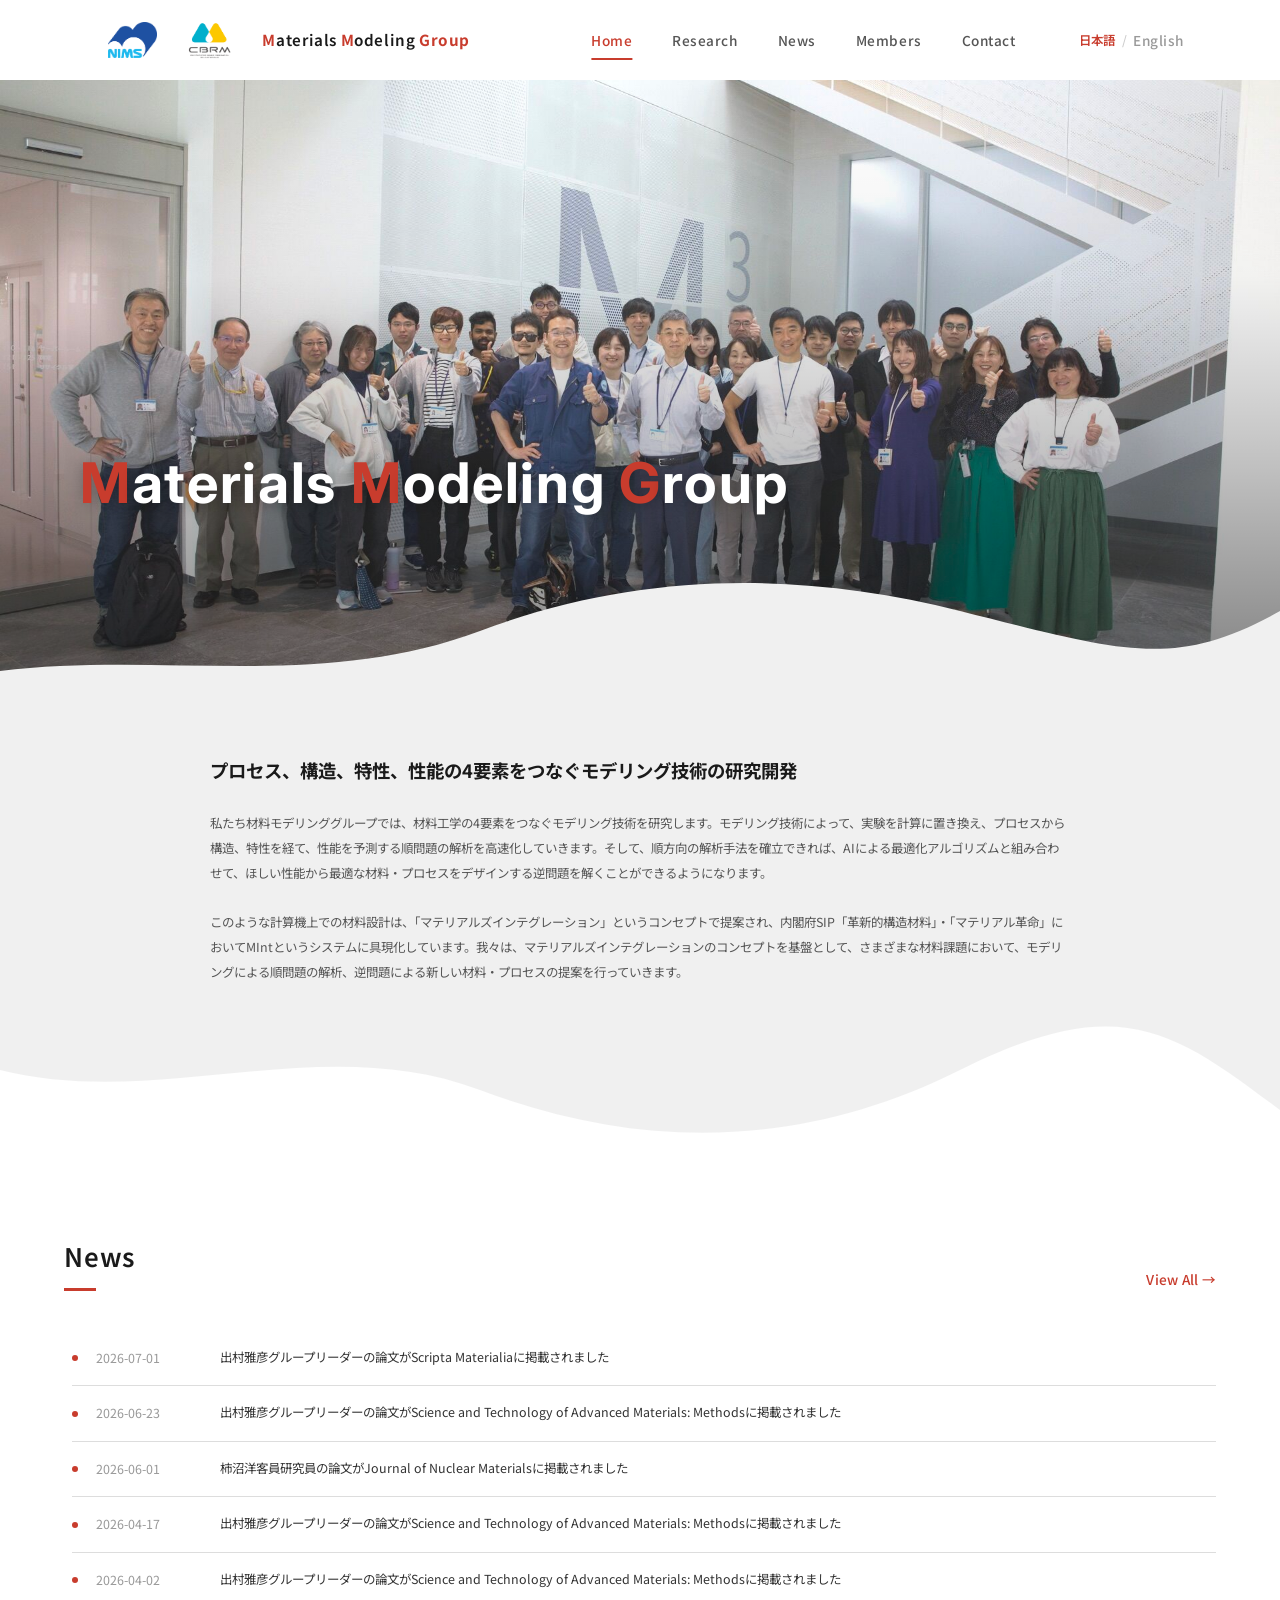
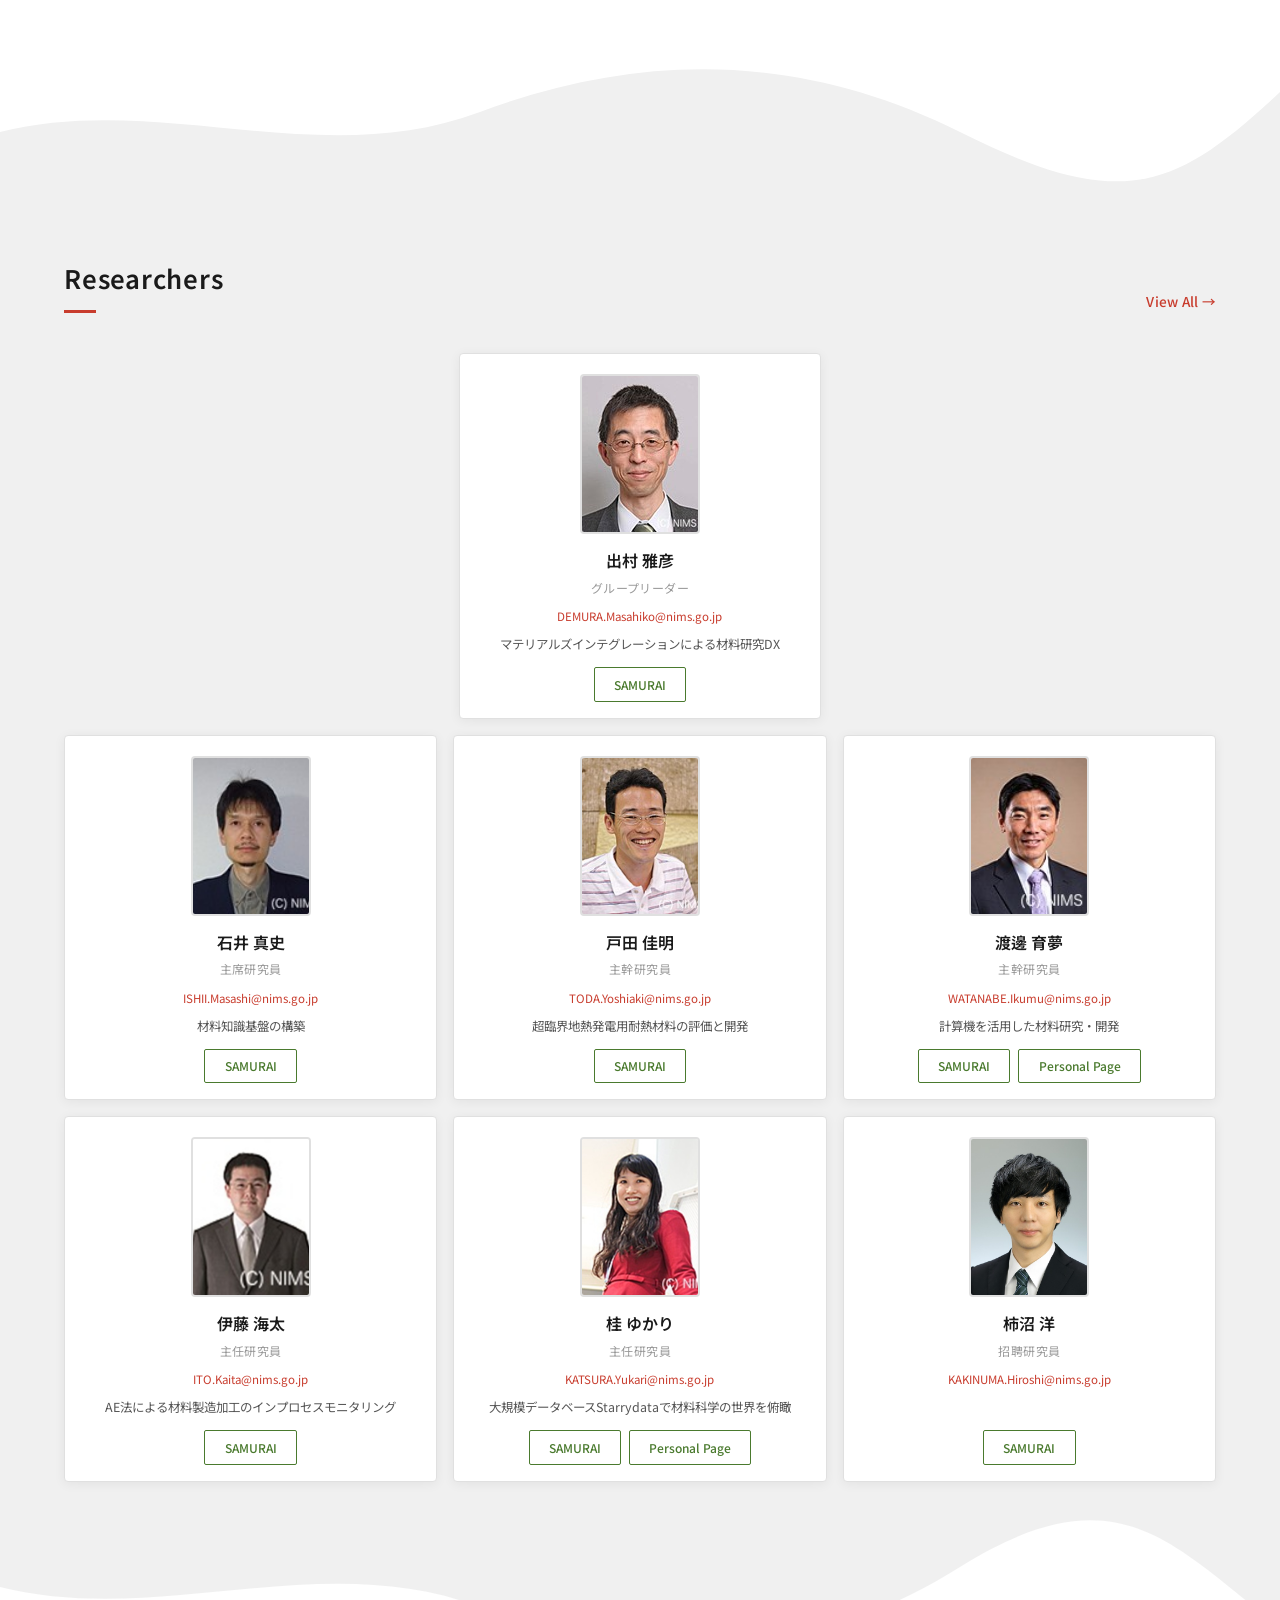
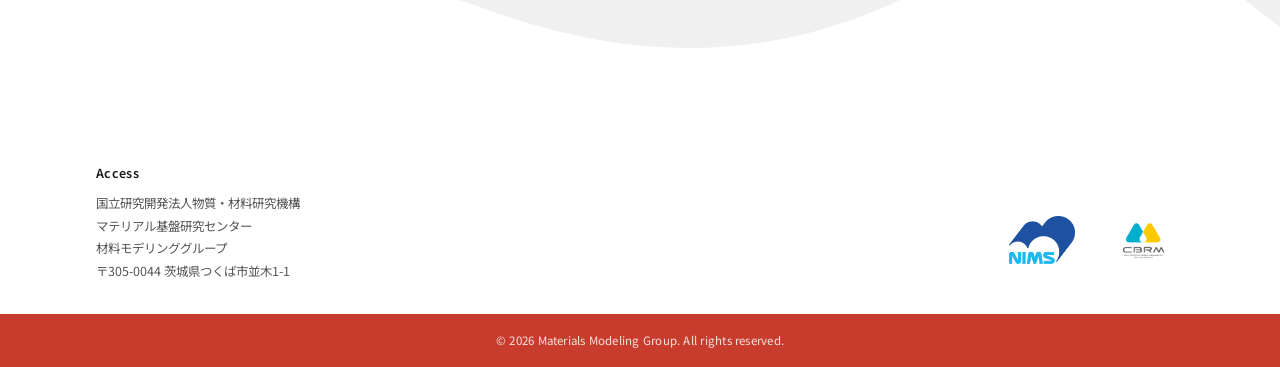
<file: index.html>
<!DOCTYPE html>
<html lang="ja">
<head>
  <meta charset="UTF-8">
  <meta name="viewport" content="width=device-width, initial-scale=1.0">
  <title>Materials Modeling Group</title>
  <link rel="stylesheet" href="css/style.css">
</head>
<body>
  <header class="navbar">
    <div class="navbar-inner">
      <a href="index.html" class="navbar-brand">
        <div class="navbar-logos">
          <img src="images/logo_nims_20190425mark.png" alt="NIMS" class="logo-link" onclick="event.preventDefault();event.stopPropagation();window.open(&#39;https://www.nims.go.jp/&#39;,&#39;_blank&#39;)" style="cursor:pointer">
          <img src="images/cbrm_logo_tate.png" alt="CBRM" class="logo-link" onclick="event.preventDefault();event.stopPropagation();window.open(&#39;https://www.nims.go.jp/cbrm/&#39;,&#39;_blank&#39;)" style="cursor:pointer">
        </div>
        <span class="navbar-brand-text"><span>M</span>aterials <span>M</span>odeling <span>G</span><span class="group-full">roup</span><span class="group-short">r.</span></span>
      </a>
      <nav class="nav-links">
        <a href="index.html" class="active">Home</a>
        <a href="research.html">Research</a>
        <a href="news.html">News</a>
        <a href="members.html">Members</a>
        <a href="contact.html">Contact</a>
        <div class="lang-switcher">
          <span class="lang-active">日本語</span>
          <span class="lang-separator">/</span>
          <a href="index-en.html">English</a>
        </div>
      </nav>
      <button class="hamburger" aria-label="Menu">
        <span></span>
        <span></span>
        <span></span>
      </button>
    </div>
  </header>

  <section class="hero">
    <div class="hero-image">
      <img src="images/mmg_top.jpg" alt="Materials Modeling Group">
      <div class="hero-overlay">
        <h1 class="hero-title"><span class="accent">M</span>aterials <span class="accent">M</span>odeling <span class="accent">G</span>roup</h1>
      </div>
    </div>
    <div class="wave-divider wave-alt">
      <svg viewBox="0 0 1440 220" preserveAspectRatio="none" xmlns="http://www.w3.org/2000/svg">
        <path d="M0,160 C180,140 360,180 540,120 S900,60 1080,100 S1320,160 1440,100 L1440,220 L0,220 Z"/>
      </svg>
    </div>
  </section>

  <section class="section section-alt">
    <div class="container">
      <div class="intro-section fade-in-up">
        <h2 class="intro-heading">プロセス、構造、特性、性能の4要素をつなぐモデリング技術の研究開発</h2>
        <div class="intro-text">
          <p>私たち材料モデリンググループでは、材料工学の4要素をつなぐモデリング技術を研究します。モデリング技術によって、実験を計算に置き換え、プロセスから構造、特性を経て、性能を予測する順問題の解析を高速化していきます。そして、順方向の解析手法を確立できれば、AIによる最適化アルゴリズムと組み合わせて、ほしい性能から最適な材料・プロセスをデザインする逆問題を解くことができるようになります。</p>
          <p>このような計算機上での材料設計は、「マテリアルズインテグレーション」というコンセプトで提案され、内閣府SIP「革新的構造材料」・「マテリアル革命」においてMIntというシステムに具現化しています。我々は、マテリアルズインテグレーションのコンセプトを基盤として、さまざまな材料課題において、モデリングによる順問題の解析、逆問題による新しい材料・プロセスの提案を行っていきます。</p>
        </div>
      </div>
    </div>
    <div class="wave-divider-bottom">
      <svg viewBox="0 0 1440 220" preserveAspectRatio="none" xmlns="http://www.w3.org/2000/svg">
        <path d="M0,80 C180,120 360,40 540,100 S900,160 1080,80 S1320,40 1440,120 L1440,220 L0,220 Z" fill="#fff"/>
      </svg>
    </div>
  </section>

  <section class="section section-white">
    <div class="container">
      <div class="section-header fade-in-up">
        <h2>News</h2>
        <a href="news.html" class="more-link">View All →</a>
      </div>
      <div class="news-timeline fade-in-up" id="top-news">
      </div>
    </div>
    <div class="wave-divider-bottom">
      <svg viewBox="0 0 1440 220" preserveAspectRatio="none" xmlns="http://www.w3.org/2000/svg">
        <path d="M0,120 C180,80 360,160 540,100 S900,40 1080,120 S1320,180 1440,80 L1440,220 L0,220 Z" fill="#f0f0f0"/>
      </svg>
    </div>
  </section>

  <section class="section section-alt">
    <div class="container">
      <div class="section-header fade-in-up">
        <h2>Researchers</h2>
        <a href="members.html" class="more-link">View All →</a>
      </div>
      <div class="top-member-wrapper fade-in-up">
      <div class="top-member-leader">
        <div class="top-member-card">
          <img class="top-member-photo" src="images/出村雅彦.jpg" alt="出村 雅彦">
          <div class="top-member-body">
            <h3 class="top-member-name">出村 雅彦</h3>
            <p class="top-member-title">グループリーダー</p>
            <p class="top-member-email"><a href="mailto:DEMURA.Masahiko@nims.go.jp">DEMURA.Masahiko@nims.go.jp</a></p>
            <p class="top-member-research">マテリアルズインテグレーションによる材料研究DX</p>
            <div class="top-member-buttons">
              <a href="https://samurai.nims.go.jp/profiles/demura_masahiko" class="personal-page-btn" target="_blank">SAMURAI</a>
            </div>
          </div>
        </div>
      </div>
      <div class="top-member-grid">
        <div class="top-member-card">
          <img class="top-member-photo" src="images/石井真史.jpg" alt="石井 真史">
          <div class="top-member-body">
            <h3 class="top-member-name">石井 真史</h3>
            <p class="top-member-title">主席研究員</p>
            <p class="top-member-email"><a href="mailto:ISHII.Masashi@nims.go.jp">ISHII.Masashi@nims.go.jp</a></p>
            <p class="top-member-research">材料知識基盤の構築</p>
            <div class="top-member-buttons">
              <a href="https://samurai.nims.go.jp/profiles/ishii_masashi" class="personal-page-btn" target="_blank">SAMURAI</a>
            </div>
          </div>
        </div>
        <div class="top-member-card">
          <img class="top-member-photo" src="images/戸田佳明.jpg" alt="戸田 佳明">
          <div class="top-member-body">
            <h3 class="top-member-name">戸田 佳明</h3>
            <p class="top-member-title">主幹研究員</p>
            <p class="top-member-email"><a href="mailto:TODA.Yoshiaki@nims.go.jp">TODA.Yoshiaki@nims.go.jp</a></p>
            <p class="top-member-research">超臨界地熱発電用耐熱材料の評価と開発</p>
            <div class="top-member-buttons">
              <a href="https://samurai.nims.go.jp/profiles/toda_yoshiaki" class="personal-page-btn" target="_blank">SAMURAI</a>
            </div>
          </div>
        </div>
        <div class="top-member-card">
          <img class="top-member-photo" src="images/渡邊育夢.jpg" alt="渡邊 育夢">
          <div class="top-member-body">
            <h3 class="top-member-name">渡邊 育夢</h3>
            <p class="top-member-title">主幹研究員</p>
            <p class="top-member-email"><a href="mailto:WATANABE.Ikumu@nims.go.jp">WATANABE.Ikumu@nims.go.jp</a></p>
            <p class="top-member-research">計算機を活用した材料研究・開発</p>
            <div class="top-member-buttons">
              <a href="https://samurai.nims.go.jp/profiles/watanabe_ikumu" class="personal-page-btn" target="_blank">SAMURAI</a>
              <a href="https://www.nims.go.jp/personal/ikumu/" class="personal-page-btn" target="_blank">Personal Page</a>
            </div>
          </div>
        </div>
      </div>
      <div class="top-member-grid">
        <div class="top-member-card">
          <img class="top-member-photo" src="images/伊藤海太.jpg" alt="伊藤 海太">
          <div class="top-member-body">
            <h3 class="top-member-name">伊藤 海太</h3>
            <p class="top-member-title">主任研究員</p>
            <p class="top-member-email"><a href="mailto:ITO.Kaita@nims.go.jp">ITO.Kaita@nims.go.jp</a></p>
            <p class="top-member-research">AE法による材料製造加工のインプロセスモニタリング</p>
            <div class="top-member-buttons">
              <a href="https://samurai.nims.go.jp/profiles/ito_kaita" class="personal-page-btn" target="_blank">SAMURAI</a>
            </div>
          </div>
        </div>
        <div class="top-member-card">
          <img class="top-member-photo" src="images/桂ゆかり.jpg" alt="桂 ゆかり">
          <div class="top-member-body">
            <h3 class="top-member-name">桂 ゆかり</h3>
            <p class="top-member-title">主任研究員</p>
            <p class="top-member-email"><a href="mailto:KATSURA.Yukari@nims.go.jp">KATSURA.Yukari@nims.go.jp</a></p>
            <p class="top-member-research">大規模データベースStarrydataで材料科学の世界を俯瞰</p>
            <div class="top-member-buttons">
              <a href="https://samurai.nims.go.jp/profiles/katsura_yukari" class="personal-page-btn" target="_blank">SAMURAI</a>
              <a href="#" class="personal-page-btn" target="_blank">Personal Page</a>
            </div>
          </div>
        </div>
        <div class="top-member-card">
          <img class="top-member-photo" src="images/柿沼洋.jpg" alt="柿沼 洋">
          <div class="top-member-body">
            <h3 class="top-member-name">柿沼 洋</h3>
            <p class="top-member-title">招聘研究員</p>
            <p class="top-member-email"><a href="mailto:KAKINUMA.Hiroshi@nims.go.jp">KAKINUMA.Hiroshi@nims.go.jp</a></p>
            <p class="top-member-research"></p>
            <div class="top-member-buttons">
              <a href="https://samurai.nims.go.jp/profiles/kakinuma_hiroshi" class="personal-page-btn" target="_blank">SAMURAI</a>
            </div>
          </div>
        </div>
      </div>
      </div>
    </div>
    <div class="wave-divider-bottom">
      <svg viewBox="0 0 1440 220" preserveAspectRatio="none" xmlns="http://www.w3.org/2000/svg">
        <path d="M0,100 C180,140 360,60 540,120 S900,180 1080,80 S1320,60 1440,140 L1440,220 L0,220 Z" fill="#fff"/>
      </svg>
    </div>
  </section>

  <footer class="footer">
    <div class="footer-inner">
      <div class="footer-content">
        <div class="footer-access">
          <p class="footer-access-title">Access</p>
          <p>国立研究開発法人物質・材料研究機構</p>
          <p>マテリアル基盤研究センター</p>
          <p>材料モデリンググループ</p>
          <p>〒305-0044 茨城県つくば市並木1-1</p>
        </div>
        <div class="footer-logos">
          <a href="https://www.nims.go.jp/" target="_blank" rel="noopener"><img src="images/logo_nims_20190425mark.png" alt="NIMS"></a>
          <a href="https://www.nims.go.jp/cbrm/" target="_blank" rel="noopener"><img src="images/cbrm_logo_tate.png" alt="CBRM"></a>
        </div>
      </div>
    </div>
    <div class="footer-bottom">
      <p class="footer-copy">&copy; 2026 Materials Modeling Group. All rights reserved.</p>
    </div>
  </footer>

  <script src="js/main.js"></script>
  <script>
    (function() {
      var el = document.getElementById('top-news');
      if (!el) return;
      var base = location.pathname.substring(0, location.pathname.lastIndexOf('/') + 1);
      fetch(base + 'data/news.json')
        .then(function(r) { return r.json(); })
        .then(function(data) {
          var lang = location.pathname.includes('-en.html') ? 'en' : 'ja';
          data.slice(0, 5).forEach(function(item) {
            var title = lang === 'en' ? (item.title_en || item.title) : item.title;
            var div = document.createElement('div');
            div.className = 'news-timeline-item';
            div.innerHTML = '<span class="date">' + (item.date || '') + '</span><span class="news-title">' + title + '</span>';
            el.appendChild(div);
          });
          el.classList.add('visible');
        });
    })();
  </script>
</body>
</html>
</file>
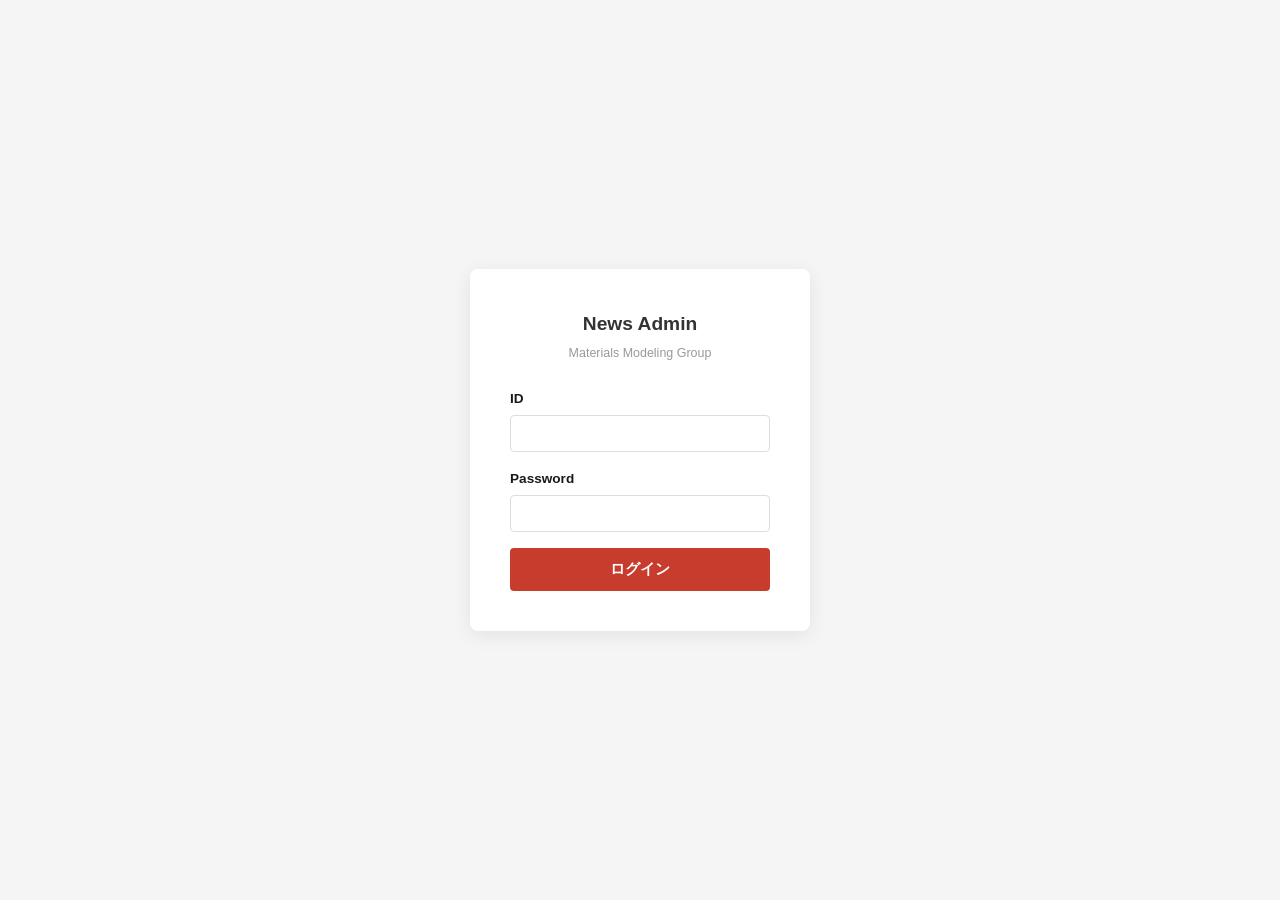
<file: admin/index.html>
<!DOCTYPE html>
<html lang="ja">
<head>
  <meta charset="UTF-8">
  <meta name="viewport" content="width=device-width, initial-scale=1.0">
  <title>News Admin - Materials Modeling Group</title>
  <style>
    * { box-sizing: border-box; margin: 0; padding: 0; }
    body { font-family: 'Noto Sans JP', 'Inter', sans-serif; background: #f5f5f5; color: #333; line-height: 1.6; }
    .container { max-width: 1200px; margin: 2rem auto; padding: 0 1rem; width: 100%; overflow: hidden; }
    .layout { display: flex; gap: 1.5rem; align-items: flex-start; }
    .col-list { flex: 3; min-width: 0; overflow: hidden; }
    .col-form { flex: 7; min-width: 0; position: sticky; top: 1rem; }
    @media (max-width: 900px) {
      .layout { flex-direction: column-reverse; gap: 1rem; }
      .col-list, .col-form { width: 100%; flex: none; position: static; }
    }
    @media (max-width: 480px) {
      .container { padding: 0 0.5rem; margin: 1rem auto; }
      .card { padding: 1rem; }
      h1 { font-size: 1.2rem; }
      .subtitle { font-size: 0.75rem; margin-bottom: 1rem; }
    }
    h1 { font-size: 1.5rem; font-weight: 600; margin-bottom: 0.5rem; color: #1a1a1a; }
    .subtitle { color: #888; font-size: 0.85rem; margin-bottom: 2rem; }
    .card { background: #fff; border-radius: 8px; padding: 2rem; box-shadow: 0 2px 12px rgba(0,0,0,0.06); margin-bottom: 1.5rem; }
    .card h2 { font-size: 1.1rem; font-weight: 600; margin-bottom: 1rem; color: #1a1a1a; }
    .field { margin-bottom: 1.2rem; }
    label { display: block; font-size: 0.85rem; font-weight: 600; color: #1a1a1a; margin-bottom: 0.3rem; }
    label .hint { font-weight: 400; color: #999; font-size: 0.75rem; display: block; margin-top: 0.1rem; }
    input[type="text"], input[type="date"], select, textarea {
      width: 100%; padding: 0.5rem 0.7rem; border: 1px solid #ddd; border-radius: 4px;
      font-size: 0.88rem; font-family: inherit; transition: border-color 0.2s;
    }
    input:focus, select:focus, textarea:focus { outline: none; border-color: #c83c2d; }
    textarea { min-height: 80px; resize: vertical; }
    .btn { display: inline-block; padding: 0.6rem 1.2rem; border: none; border-radius: 4px; font-size: 0.88rem; font-weight: 600; cursor: pointer; transition: background 0.2s; }
    .btn-primary { background: #c83c2d; color: #fff; width: 100%; }
    .btn-primary:hover { background: #a02e22; }
    .btn-primary:disabled { background: #ccc; cursor: not-allowed; }
    .btn-edit { background: #4a7a2e; color: #fff; font-size: 0.78rem; padding: 0.35rem 0.8rem; }
    .btn-edit:hover { background: #3a6224; }
    .btn-delete { background: transparent; color: #c83c2d; border: 1px solid #c83c2d; font-size: 0.78rem; padding: 0.35rem 0.8rem; }
    .btn-delete:hover { background: #fbe9e7; }
    .btn-cancel { background: #eee; color: #666; font-size: 0.78rem; padding: 0.35rem 0.8rem; }
    .btn-cancel:hover { background: #ddd; }
    .btn-save { background: #c83c2d; color: #fff; font-size: 0.78rem; padding: 0.35rem 0.8rem; }
    .btn-save:hover { background: #a02e22; }
    .message { margin-top: 1rem; padding: 0.7rem 1rem; border-radius: 4px; font-size: 0.85rem; display: none; }
    .message.success { display: block; background: #e8f5e9; color: #2e7d32; border: 1px solid #a5d6a7; }
    .message.error { display: block; background: #fbe9e7; color: #c62828; border: 1px solid #ef9a9a; }
    .back-link { display: inline-block; margin-top: 1rem; color: #888; font-size: 0.8rem; text-decoration: none; }
    .back-link:hover { color: #c83c2d; }
    /* フィルタ */
    .filters { display: flex; gap: 0.5rem; align-items: center; margin-bottom: 0.8rem; flex-wrap: wrap; }
    .filters select { padding: 0.3rem 0.5rem; border: 1px solid #ddd; border-radius: 4px; font-size: 0.78rem; font-family: inherit; }
    .filters select:focus { outline: none; border-color: #c83c2d; }
    /* 投稿一覧 */
    .news-item { border: 1px solid #eee; border-radius: 6px; padding: 0.8rem; margin-bottom: 0.6rem; transition: box-shadow 0.2s; overflow: hidden; }
    .news-item:hover { box-shadow: 0 2px 8px rgba(0,0,0,0.06); }
    .news-item-header { display: flex; flex-wrap: wrap; justify-content: space-between; align-items: center; margin-bottom: 0.3rem; gap: 0.3rem; }
    .news-item-meta { display: flex; gap: 0.4rem; align-items: center; min-width: 0; }
    .news-item-meta .cat { background: #f0f0f0; padding: 0.1rem 0.4rem; border-radius: 3px; font-size: 0.68rem; color: #666; white-space: nowrap; }
    .news-item-meta .dt { font-size: 0.7rem; color: #999; white-space: nowrap; }
    .news-item-title { font-size: 0.82rem; font-weight: 600; color: #1a1a1a; margin-bottom: 0.2rem; overflow: hidden; text-overflow: ellipsis; white-space: nowrap; }
    .news-item-body { font-size: 0.72rem; color: #888; line-height: 1.4; overflow: hidden; text-overflow: ellipsis; white-space: nowrap; }
    .news-item-actions { display: flex; gap: 0.3rem; flex-shrink: 0; }
    .loading { text-align: center; color: #999; padding: 2rem; font-size: 0.85rem; }
    /* 編集フォーム（インライン） */
    .edit-form { margin-top: 0.8rem; padding-top: 0.8rem; border-top: 1px solid #eee; }
    .edit-form .field { margin-bottom: 0.8rem; }
    .edit-form label { font-size: 0.78rem; }
    .edit-form input, .edit-form select, .edit-form textarea { font-size: 0.82rem; padding: 0.4rem 0.6rem; }
    .edit-form textarea { min-height: 60px; }
    .edit-actions { display: flex; gap: 0.5rem; justify-content: flex-end; flex-wrap: wrap; }
    .confirm-delete { margin-top: 0.5rem; padding: 0.6rem; background: #fff5f5; border-radius: 4px; font-size: 0.82rem; color: #c62828; display: flex; align-items: center; flex-wrap: wrap; gap: 0.4rem; }
    .confirm-delete .btn { margin-left: 0; }
    /* ログイン画面 */
    .login-overlay {
      position: fixed; top: 0; left: 0; width: 100%; height: 100%;
      background: #f5f5f5; z-index: 9999;
      display: flex; align-items: center; justify-content: center;
    }
    .login-overlay.hidden { display: none; }
    .login-box {
      background: #fff; border-radius: 8px; padding: 2.5rem;
      box-shadow: 0 4px 20px rgba(0,0,0,0.08); width: 340px; max-width: calc(100% - 2rem); text-align: center;
    }
    .login-box h2 { font-size: 1.2rem; margin-bottom: 0.3rem; }
    .login-box .login-sub { color: #999; font-size: 0.78rem; margin-bottom: 1.5rem; }
    .login-box .field { text-align: left; margin-bottom: 1rem; }
    .login-box input[type="text"], .login-box input[type="password"] {
      width: 100%; padding: 0.6rem 0.8rem; border: 1px solid #ddd;
      border-radius: 4px; font-size: 0.9rem; font-family: inherit;
    }
    .login-box input:focus { outline: none; border-color: #c83c2d; }
    .login-box .btn-login {
      width: 100%; padding: 0.7rem; background: #c83c2d; color: #fff;
      border: none; border-radius: 4px; font-size: 0.95rem; font-weight: 600;
      cursor: pointer; transition: background 0.2s;
    }
    .login-box .btn-login:hover { background: #a02e22; }
    .login-error { color: #c62828; font-size: 0.8rem; margin-top: 0.8rem; display: none; }
    .admin-content.locked { display: none; }
  </style>
</head>
<body>
  <!-- ログイン画面 -->
  <div class="login-overlay" id="login-overlay">
    <div class="login-box">
      <h2>News Admin</h2>
      <p class="login-sub">Materials Modeling Group</p>
      <form id="login-form">
        <div class="field">
          <label>ID</label>
          <input type="text" id="login-id" autocomplete="username">
        </div>
        <div class="field">
          <label>Password</label>
          <input type="password" id="login-pw" autocomplete="current-password">
        </div>
        <button type="submit" class="btn-login">ログイン</button>
      </form>
      <p class="login-error" id="login-error">IDまたはパスワードが正しくありません</p>
    </div>
  </div>

  <!-- 管理画面本体 -->
  <div class="container admin-content locked" id="admin-content">
    <h1>News Admin</h1>
    <p class="subtitle">Materials Modeling Group - ニュース管理</p>

    <div class="layout">
      <!-- 左: 投稿一覧 -->
      <div class="col-list">
        <div class="card">
          <h2>投稿一覧</h2>
          <div class="filters">
            <select id="filter-year" onchange="renderList()">
              <option value="">すべての年</option>
            </select>
            <select id="filter-category" onchange="renderList()">
              <option value="">すべてのカテゴリ</option>
            </select>
            <span id="filter-count" style="font-size:0.75rem;color:#999;margin-left:0.3rem;"></span>
          </div>
          <div id="news-list">
            <p class="loading">読み込み中...</p>
          </div>
        </div>
      </div>

      <!-- 右: 新規投稿 -->
      <div class="col-form">
        <div class="card">
          <h2>新規投稿</h2>
          <form id="news-form">
            <div class="field">
              <label>日付</label>
              <input type="date" id="date">
            </div>
            <div class="field">
              <label>カテゴリ</label>
              <select id="category">
                <option value="">選択してください</option>
                <option value="お知らせ">お知らせ / Announcement</option>
                <option value="プレスリリース">プレスリリース / Press Release</option>
                <option value="受賞">受賞 / Award</option>
                <option value="メディア">メディア / Media</option>
                <option value="イベント">イベント / Event</option>
              </select>
            </div>
            <div class="field">
              <label>タイトル（日本語）</label>
              <input type="text" id="title_ja">
            </div>
            <div class="field">
              <label>タイトル（英語）</label>
              <input type="text" id="title_en">
            </div>
            <div class="field">
              <label>関連URL<span class="hint">受賞・プレスリリース等のリンク先URL。指定するとタイトルがリンクになります</span></label>
              <input type="text" id="url" placeholder="https://www.nims.go.jp/press/2025/04/202504150.html">
            </div>
            <div class="field">
              <label>論文/講演タイトル<span class="hint">論文の正式タイトルまたは講演タイトル。DOIを併せて指定するとDOIリンクになります</span></label>
              <input type="text" id="paper_title" placeholder="Modular metamaterials with deep learning...">
            </div>
            <div class="field">
              <label>DOI<span class="hint">論文DOI（例: 10.1016/j.matdes.2026.115584）。論文以外は空欄</span></label>
              <input type="text" id="doi" placeholder="10.1016/j.matdes.2026.115584">
            </div>
            <div class="field">
              <label>学会名<span class="hint">招待講演の場合に入力。学会名・日時・発表者から本文が自動構成されます（本文欄が空の場合）</span></label>
              <input type="text" id="event_name" placeholder="XVIII International Conference on Computational Plasticity">
            </div>
            <div class="field">
              <label>発表者<span class="hint">招待講演の場合に入力（例: Ikumu Watanabe）</span></label>
              <input type="text" id="presenters" placeholder="Ikumu Watanabe">
            </div>
            <div class="field">
              <label>本文（日本語）<span class="hint">直接入力、または上の学会名・発表者欄から自動構成。リンク: &lt;a href="URL" target="_blank"&gt;テキスト&lt;/a&gt;</span></label>
              <textarea id="body_ja"></textarea>
            </div>
            <div class="field">
              <label>本文（英語）<span class="hint">Links: &lt;a href="URL" target="_blank"&gt;text&lt;/a&gt;</span></label>
              <textarea id="body_en"></textarea>
            </div>
            <button type="submit" class="btn btn-primary" id="submit-btn">投稿する</button>
          </form>
          <div class="message" id="message"></div>
        </div>
        <a href="../index.html" class="back-link">← ホームページに戻る</a>
      </div>
    </div>
  </div>

  <script>
    // ── 認証 ──
    var AUTH_HASH = '689813bce2ef03cec19b7ff3573373d7051931338043071b0b6c778a0e297b1f';

    async function sha256(text) {
      var buf = await crypto.subtle.digest('SHA-256', new TextEncoder().encode(text));
      return Array.from(new Uint8Array(buf)).map(function(b) { return b.toString(16).padStart(2, '0'); }).join('');
    }

    // セッション確認
    if (sessionStorage.getItem('admin_auth') === AUTH_HASH) {
      document.getElementById('login-overlay').classList.add('hidden');
      document.getElementById('admin-content').classList.remove('locked');
    }

    document.getElementById('login-form').addEventListener('submit', async function(e) {
      e.preventDefault();
      var id = document.getElementById('login-id').value;
      var pw = document.getElementById('login-pw').value;
      var hash = await sha256(id + ':' + pw);
      if (hash === AUTH_HASH) {
        sessionStorage.setItem('admin_auth', AUTH_HASH);
        document.getElementById('login-overlay').classList.add('hidden');
        document.getElementById('admin-content').classList.remove('locked');
        loadNews();
      } else {
        document.getElementById('login-error').style.display = 'block';
      }
    });

    var GAS_URL = 'https://script.google.com/macros/s/AKfycbx_u67JnXKn5Fb3tcD6fQyn1as28Im6gcgdK7Mb9UAD6V3jCS2-Qn7tJYK14P9UN6qB/exec';

    var CATEGORY_EN = {
      'お知らせ': 'Announcement', 'プレスリリース': 'Press Release',
      '受賞': 'Award', 'メディア': 'Media', 'イベント': 'Event'
    };
    var CATEGORY_EN_TO_JA = {};
    Object.keys(CATEGORY_EN).forEach(function(k) { CATEGORY_EN_TO_JA[CATEGORY_EN[k]] = k; });

    var newsList = [];

    // ── 一覧読み込み ──
    function loadNews() {
      var listEl = document.getElementById('news-list');
      listEl.innerHTML = '<p class="loading">読み込み中...</p>';
      fetch(GAS_URL)
        .then(function(r) { return r.json(); })
        .then(function(res) {
          if (res.status !== 'ok') throw new Error(res.message);
          newsList = res.data;
          buildFilterOptions();
          renderList();
        })
        .catch(function(err) {
          listEl.innerHTML = '<p class="loading">読み込みに失敗しました: ' + err.message + '</p>';
        });
    }

    function buildFilterOptions() {
      var years = {};
      var categories = {};
      newsList.forEach(function(item) {
        var y = (item.date || '').substring(0, 4);
        if (y) years[y] = true;
        var c = item.category || '';
        if (c) categories[c] = true;
      });
      var yearSel = document.getElementById('filter-year');
      var curYear = yearSel.value;
      yearSel.innerHTML = '<option value="">すべての年</option>';
      Object.keys(years).sort().reverse().forEach(function(y) {
        yearSel.innerHTML += '<option value="' + y + '"' + (y === curYear ? ' selected' : '') + '>' + y + '年</option>';
      });
      var catSel = document.getElementById('filter-category');
      var curCat = catSel.value;
      catSel.innerHTML = '<option value="">すべてのカテゴリ</option>';
      Object.keys(categories).sort().forEach(function(c) {
        catSel.innerHTML += '<option value="' + esc(c) + '"' + (c === curCat ? ' selected' : '') + '>' + esc(c) + '</option>';
      });
    }

    function renderList() {
      var listEl = document.getElementById('news-list');
      if (!newsList.length) { listEl.innerHTML = '<p class="loading">ニュースはありません</p>'; return; }

      var filterYear = document.getElementById('filter-year').value;
      var filterCat = document.getElementById('filter-category').value;

      listEl.innerHTML = '';
      var shown = 0;
      newsList.forEach(function(item, i) {
        if (filterYear && !(item.date || '').startsWith(filterYear)) return;
        if (filterCat && item.category !== filterCat) return;
        shown++;

        var div = document.createElement('div');
        div.className = 'news-item';
        div.id = 'news-item-' + i;
        div.innerHTML =
          '<div class="news-item-header">' +
            '<div class="news-item-meta">' +
              '<span class="cat">' + esc(item.category) + '</span>' +
              '<span class="dt">' + esc(item.date) + '</span>' +
            '</div>' +
            '<div class="news-item-actions">' +
              '<button class="btn btn-edit" onclick="startEdit(' + i + ')">編集</button>' +
              '<button class="btn btn-delete" onclick="confirmDelete(' + i + ')">削除</button>' +
            '</div>' +
          '</div>' +
          '<div class="news-item-title">' + esc(item.title) + '</div>' +
          '<div class="news-item-body">' + esc(item.title_en) + '</div>' +
          '<div id="edit-area-' + i + '"></div>';
        listEl.appendChild(div);
      });

      document.getElementById('filter-count').textContent = shown + ' / ' + newsList.length + '件';
      if (!shown) listEl.innerHTML = '<p class="loading">該当するニュースはありません</p>';
    }

    function esc(s) { var d = document.createElement('div'); d.textContent = s || ''; return d.innerHTML; }

    function formatDateJa(iso) {
      if (!iso) return '';
      var p = iso.split('-');
      return parseInt(p[0]) + '年' + parseInt(p[1]) + '月' + parseInt(p[2]) + '日';
    }

    // ── 編集 ──
    function startEdit(index) {
      var item = newsList[index];
      var area = document.getElementById('edit-area-' + index);
      var bodyJa = (item.body || '').replace(/<br>/g, '\n');
      var bodyEn = (item.body_en || '').replace(/<br>/g, '\n');
      area.innerHTML =
        '<div class="edit-form">' +
          '<div class="field"><label>日付</label><input type="date" id="edit-date-' + index + '" value="' + esc(item.date) + '"></div>' +
          '<div class="field"><label>カテゴリ</label>' + buildCategorySelect('edit-cat-' + index, item.category) + '</div>' +
          '<div class="field"><label>タイトル（日本語）</label><input type="text" id="edit-title-ja-' + index + '" value="' + esc(item.title) + '"></div>' +
          '<div class="field"><label>タイトル（英語）</label><input type="text" id="edit-title-en-' + index + '" value="' + esc(item.title_en) + '"></div>' +
          '<div class="field"><label>関連URL</label><input type="text" id="edit-url-' + index + '" value="' + esc(item.url) + '" placeholder="https://www.nims.go.jp/press/..."></div>' +
          '<div class="field"><label>論文/講演タイトル</label><input type="text" id="edit-paper-title-' + index + '" value="' + esc(item.paper_title) + '" placeholder="Modular metamaterials with deep learning..."></div>' +
          '<div class="field"><label>DOI</label><input type="text" id="edit-doi-' + index + '" value="' + esc(item.doi) + '" placeholder="10.1016/j.matdes.2026.115584"></div>' +
          '<div class="field"><label>本文（日本語）</label><textarea id="edit-body-ja-' + index + '">' + esc(bodyJa) + '</textarea></div>' +
          '<div class="field"><label>本文（英語）</label><textarea id="edit-body-en-' + index + '">' + esc(bodyEn) + '</textarea></div>' +
          '<div class="edit-actions">' +
            '<button class="btn btn-cancel" onclick="cancelEdit(' + index + ')">キャンセル</button>' +
            '<button class="btn btn-save" onclick="saveEdit(' + index + ')">保存</button>' +
          '</div>' +
        '</div>';
    }

    function buildCategorySelect(id, current) {
      var opts = ['お知らせ', 'プレスリリース', '受賞', 'メディア', 'イベント'];
      var html = '<select id="' + id + '">';
      opts.forEach(function(o) {
        html += '<option value="' + o + '"' + (o === current ? ' selected' : '') + '>' + o + ' / ' + CATEGORY_EN[o] + '</option>';
      });
      return html + '</select>';
    }

    function cancelEdit(index) {
      document.getElementById('edit-area-' + index).innerHTML = '';
    }

    function saveEdit(index) {
      var cat = document.getElementById('edit-cat-' + index).value;
      var entry = {
        date: document.getElementById('edit-date-' + index).value,
        category: cat,
        category_en: CATEGORY_EN[cat] || cat,
        title: document.getElementById('edit-title-ja-' + index).value,
        title_en: document.getElementById('edit-title-en-' + index).value,
        url: document.getElementById('edit-url-' + index).value.trim(),
        paper_title: document.getElementById('edit-paper-title-' + index).value.trim(),
        doi: document.getElementById('edit-doi-' + index).value.trim(),
        body: document.getElementById('edit-body-ja-' + index).value,
        body_en: document.getElementById('edit-body-en-' + index).value
      };

      sendAction({ action: 'edit', index: index, entry: entry }, '編集しました', function() { loadNews(); });
    }

    // ── 削除 ──
    function confirmDelete(index) {
      var area = document.getElementById('edit-area-' + index);
      area.innerHTML =
        '<div class="confirm-delete">' +
          'この投稿を削除しますか？' +
          '<button class="btn btn-cancel" onclick="cancelEdit(' + index + ')">キャンセル</button>' +
          '<button class="btn btn-delete" onclick="doDelete(' + index + ')">削除する</button>' +
        '</div>';
    }

    function doDelete(index) {
      sendAction({ action: 'delete', index: index }, '削除しました', function() { loadNews(); });
    }

    // ── 新規投稿 ──
    document.getElementById('news-form').addEventListener('submit', function(e) {
      e.preventDefault();
      var btn = document.getElementById('submit-btn');
      btn.disabled = true; btn.textContent = '送信中...';

      var cat = document.getElementById('category').value;
      var dateVal = document.getElementById('date').value;
      var eventName = document.getElementById('event_name').value.trim();
      var presentersVal = document.getElementById('presenters').value.trim();
      var manualBody = document.getElementById('body_ja').value;

      // 学会名が入力されていれば招待講演の本文を自動生成
      var bodyJa = manualBody;
      if (eventName) {
        var lines = [];
        lines.push('学会名：' + eventName);
        if (dateVal) lines.push('日時：' + formatDateJa(dateVal));
        if (presentersVal) lines.push('発表者：' + presentersVal);
        if (manualBody) lines.push(manualBody);
        bodyJa = lines.join('\n');
      }

      var payload = {
        action: 'add',
        date: dateVal,
        category: cat,
        category_en: CATEGORY_EN[cat] || cat,
        title: document.getElementById('title_ja').value,
        title_en: document.getElementById('title_en').value,
        url: document.getElementById('url').value.trim(),
        paper_title: document.getElementById('paper_title').value.trim(),
        doi: document.getElementById('doi').value.trim(),
        body: bodyJa,
        body_en: document.getElementById('body_en').value
      };

      sendAction(payload, '投稿しました', function() {
        document.getElementById('news-form').reset();
        loadNews();
      }, function() {
        btn.disabled = false; btn.textContent = '投稿する';
      });
    });

    // ── GASへの送信 ──
    function sendAction(payload, successMsg, onSuccess, onFinally) {
      fetch(GAS_URL, {
        method: 'POST',
        headers: { 'Content-Type': 'text/plain' },
        body: JSON.stringify(payload)
      })
      .then(function(r) { return r.json(); })
      .then(function(res) {
        if (res.status !== 'ok') throw new Error(res.message);
        showMessage('success', successMsg + '（反映まで数分かかります）');
        if (onSuccess) onSuccess();
      })
      .catch(function(err) {
        showMessage('error', '失敗しました: ' + err.message);
      })
      .finally(function() {
        var btn = document.getElementById('submit-btn');
        btn.disabled = false; btn.textContent = '投稿する';
        if (onFinally) onFinally();
      });
    }

    function showMessage(type, text) {
      var el = document.getElementById('message');
      el.className = 'message ' + type;
      el.textContent = text;
    }

    // ── 初期読み込み（ログイン済みの場合のみ） ──
    if (sessionStorage.getItem('admin_auth') === AUTH_HASH) {
      loadNews();
    }
  </script>
</body>
</html>
</file>
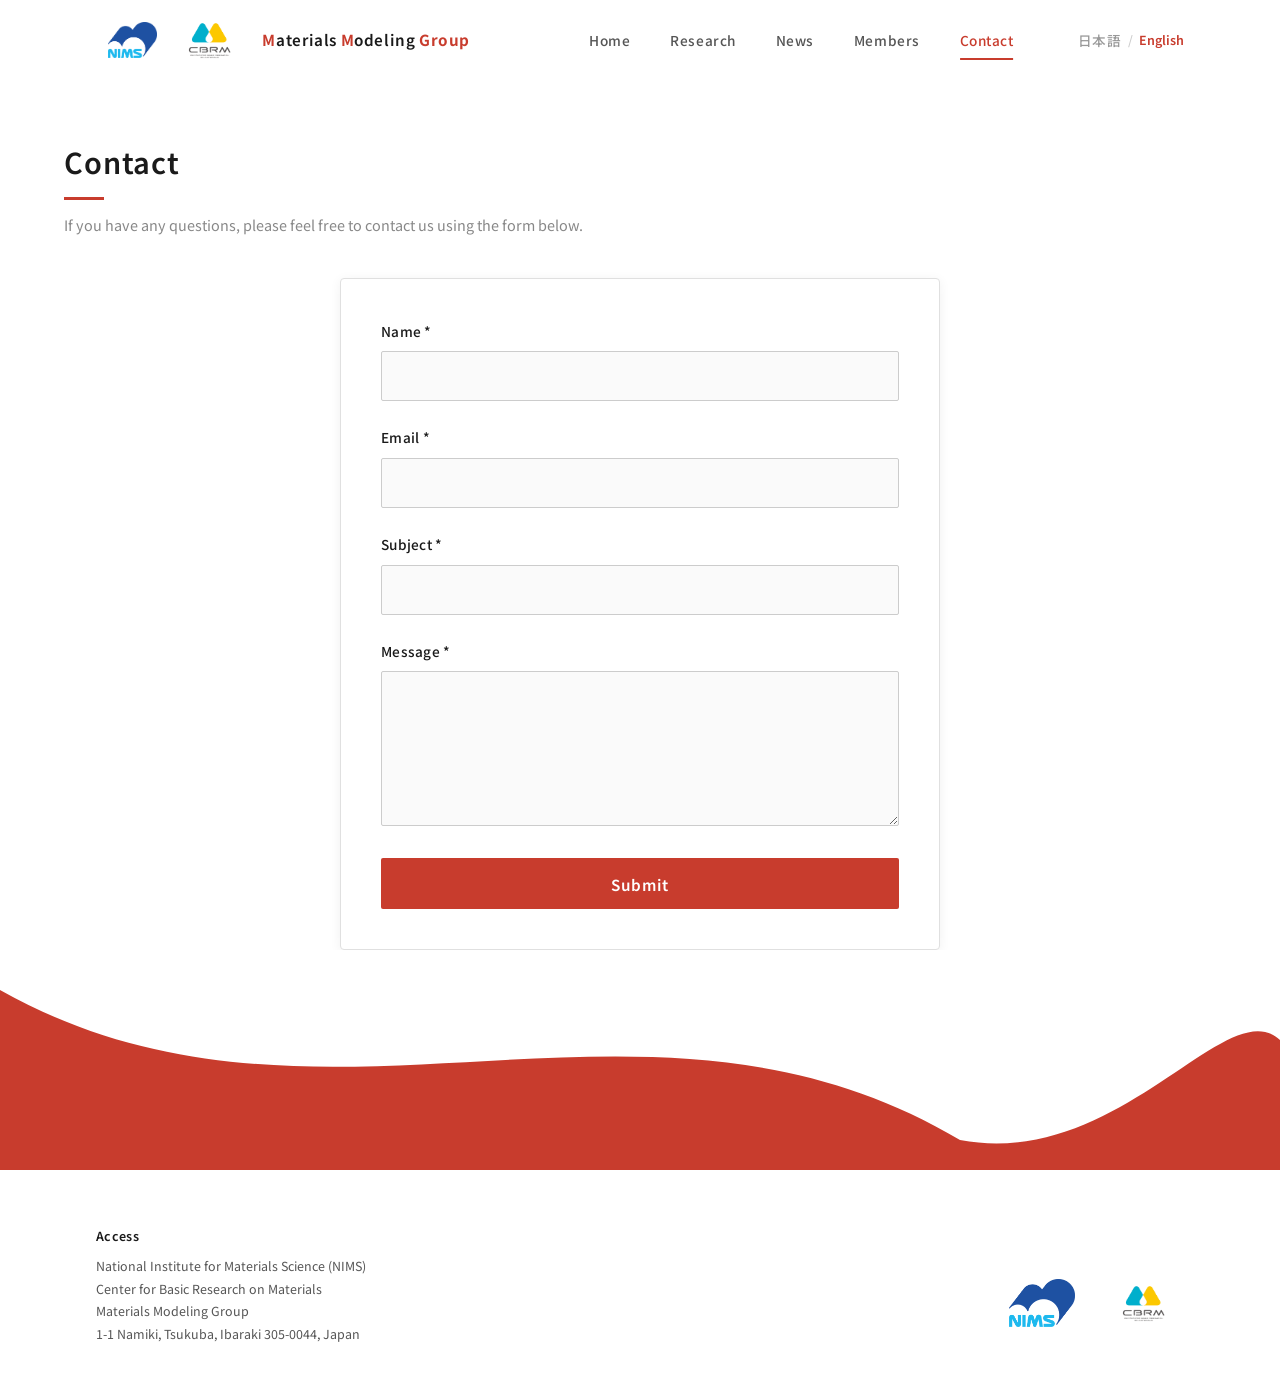
<file: contact-en.html>
<!DOCTYPE html>
<html lang="en">
<head>
  <meta charset="UTF-8">
  <meta name="viewport" content="width=device-width, initial-scale=1.0">
  <title>Contact - Materials Modeling Group</title>
  <link rel="stylesheet" href="css/style.css">
</head>
<body>
  <header class="navbar">
    <div class="navbar-inner">
      <a href="index-en.html" class="navbar-brand">
        <div class="navbar-logos">
          <img src="images/logo_nims_20190425mark.png" alt="NIMS" class="logo-link" onclick="event.preventDefault();event.stopPropagation();window.open(&#39;https://www.nims.go.jp/&#39;,&#39;_blank&#39;)" style="cursor:pointer">
          <img src="images/cbrm_logo_tate.png" alt="CBRM" class="logo-link" onclick="event.preventDefault();event.stopPropagation();window.open(&#39;https://www.nims.go.jp/cbrm/&#39;,&#39;_blank&#39;)" style="cursor:pointer">
        </div>
        <span class="navbar-brand-text"><span>M</span>aterials <span>M</span>odeling <span>G</span><span class="group-full">roup</span><span class="group-short">r.</span></span>
      </a>
      <nav class="nav-links">
        <a href="index-en.html">Home</a>
        <a href="research-en.html">Research</a>
        <a href="news-en.html">News</a>
        <a href="members-en.html">Members</a>
        <a href="contact-en.html" class="active">Contact</a>
        <div class="lang-switcher">
          <a href="contact.html">日本語</a>
          <span class="lang-separator">/</span>
          <span class="lang-active">English</span>
        </div>
      </nav>
      <button class="hamburger" aria-label="Menu">
        <span></span>
        <span></span>
        <span></span>
      </button>
    </div>
  </header>

  <main>
    <div class="container">
      <div class="page-header">
        <h1>Contact</h1>
        <p>If you have any questions, please feel free to contact us using the form below.</p>
      </div>

      <div class="contact-form fade-in-up">
        <div class="form-card" id="form-container">
          <form id="contact-form" onsubmit="return handleSubmit(event)">
            <div class="form-group">
              <label for="name">Name *</label>
              <input type="text" id="name" name="name" required>
              <p class="error-message hidden" id="name-error">Please enter your name</p>
            </div>

            <div class="form-group">
              <label for="email">Email *</label>
              <input type="email" id="email" name="email" required>
              <p class="error-message hidden" id="email-error">Please enter a valid email address</p>
            </div>

            <div class="form-group">
              <label for="subject">Subject *</label>
              <input type="text" id="subject" name="subject" required>
              <p class="error-message hidden" id="subject-error">Please enter a subject</p>
            </div>

            <div class="form-group">
              <label for="message">Message *</label>
              <textarea id="message" name="message" rows="6" required></textarea>
              <p class="error-message hidden" id="message-error">Please enter a message with at least 10 characters</p>
            </div>

            <button type="submit" class="btn-primary">Submit</button>
          </form>
        </div>

        <div class="form-card success-message hidden" id="success-container">
          <h2>Thank you for your inquiry</h2>
          <p>We will review your message and get back to you shortly.</p>
          <button class="btn-primary" onclick="resetForm()">New Inquiry</button>
        </div>
      </div>
    </div>
  </main>

  <div class="footer-wave">
    <svg viewBox="0 0 1440 220" preserveAspectRatio="none" xmlns="http://www.w3.org/2000/svg">
      <path d="M0,40 C360,220 720,0 1080,190 C1260,220 1380,40 1440,90 L1440,220 L0,220 Z"/>
    </svg>
  </div>

  <footer class="footer">
    <div class="footer-inner">
      <div class="footer-content">
        <div class="footer-access">
          <p class="footer-access-title">Access</p>
          <p>National Institute for Materials Science (NIMS)</p>
          <p>Center for Basic Research on Materials</p>
          <p>Materials Modeling Group</p>
          <p>1-1 Namiki, Tsukuba, Ibaraki 305-0044, Japan</p>
        </div>
        <div class="footer-logos">
          <a href="https://www.nims.go.jp/" target="_blank" rel="noopener"><img src="images/logo_nims_20190425mark.png" alt="NIMS"></a>
          <a href="https://www.nims.go.jp/cbrm/" target="_blank" rel="noopener"><img src="images/cbrm_logo_tate.png" alt="CBRM"></a>
        </div>
      </div>
      <p class="footer-copy">&copy; 2026 Materials Modeling Group. All rights reserved.</p>
    </div>
  </footer>

  <script src="js/contact.js"></script>
  <script src="js/main.js"></script>
</body>
</html>
</file>
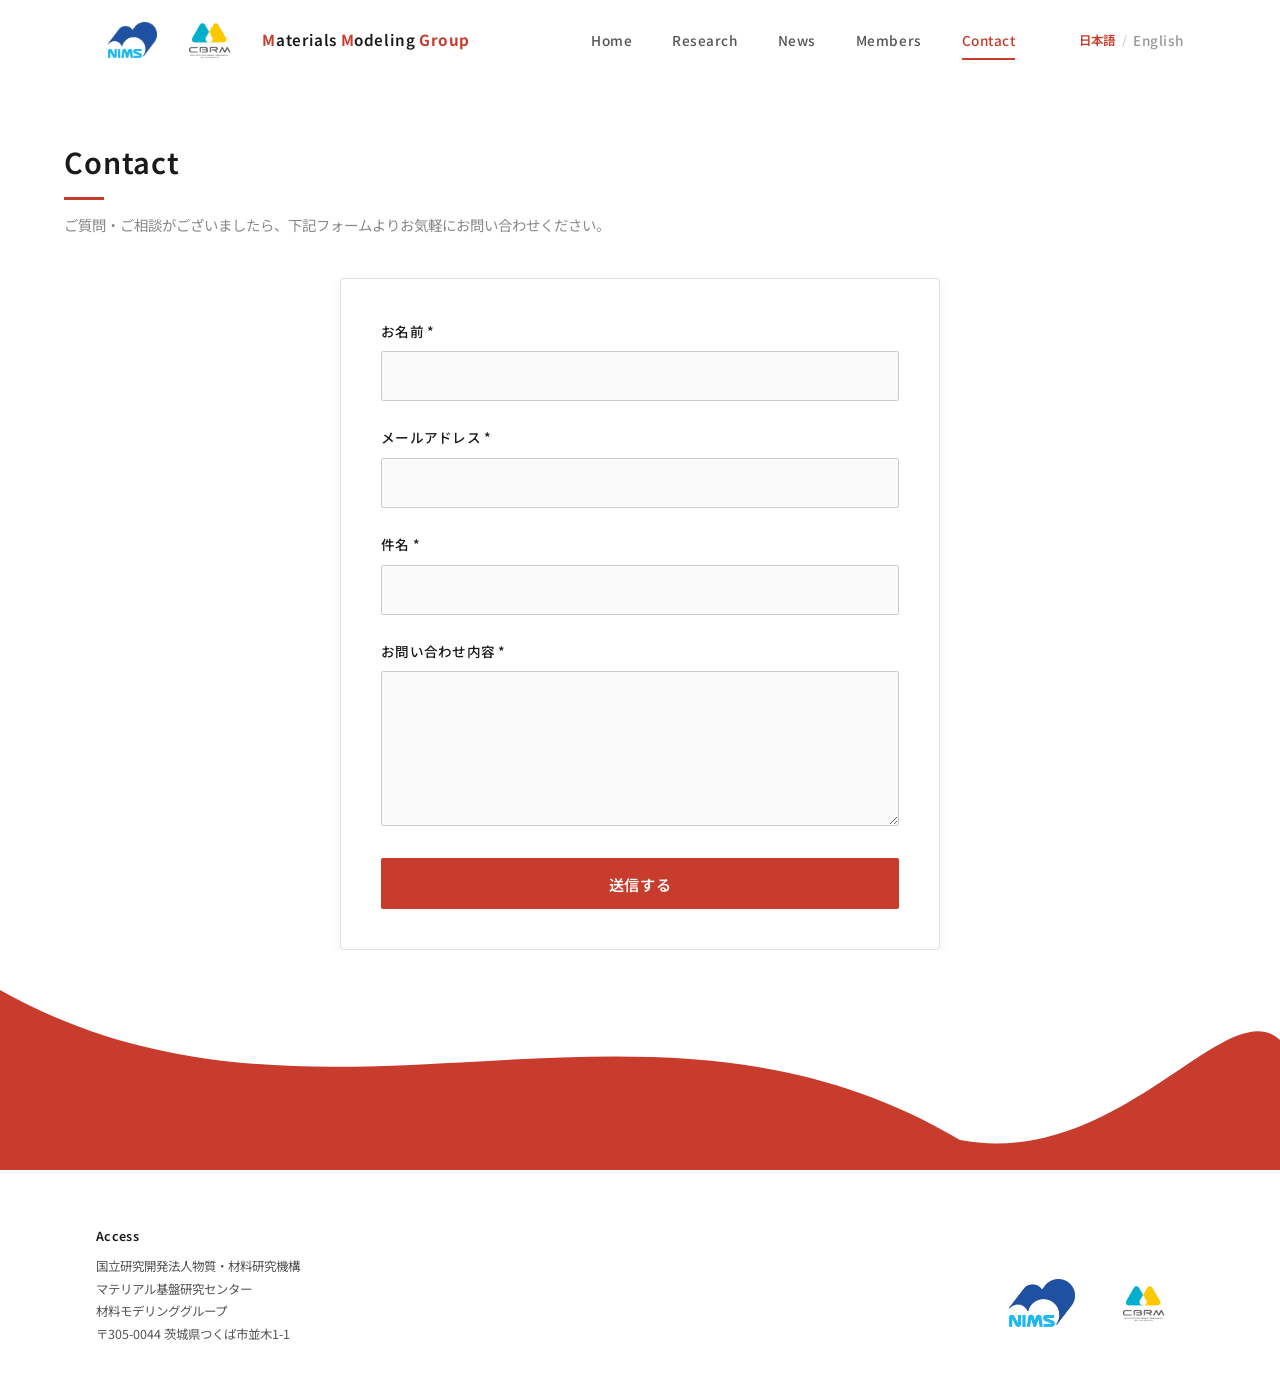
<file: contact.html>
<!DOCTYPE html>
<html lang="ja">
<head>
  <meta charset="UTF-8">
  <meta name="viewport" content="width=device-width, initial-scale=1.0">
  <title>Contact - Materials Modeling Group</title>
  <link rel="stylesheet" href="css/style.css">
</head>
<body>
  <header class="navbar">
    <div class="navbar-inner">
      <a href="index.html" class="navbar-brand">
        <div class="navbar-logos">
          <img src="images/logo_nims_20190425mark.png" alt="NIMS" class="logo-link" onclick="event.preventDefault();event.stopPropagation();window.open(&#39;https://www.nims.go.jp/&#39;,&#39;_blank&#39;)" style="cursor:pointer">
          <img src="images/cbrm_logo_tate.png" alt="CBRM" class="logo-link" onclick="event.preventDefault();event.stopPropagation();window.open(&#39;https://www.nims.go.jp/cbrm/&#39;,&#39;_blank&#39;)" style="cursor:pointer">
        </div>
        <span class="navbar-brand-text"><span>M</span>aterials <span>M</span>odeling <span>G</span><span class="group-full">roup</span><span class="group-short">r.</span></span>
      </a>
      <nav class="nav-links">
        <a href="index.html">Home</a>
        <a href="research.html">Research</a>
        <a href="news.html">News</a>
        <a href="members.html">Members</a>
        <a href="contact.html" class="active">Contact</a>
        <div class="lang-switcher">
          <span class="lang-active">日本語</span>
          <span class="lang-separator">/</span>
          <a href="contact-en.html">English</a>
        </div>
      </nav>
      <button class="hamburger" aria-label="Menu">
        <span></span>
        <span></span>
        <span></span>
      </button>
    </div>
  </header>

  <main>
    <div class="container">
      <div class="page-header">
        <h1>Contact</h1>
        <p>ご質問・ご相談がございましたら、下記フォームよりお気軽にお問い合わせください。</p>
      </div>

      <div class="contact-form fade-in-up">
        <div class="form-card" id="form-container">
          <form id="contact-form" onsubmit="return handleSubmit(event)">
            <div class="form-group">
              <label for="name">お名前 *</label>
              <input type="text" id="name" name="name" required>
              <p class="error-message hidden" id="name-error">お名前を入力してください</p>
            </div>

            <div class="form-group">
              <label for="email">メールアドレス *</label>
              <input type="email" id="email" name="email" required>
              <p class="error-message hidden" id="email-error">有効なメールアドレスを入力してください</p>
            </div>

            <div class="form-group">
              <label for="subject">件名 *</label>
              <input type="text" id="subject" name="subject" required>
              <p class="error-message hidden" id="subject-error">件名を入力してください</p>
            </div>

            <div class="form-group">
              <label for="message">お問い合わせ内容 *</label>
              <textarea id="message" name="message" rows="6" required></textarea>
              <p class="error-message hidden" id="message-error">お問い合わせ内容を10文字以上で入力してください</p>
            </div>

            <button type="submit" class="btn-primary">送信する</button>
          </form>
        </div>

        <div class="form-card success-message hidden" id="success-container">
          <h2>お問い合わせありがとうございます</h2>
          <p>内容を確認の上、担当者よりご連絡いたします。</p>
          <button class="btn-primary" onclick="resetForm()">新しいお問い合わせ</button>
        </div>
      </div>
    </div>
  </main>

  <div class="footer-wave">
    <svg viewBox="0 0 1440 220" preserveAspectRatio="none" xmlns="http://www.w3.org/2000/svg">
      <path d="M0,40 C360,220 720,0 1080,190 C1260,220 1380,40 1440,90 L1440,220 L0,220 Z"/>
    </svg>
  </div>

  <footer class="footer">
    <div class="footer-inner">
      <div class="footer-content">
        <div class="footer-access">
          <p class="footer-access-title">Access</p>
          <p>国立研究開発法人物質・材料研究機構</p>
          <p>マテリアル基盤研究センター</p>
          <p>材料モデリンググループ</p>
          <p>〒305-0044 茨城県つくば市並木1-1</p>
        </div>
        <div class="footer-logos">
          <a href="https://www.nims.go.jp/" target="_blank" rel="noopener"><img src="images/logo_nims_20190425mark.png" alt="NIMS"></a>
          <a href="https://www.nims.go.jp/cbrm/" target="_blank" rel="noopener"><img src="images/cbrm_logo_tate.png" alt="CBRM"></a>
        </div>
      </div>
      <p class="footer-copy">&copy; 2026 Materials Modeling Group. All rights reserved.</p>
    </div>
  </footer>

  <script src="js/contact.js"></script>
  <script src="js/main.js"></script>
</body>
</html>
</file>
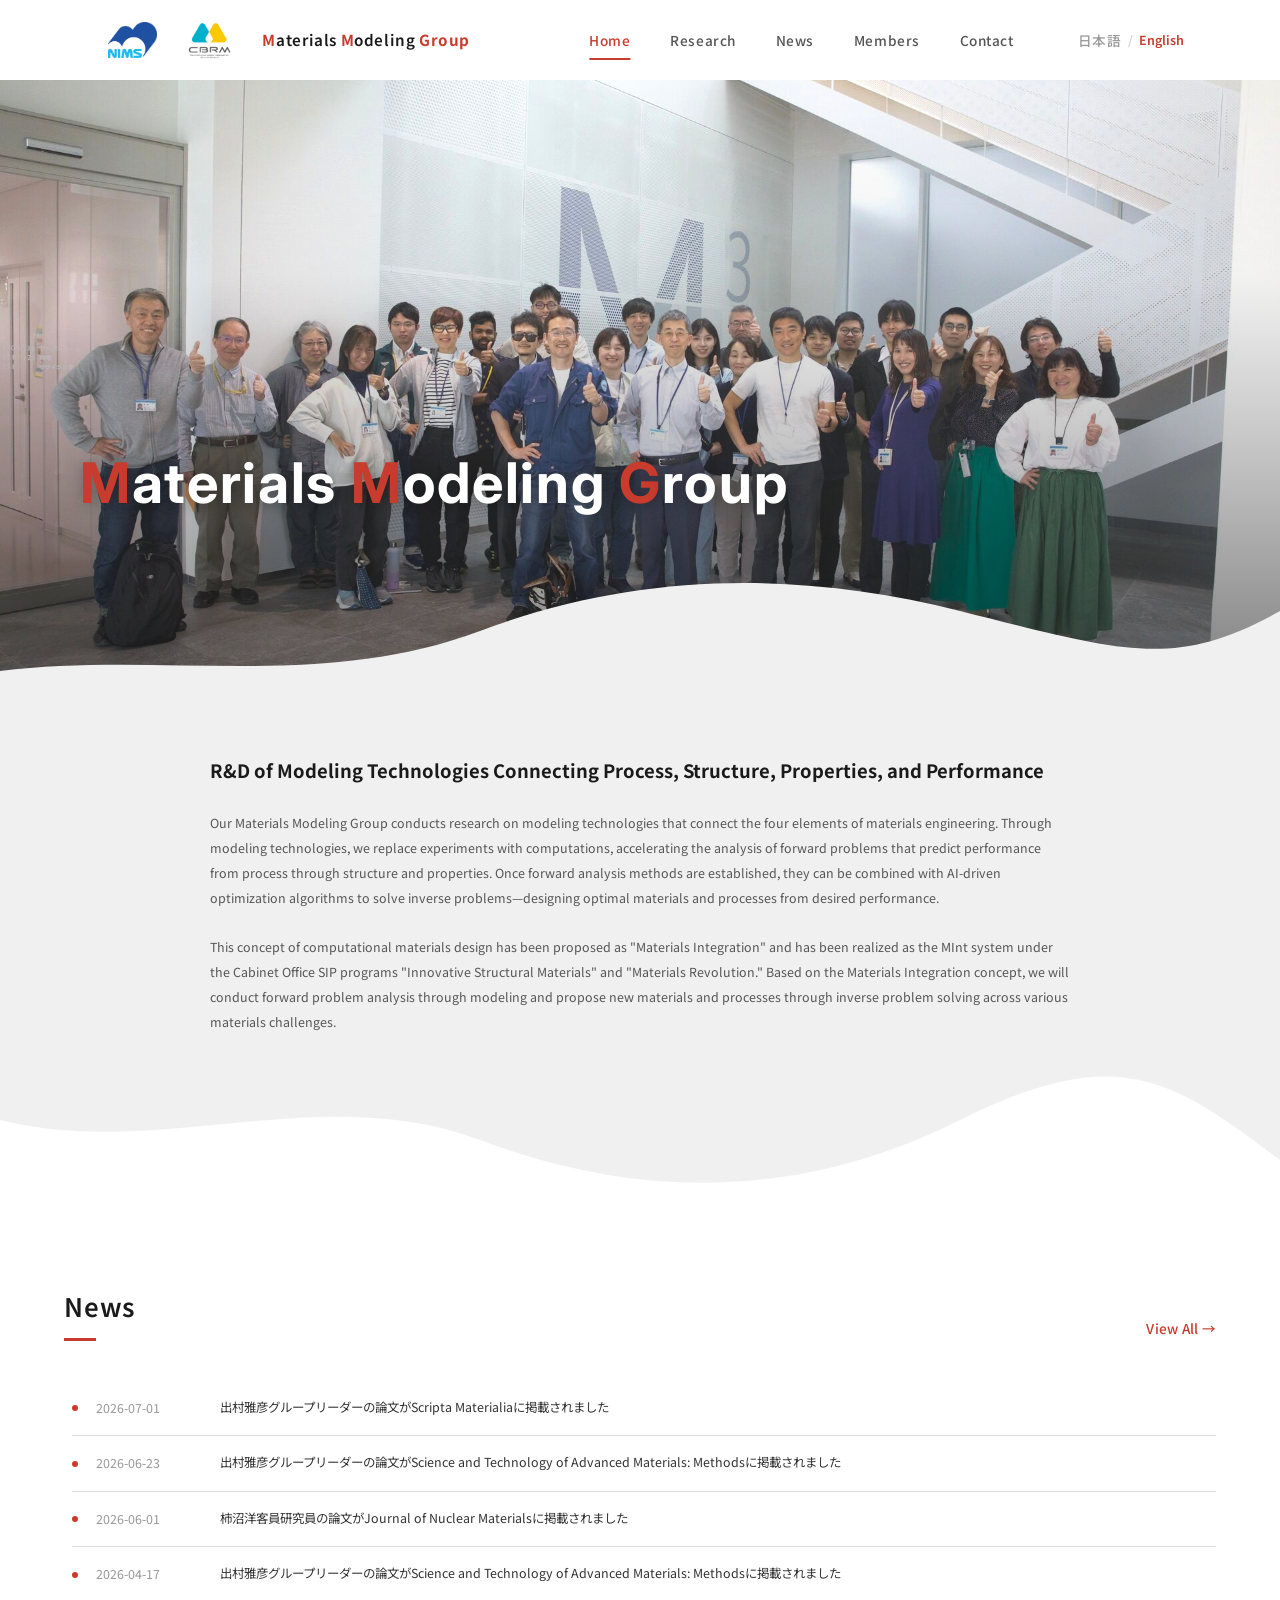
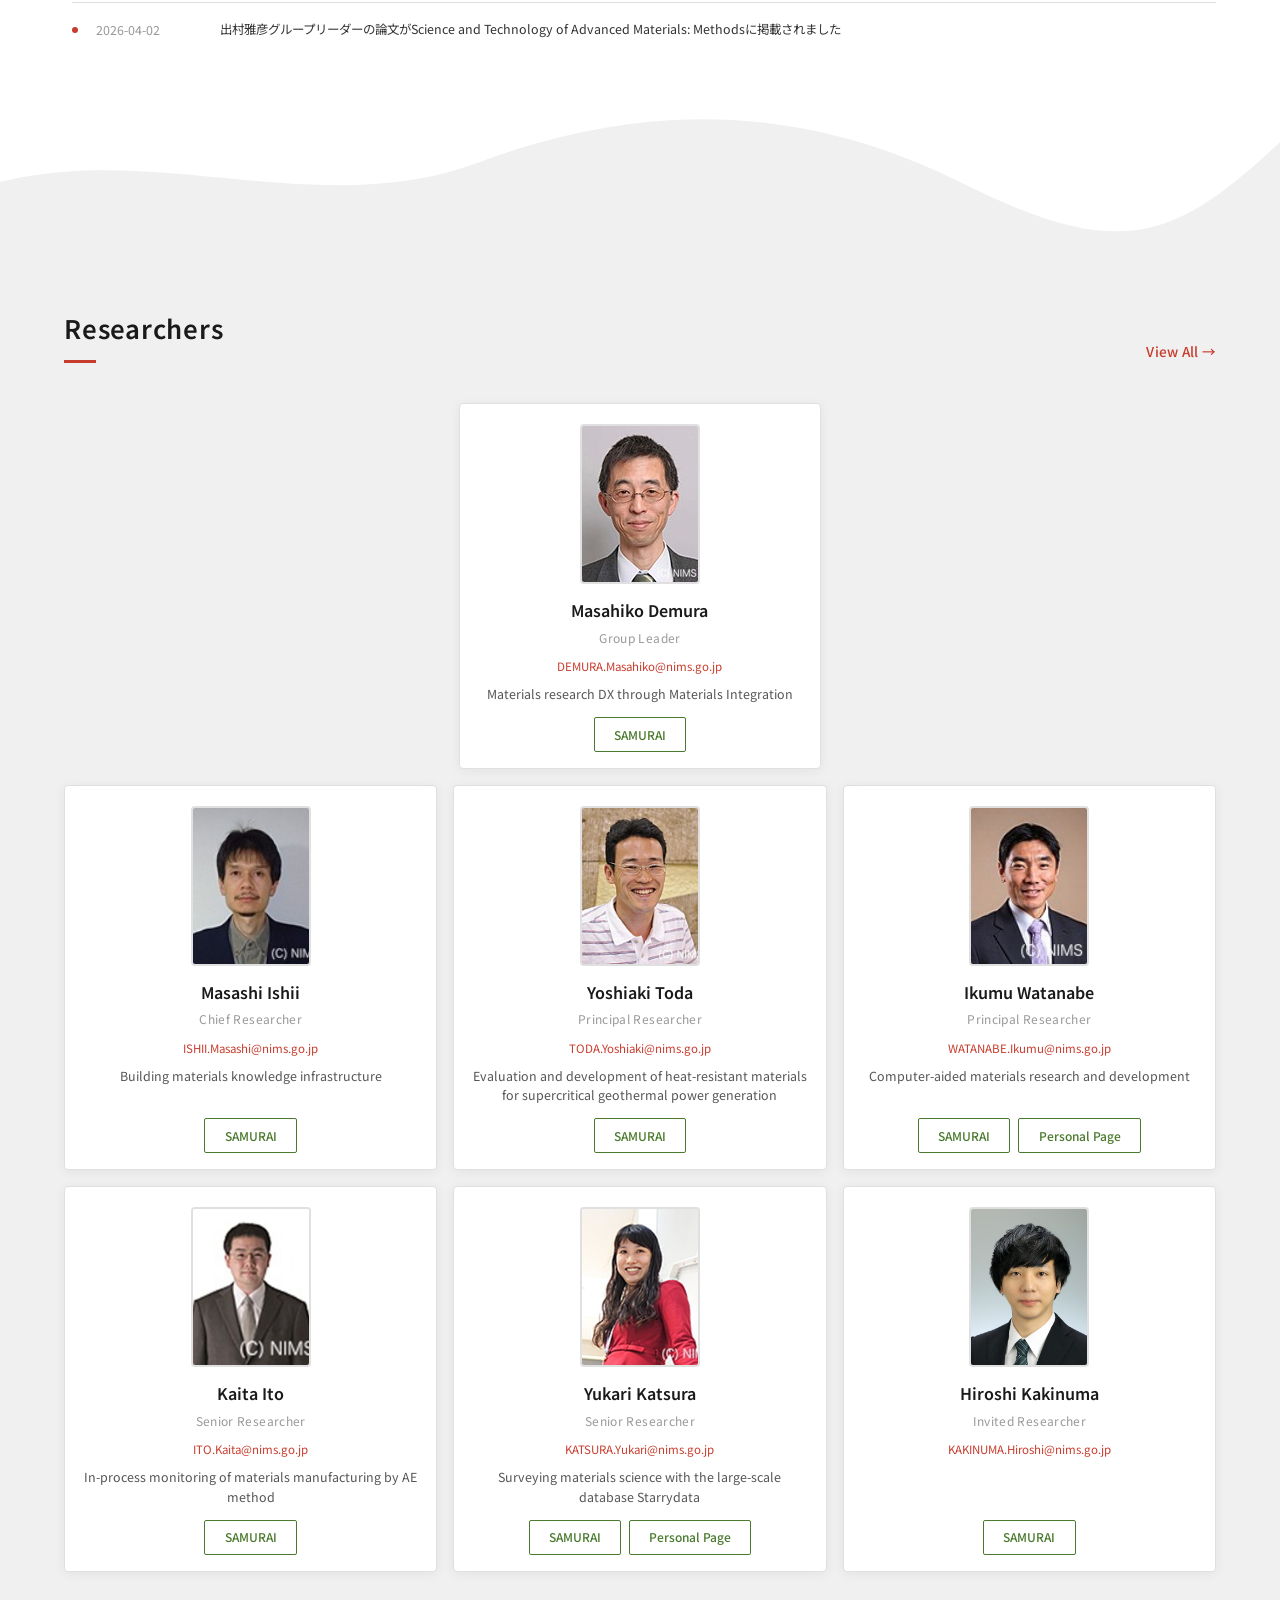
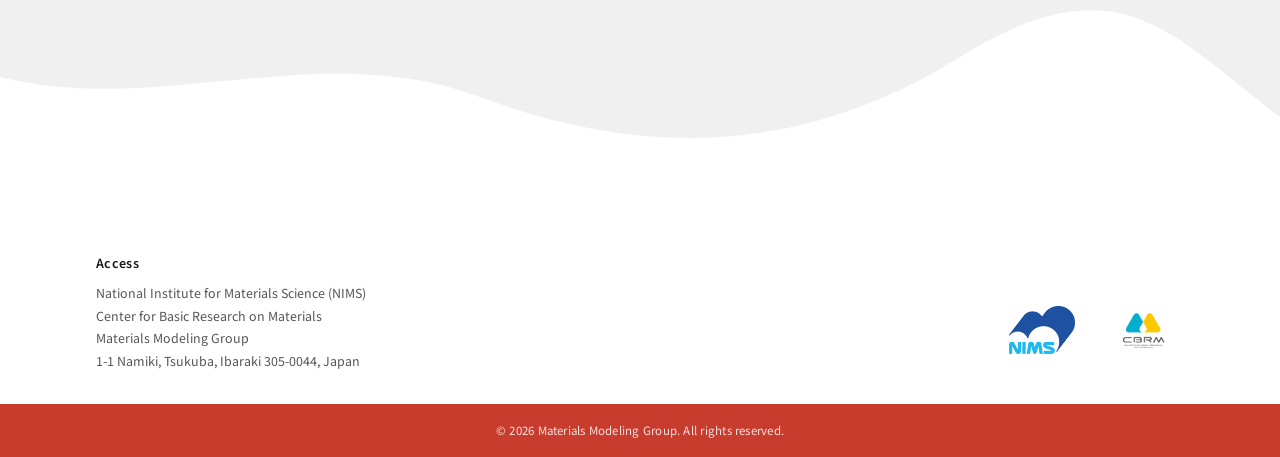
<file: index-en.html>
<!DOCTYPE html>
<html lang="en">
<head>
  <meta charset="UTF-8">
  <meta name="viewport" content="width=device-width, initial-scale=1.0">
  <title>Materials Modeling Group</title>
  <link rel="stylesheet" href="css/style.css">
</head>
<body>
  <header class="navbar">
    <div class="navbar-inner">
      <a href="index-en.html" class="navbar-brand">
        <div class="navbar-logos">
          <img src="images/logo_nims_20190425mark.png" alt="NIMS" class="logo-link" onclick="event.preventDefault();event.stopPropagation();window.open(&#39;https://www.nims.go.jp/&#39;,&#39;_blank&#39;)" style="cursor:pointer">
          <img src="images/cbrm_logo_tate.png" alt="CBRM" class="logo-link" onclick="event.preventDefault();event.stopPropagation();window.open(&#39;https://www.nims.go.jp/cbrm/&#39;,&#39;_blank&#39;)" style="cursor:pointer">
        </div>
        <span class="navbar-brand-text"><span>M</span>aterials <span>M</span>odeling <span>G</span><span class="group-full">roup</span><span class="group-short">r.</span></span>
      </a>
      <nav class="nav-links">
        <a href="index-en.html" class="active">Home</a>
        <a href="research-en.html">Research</a>
        <a href="news-en.html">News</a>
        <a href="members-en.html">Members</a>
        <a href="contact-en.html">Contact</a>
        <div class="lang-switcher">
          <a href="index.html">日本語</a>
          <span class="lang-separator">/</span>
          <span class="lang-active">English</span>
        </div>
      </nav>
      <button class="hamburger" aria-label="Menu">
        <span></span>
        <span></span>
        <span></span>
      </button>
    </div>
  </header>

  <section class="hero">
    <div class="hero-image">
      <img src="images/mmg_top.jpg" alt="Materials Modeling Group">
      <div class="hero-overlay">
        <h1 class="hero-title"><span class="accent">M</span>aterials <span class="accent">M</span>odeling <span class="accent">G</span>roup</h1>
      </div>
    </div>
    <div class="wave-divider wave-alt">
      <svg viewBox="0 0 1440 220" preserveAspectRatio="none" xmlns="http://www.w3.org/2000/svg">
        <path d="M0,160 C180,140 360,180 540,120 S900,60 1080,100 S1320,160 1440,100 L1440,220 L0,220 Z"/>
      </svg>
    </div>
  </section>

  <section class="section section-alt">
    <div class="container">
      <div class="intro-section fade-in-up">
        <h2 class="intro-heading">R&amp;D of Modeling Technologies Connecting Process, Structure, Properties, and Performance</h2>
        <div class="intro-text">
          <p>Our Materials Modeling Group conducts research on modeling technologies that connect the four elements of materials engineering. Through modeling technologies, we replace experiments with computations, accelerating the analysis of forward problems that predict performance from process through structure and properties. Once forward analysis methods are established, they can be combined with AI-driven optimization algorithms to solve inverse problems—designing optimal materials and processes from desired performance.</p>
          <p>This concept of computational materials design has been proposed as "Materials Integration" and has been realized as the MInt system under the Cabinet Office SIP programs "Innovative Structural Materials" and "Materials Revolution." Based on the Materials Integration concept, we will conduct forward problem analysis through modeling and propose new materials and processes through inverse problem solving across various materials challenges.</p>
        </div>
      </div>
    </div>
    <div class="wave-divider-bottom">
      <svg viewBox="0 0 1440 220" preserveAspectRatio="none" xmlns="http://www.w3.org/2000/svg">
        <path d="M0,80 C180,120 360,40 540,100 S900,160 1080,80 S1320,40 1440,120 L1440,220 L0,220 Z" fill="#fff"/>
      </svg>
    </div>
  </section>

  <section class="section section-white">
    <div class="container">
      <div class="section-header fade-in-up">
        <h2>News</h2>
        <a href="news-en.html" class="more-link">View All →</a>
      </div>
      <div class="news-timeline fade-in-up" id="top-news">
      </div>
    </div>
    <div class="wave-divider-bottom">
      <svg viewBox="0 0 1440 220" preserveAspectRatio="none" xmlns="http://www.w3.org/2000/svg">
        <path d="M0,120 C180,80 360,160 540,100 S900,40 1080,120 S1320,180 1440,80 L1440,220 L0,220 Z" fill="#f0f0f0"/>
      </svg>
    </div>
  </section>

  <section class="section section-alt">
    <div class="container">
      <div class="section-header fade-in-up">
        <h2>Researchers</h2>
        <a href="members-en.html" class="more-link">View All →</a>
      </div>
      <div class="top-member-wrapper fade-in-up">
      <div class="top-member-leader">
        <div class="top-member-card">
          <img class="top-member-photo" src="images/出村雅彦.jpg" alt="Masahiko Demura">
          <div class="top-member-body">
            <h3 class="top-member-name">Masahiko Demura</h3>
            <p class="top-member-title">Group Leader</p>
            <p class="top-member-email"><a href="mailto:DEMURA.Masahiko@nims.go.jp">DEMURA.Masahiko@nims.go.jp</a></p>
            <p class="top-member-research">Materials research DX through Materials Integration</p>
            <div class="top-member-buttons">
              <a href="https://samurai.nims.go.jp/profiles/demura_masahiko" class="personal-page-btn" target="_blank">SAMURAI</a>
            </div>
          </div>
        </div>
      </div>
      <div class="top-member-grid">
        <div class="top-member-card">
          <img class="top-member-photo" src="images/石井真史.jpg" alt="Masashi Ishii">
          <div class="top-member-body">
            <h3 class="top-member-name">Masashi Ishii</h3>
            <p class="top-member-title">Chief Researcher</p>
            <p class="top-member-email"><a href="mailto:ISHII.Masashi@nims.go.jp">ISHII.Masashi@nims.go.jp</a></p>
            <p class="top-member-research">Building materials knowledge infrastructure</p>
            <div class="top-member-buttons">
              <a href="https://samurai.nims.go.jp/profiles/ishii_masashi" class="personal-page-btn" target="_blank">SAMURAI</a>
            </div>
          </div>
        </div>
        <div class="top-member-card">
          <img class="top-member-photo" src="images/戸田佳明.jpg" alt="Yoshiaki Toda">
          <div class="top-member-body">
            <h3 class="top-member-name">Yoshiaki Toda</h3>
            <p class="top-member-title">Principal Researcher</p>
            <p class="top-member-email"><a href="mailto:TODA.Yoshiaki@nims.go.jp">TODA.Yoshiaki@nims.go.jp</a></p>
            <p class="top-member-research">Evaluation and development of heat-resistant materials for supercritical geothermal power generation</p>
            <div class="top-member-buttons">
              <a href="https://samurai.nims.go.jp/profiles/toda_yoshiaki" class="personal-page-btn" target="_blank">SAMURAI</a>
            </div>
          </div>
        </div>
        <div class="top-member-card">
          <img class="top-member-photo" src="images/渡邊育夢.jpg" alt="Ikumu Watanabe">
          <div class="top-member-body">
            <h3 class="top-member-name">Ikumu Watanabe</h3>
            <p class="top-member-title">Principal Researcher</p>
            <p class="top-member-email"><a href="mailto:WATANABE.Ikumu@nims.go.jp">WATANABE.Ikumu@nims.go.jp</a></p>
            <p class="top-member-research">Computer-aided materials research and development</p>
            <div class="top-member-buttons">
              <a href="https://samurai.nims.go.jp/profiles/watanabe_ikumu" class="personal-page-btn" target="_blank">SAMURAI</a>
              <a href="https://www.nims.go.jp/personal/ikumu/" class="personal-page-btn" target="_blank">Personal Page</a>
            </div>
          </div>
        </div>
      </div>
      <div class="top-member-grid">
        <div class="top-member-card">
          <img class="top-member-photo" src="images/伊藤海太.jpg" alt="Kaita Ito">
          <div class="top-member-body">
            <h3 class="top-member-name">Kaita Ito</h3>
            <p class="top-member-title">Senior Researcher</p>
            <p class="top-member-email"><a href="mailto:ITO.Kaita@nims.go.jp">ITO.Kaita@nims.go.jp</a></p>
            <p class="top-member-research">In-process monitoring of materials manufacturing by AE method</p>
            <div class="top-member-buttons">
              <a href="https://samurai.nims.go.jp/profiles/ito_kaita" class="personal-page-btn" target="_blank">SAMURAI</a>
            </div>
          </div>
        </div>
        <div class="top-member-card">
          <img class="top-member-photo" src="images/桂ゆかり.jpg" alt="Yukari Katsura">
          <div class="top-member-body">
            <h3 class="top-member-name">Yukari Katsura</h3>
            <p class="top-member-title">Senior Researcher</p>
            <p class="top-member-email"><a href="mailto:KATSURA.Yukari@nims.go.jp">KATSURA.Yukari@nims.go.jp</a></p>
            <p class="top-member-research">Surveying materials science with the large-scale database Starrydata</p>
            <div class="top-member-buttons">
              <a href="https://samurai.nims.go.jp/profiles/katsura_yukari" class="personal-page-btn" target="_blank">SAMURAI</a>
              <a href="#" class="personal-page-btn" target="_blank">Personal Page</a>
            </div>
          </div>
        </div>
        <div class="top-member-card">
          <img class="top-member-photo" src="images/柿沼洋.jpg" alt="Hiroshi Kakinuma">
          <div class="top-member-body">
            <h3 class="top-member-name">Hiroshi Kakinuma</h3>
            <p class="top-member-title">Invited Researcher</p>
            <p class="top-member-email"><a href="mailto:KAKINUMA.Hiroshi@nims.go.jp">KAKINUMA.Hiroshi@nims.go.jp</a></p>
            <p class="top-member-research"></p>
            <div class="top-member-buttons">
              <a href="https://samurai.nims.go.jp/profiles/kakinuma_hiroshi" class="personal-page-btn" target="_blank">SAMURAI</a>
            </div>
          </div>
        </div>
      </div>
      </div>
    </div>
    <div class="wave-divider-bottom">
      <svg viewBox="0 0 1440 220" preserveAspectRatio="none" xmlns="http://www.w3.org/2000/svg">
        <path d="M0,100 C180,140 360,60 540,120 S900,180 1080,80 S1320,60 1440,140 L1440,220 L0,220 Z" fill="#fff"/>
      </svg>
    </div>
  </section>

  <footer class="footer">
    <div class="footer-inner">
      <div class="footer-content">
        <div class="footer-access">
          <p class="footer-access-title">Access</p>
          <p>National Institute for Materials Science (NIMS)</p>
          <p>Center for Basic Research on Materials</p>
          <p>Materials Modeling Group</p>
          <p>1-1 Namiki, Tsukuba, Ibaraki 305-0044, Japan</p>
        </div>
        <div class="footer-logos">
          <a href="https://www.nims.go.jp/" target="_blank" rel="noopener"><img src="images/logo_nims_20190425mark.png" alt="NIMS"></a>
          <a href="https://www.nims.go.jp/cbrm/" target="_blank" rel="noopener"><img src="images/cbrm_logo_tate.png" alt="CBRM"></a>
        </div>
      </div>
    </div>
    <div class="footer-bottom">
      <p class="footer-copy">&copy; 2026 Materials Modeling Group. All rights reserved.</p>
    </div>
  </footer>

  <script src="js/main.js"></script>
  <script>
    (function() {
      var el = document.getElementById('top-news');
      if (!el) return;
      var base = location.pathname.substring(0, location.pathname.lastIndexOf('/') + 1);
      fetch(base + 'data/news.json')
        .then(function(r) { return r.json(); })
        .then(function(data) {
          var lang = location.pathname.includes('-en.html') ? 'en' : 'ja';
          data.slice(0, 5).forEach(function(item) {
            var title = lang === 'en' ? (item.title_en || item.title) : item.title;
            var div = document.createElement('div');
            div.className = 'news-timeline-item';
            div.innerHTML = '<span class="date">' + (item.date || '') + '</span><span class="news-title">' + title + '</span>';
            el.appendChild(div);
          });
          el.classList.add('visible');
        });
    })();
  </script>
</body>
</html>
</file>
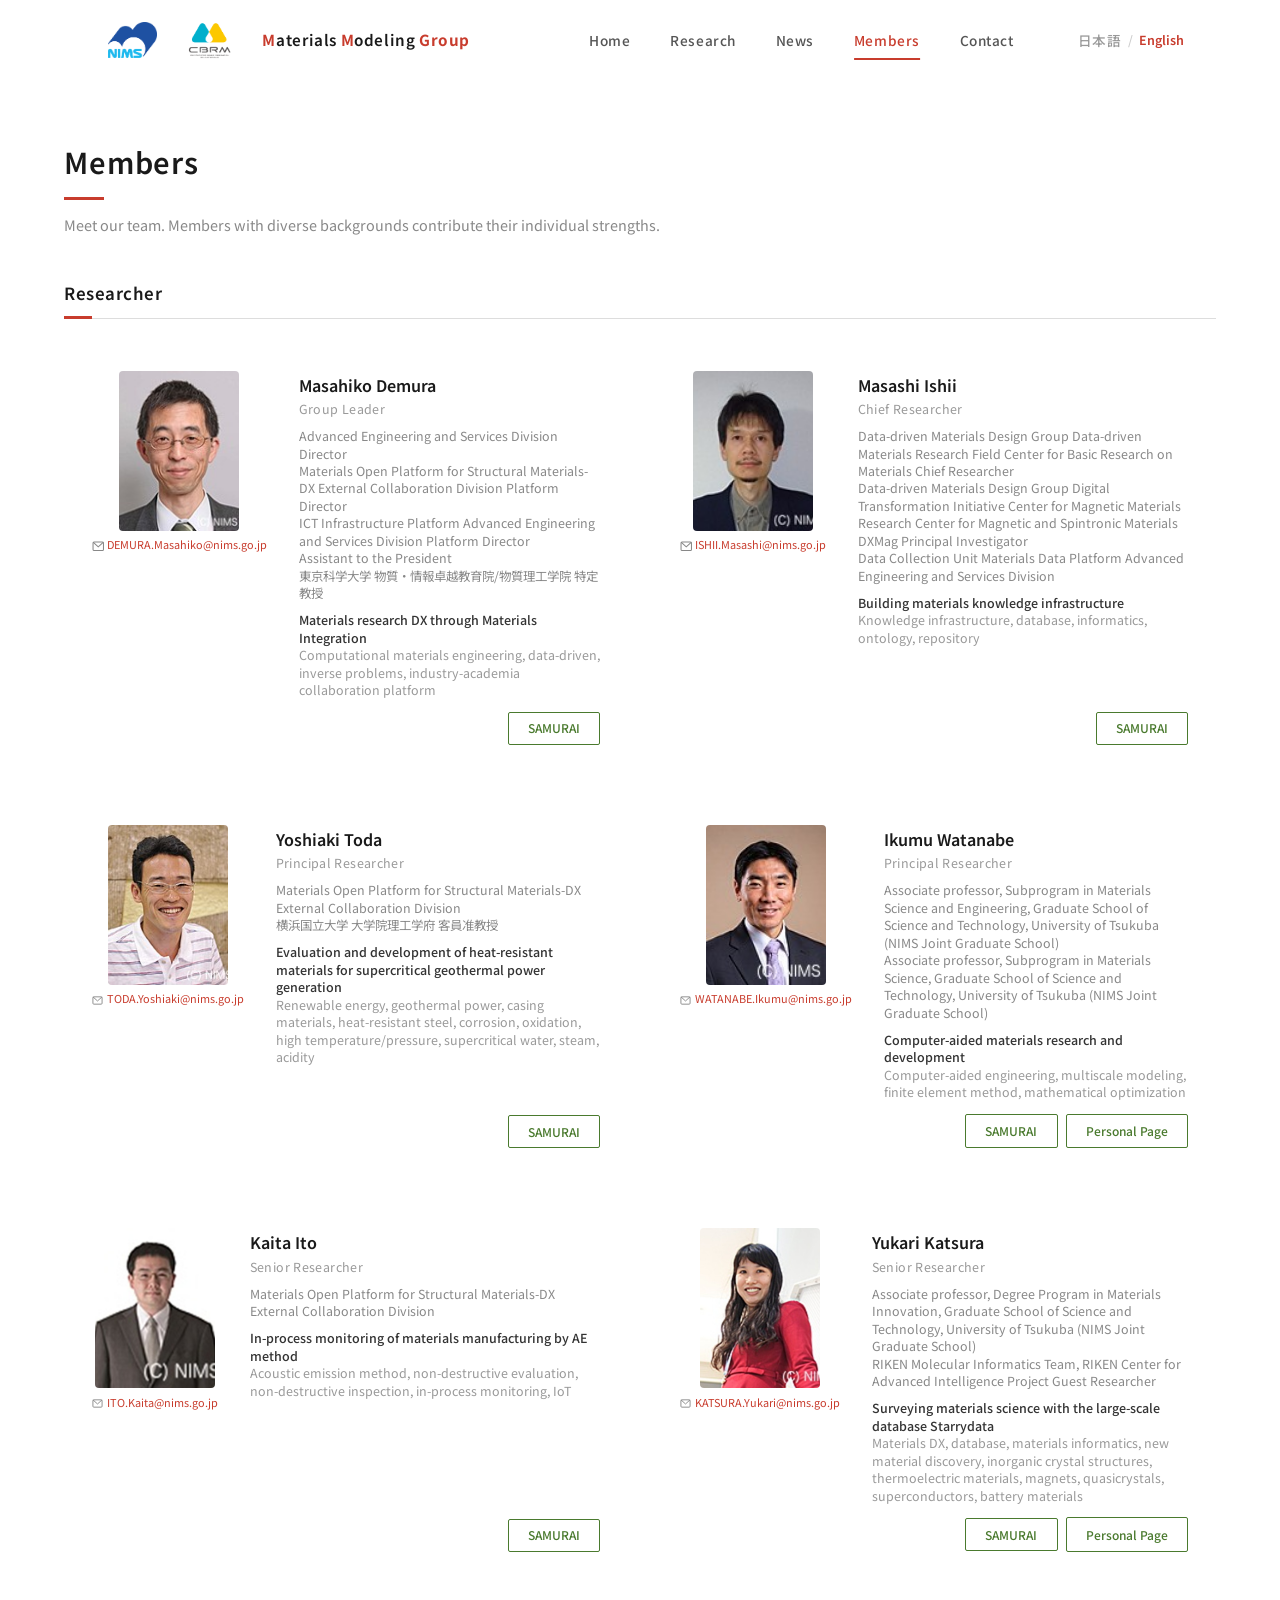
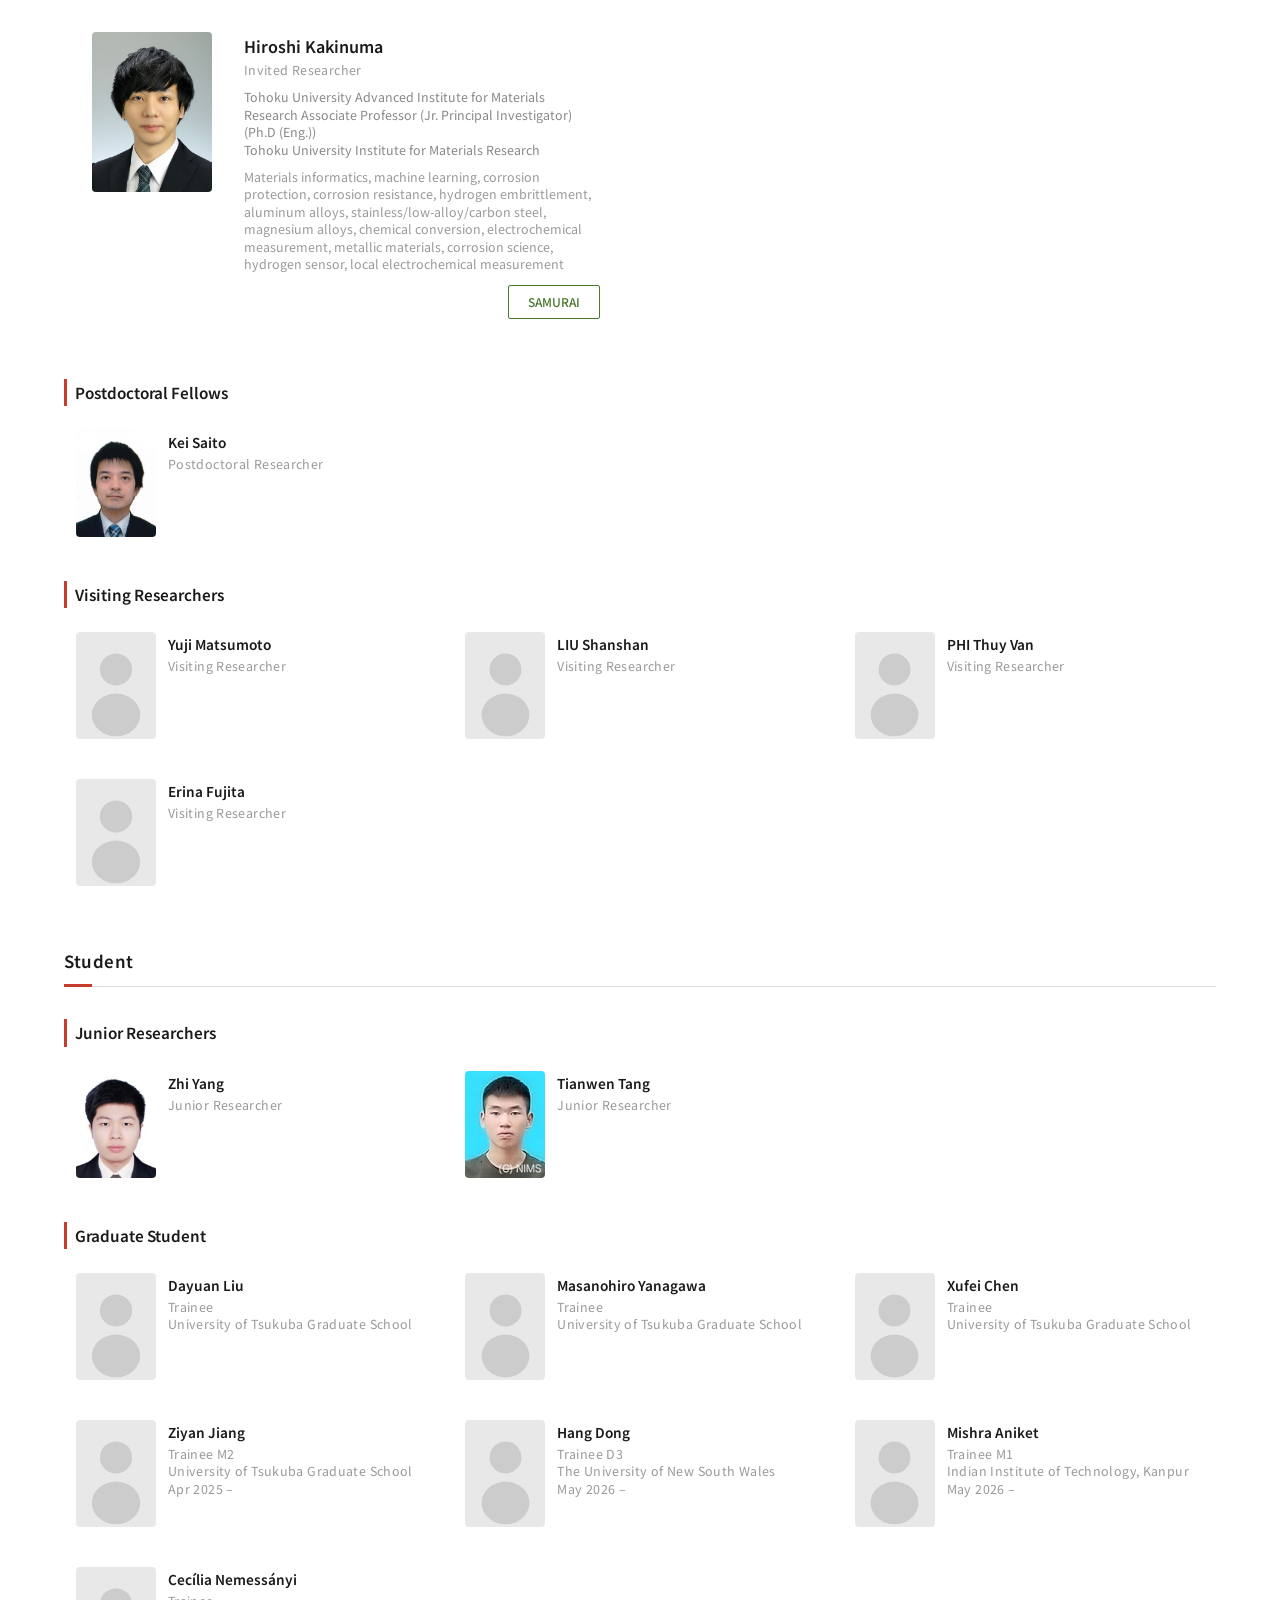
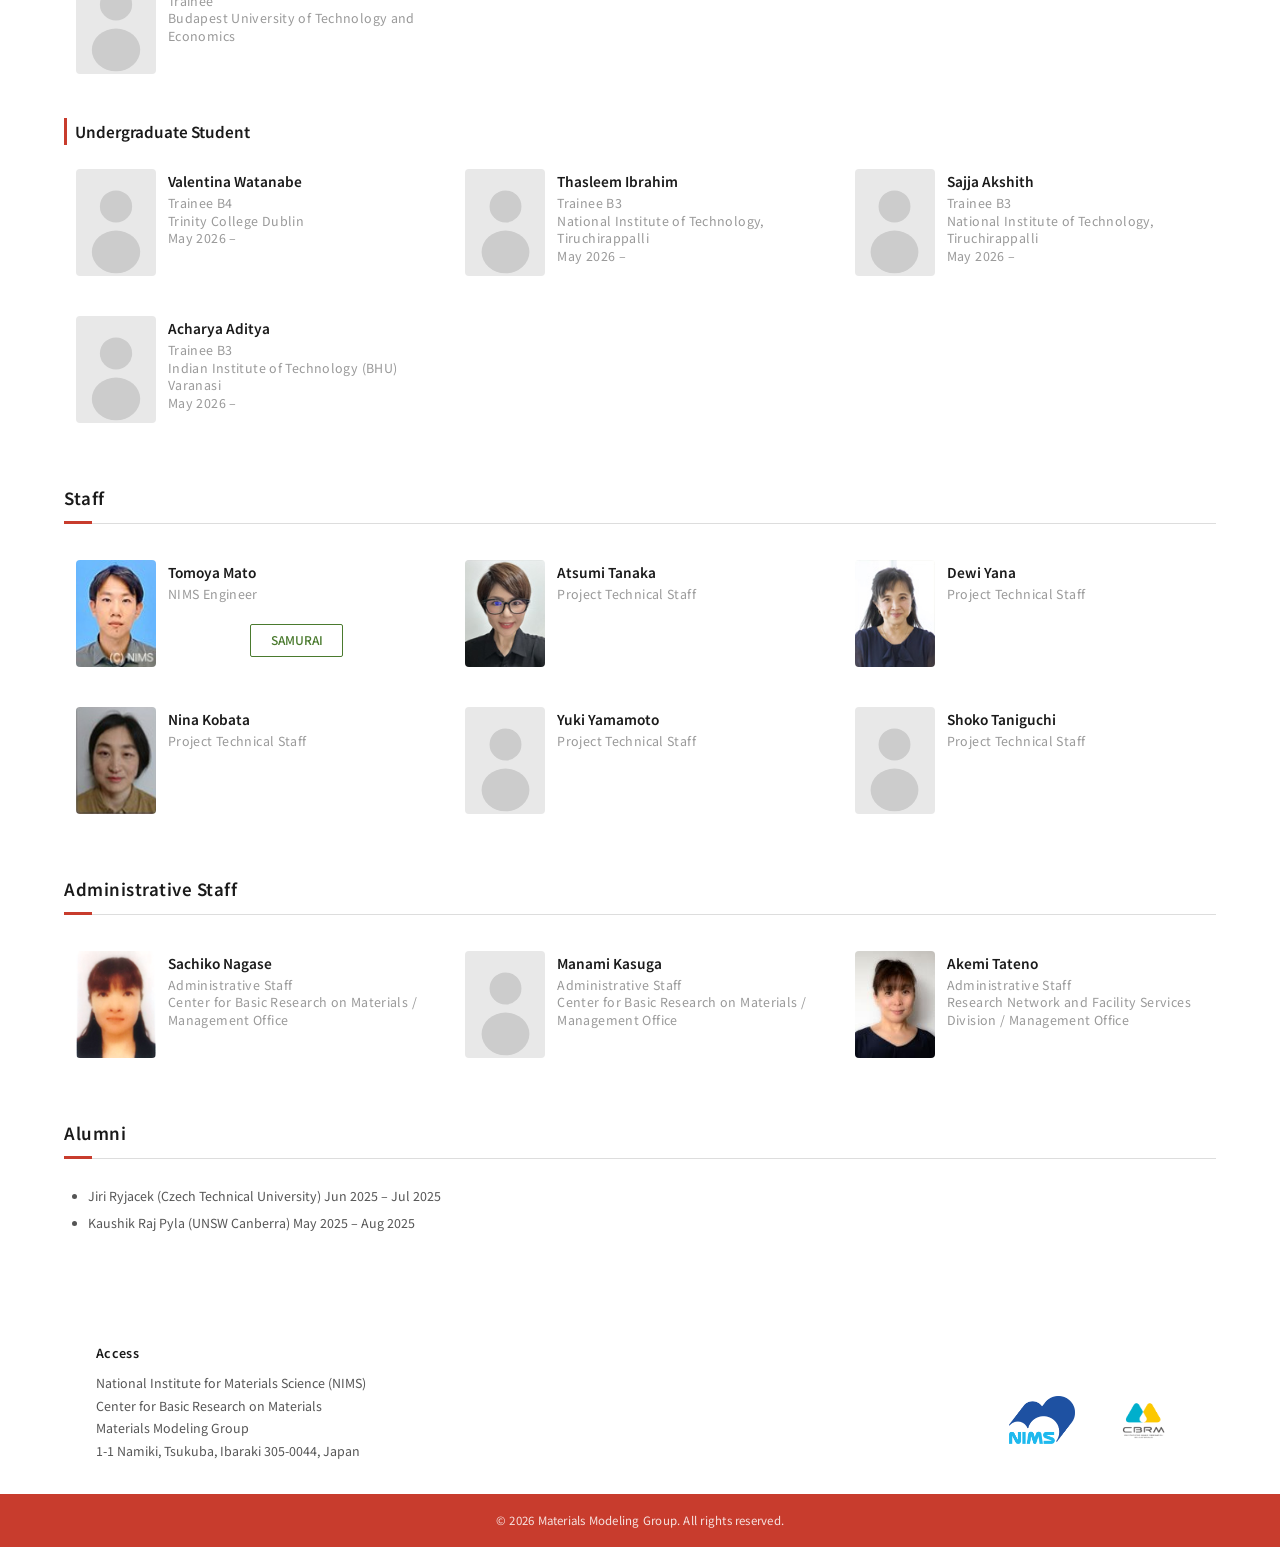
<file: members-en.html>
<!DOCTYPE html>
<html lang="en">
<head>
  <meta charset="UTF-8">
  <meta name="viewport" content="width=device-width, initial-scale=1.0">
  <title>Members - Materials Modeling Group</title>
  <link rel="stylesheet" href="css/style.css">
</head>
<body>
  <header class="navbar">
    <div class="navbar-inner">
      <a href="index-en.html" class="navbar-brand">
        <div class="navbar-logos">
          <img src="images/logo_nims_20190425mark.png" alt="NIMS" class="logo-link" onclick="event.preventDefault();event.stopPropagation();window.open(&#39;https://www.nims.go.jp/&#39;,&#39;_blank&#39;)" style="cursor:pointer">
          <img src="images/cbrm_logo_tate.png" alt="CBRM" class="logo-link" onclick="event.preventDefault();event.stopPropagation();window.open(&#39;https://www.nims.go.jp/cbrm/&#39;,&#39;_blank&#39;)" style="cursor:pointer">
        </div>
        <span class="navbar-brand-text"><span>M</span>aterials <span>M</span>odeling <span>G</span><span class="group-full">roup</span><span class="group-short">r.</span></span>
      </a>
      <nav class="nav-links">
        <a href="index-en.html">Home</a>
        <a href="research-en.html">Research</a>
        <a href="news-en.html">News</a>
        <a href="members-en.html" class="active">Members</a>
        <a href="contact-en.html">Contact</a>
        <div class="lang-switcher">
          <a href="members.html">日本語</a>
          <span class="lang-separator">/</span>
          <span class="lang-active">English</span>
        </div>
      </nav>
      <button class="hamburger" aria-label="Menu">
        <span></span>
        <span></span>
        <span></span>
      </button>
    </div>
  </header>

  <main>
    <div class="container">
      <div class="page-header">
        <h1>Members</h1>
        <p>Meet our team. Members with diverse backgrounds contribute their individual strengths.</p>
      </div>

      <!-- Researcher -->
      <div class="member-section fade-in-up">
        <h2 class="member-section-title">Researcher</h2>
        <div class="member-grid-researcher">
          <div class="member-entry">
            <div class="member-photo-area">
              <img class="member-photo" src="images/出村雅彦.jpg" alt="Masahiko Demura">
              <p class="email"><a href="mailto:DEMURA.Masahiko@nims.go.jp">DEMURA.Masahiko@nims.go.jp</a></p>
            </div>
            <div class="member-info">
              <h3 class="member-name">Masahiko Demura</h3>
              <p class="member-title-label">Group Leader</p>
              <p class="member-additional-roles">Advanced Engineering and Services Division Director<br>Materials Open Platform for Structural Materials-DX External Collaboration Division Platform Director<br>ICT Infrastructure Platform Advanced Engineering and Services Division Platform Director<br>Assistant to the President<br>東京科学大学 物質・情報卓越教育院/物質理工学院 特定教授</p>
              <p class="research-title">Materials research DX through Materials Integration</p>
              <p class="keywords">Computational materials engineering, data-driven, inverse problems, industry-academia collaboration platform</p>
              <div class="member-buttons">
                <a href="https://samurai.nims.go.jp/profiles/demura_masahiko" class="samurai-btn" target="_blank">SAMURAI</a>
              </div>
            </div>
          </div>
          <div class="member-entry">
            <div class="member-photo-area">
              <img class="member-photo" src="images/石井真史.jpg" alt="Masashi Ishii">
              <p class="email"><a href="mailto:ISHII.Masashi@nims.go.jp">ISHII.Masashi@nims.go.jp</a></p>
            </div>
            <div class="member-info">
              <h3 class="member-name">Masashi Ishii</h3>
              <p class="member-title-label">Chief Researcher</p>
              <p class="member-additional-roles">Data-driven Materials Design Group Data-driven Materials Research Field Center for Basic Research on Materials Chief Researcher<br>Data-driven Materials Design Group Digital Transformation Initiative Center for Magnetic Materials Research Center for Magnetic and Spintronic Materials DXMag Principal Investigator<br>Data Collection Unit Materials Data Platform Advanced Engineering and Services Division</p>
              <p class="research-title">Building materials knowledge infrastructure</p>
              <p class="keywords">Knowledge infrastructure, database, informatics, ontology, repository</p>
              <div class="member-buttons">
                <a href="https://samurai.nims.go.jp/profiles/ishii_masashi" class="samurai-btn" target="_blank">SAMURAI</a>
              </div>
            </div>
          </div>
          <div class="member-entry">
            <div class="member-photo-area">
              <img class="member-photo" src="images/戸田佳明.jpg" alt="Yoshiaki Toda">
              <p class="email"><a href="mailto:TODA.Yoshiaki@nims.go.jp">TODA.Yoshiaki@nims.go.jp</a></p>
            </div>
            <div class="member-info">
              <h3 class="member-name">Yoshiaki Toda</h3>
              <p class="member-title-label">Principal Researcher</p>
              <p class="member-additional-roles">Materials Open Platform for Structural Materials-DX External Collaboration Division<br>横浜国立大学 大学院理工学府 客員准教授</p>
              <p class="research-title">Evaluation and development of heat-resistant materials for supercritical geothermal power generation</p>
              <p class="keywords">Renewable energy, geothermal power, casing materials, heat-resistant steel, corrosion, oxidation, high temperature/pressure, supercritical water, steam, acidity</p>
              <div class="member-buttons">
                <a href="https://samurai.nims.go.jp/profiles/toda_yoshiaki" class="samurai-btn" target="_blank">SAMURAI</a>
              </div>
            </div>
          </div>
          <div class="member-entry">
            <div class="member-photo-area">
              <img class="member-photo" src="images/渡邊育夢.jpg" alt="Ikumu Watanabe">
              <p class="email"><a href="mailto:WATANABE.Ikumu@nims.go.jp">WATANABE.Ikumu@nims.go.jp</a></p>
            </div>
            <div class="member-info">
              <h3 class="member-name">Ikumu Watanabe</h3>
              <p class="member-title-label">Principal Researcher</p>
              <p class="member-additional-roles">Associate professor, Subprogram in Materials Science and Engineering, Graduate School of Science and Technology, University of Tsukuba (NIMS Joint Graduate School)<br>Associate professor, Subprogram in Materials Science, Graduate School of Science and Technology, University of Tsukuba (NIMS Joint Graduate School)</p>
              <p class="research-title">Computer-aided materials research and development</p>
              <p class="keywords">Computer-aided engineering, multiscale modeling, finite element method, mathematical optimization</p>
              <div class="member-buttons">
                <a href="https://samurai.nims.go.jp/profiles/watanabe_ikumu" class="samurai-btn" target="_blank">SAMURAI</a>
                <a href="https://www.nims.go.jp/personal/ikumu/" class="personal-page-btn" target="_blank">Personal Page</a>
              </div>
            </div>
          </div>
          <div class="member-entry">
            <div class="member-photo-area">
              <img class="member-photo" src="images/伊藤海太.jpg" alt="Kaita Ito">
              <p class="email"><a href="mailto:ITO.Kaita@nims.go.jp">ITO.Kaita@nims.go.jp</a></p>
            </div>
            <div class="member-info">
              <h3 class="member-name">Kaita Ito</h3>
              <p class="member-title-label">Senior Researcher</p>
              <p class="member-additional-roles">Materials Open Platform for Structural Materials-DX External Collaboration Division</p>
              <p class="research-title">In-process monitoring of materials manufacturing by AE method</p>
              <p class="keywords">Acoustic emission method, non-destructive evaluation, non-destructive inspection, in-process monitoring, IoT</p>
              <div class="member-buttons">
                <a href="https://samurai.nims.go.jp/profiles/ito_kaita" class="samurai-btn" target="_blank">SAMURAI</a>
              </div>
            </div>
          </div>
          <div class="member-entry">
            <div class="member-photo-area">
              <img class="member-photo" src="images/桂ゆかり.jpg" alt="Yukari Katsura">
              <p class="email"><a href="mailto:KATSURA.Yukari@nims.go.jp">KATSURA.Yukari@nims.go.jp</a></p>
            </div>
            <div class="member-info">
              <h3 class="member-name">Yukari Katsura</h3>
              <p class="member-title-label">Senior Researcher</p>
              <p class="member-additional-roles">Associate professor, Degree Program in Materials Innovation, Graduate School of Science and Technology, University of Tsukuba (NIMS Joint Graduate School)<br>RIKEN Molecular Informatics Team, RIKEN Center for Advanced Intelligence Project Guest Researcher</p>
              <p class="research-title">Surveying materials science with the large-scale database Starrydata</p>
              <p class="keywords">Materials DX, database, materials informatics, new material discovery, inorganic crystal structures, thermoelectric materials, magnets, quasicrystals, superconductors, battery materials</p>
              <div class="member-buttons">
                <a href="https://samurai.nims.go.jp/profiles/katsura_yukari" class="samurai-btn" target="_blank">SAMURAI</a>
                <a href="#" class="personal-page-btn" target="_blank">Personal Page</a>
              </div>
            </div>
          </div>
          <div class="member-entry">
            <img class="member-photo" src="images/柿沼洋.jpg" alt="Hiroshi Kakinuma">
            <div class="member-info">
              <h3 class="member-name">Hiroshi Kakinuma</h3>
              <p class="member-title-label">Invited Researcher</p>
              <p class="member-additional-roles">Tohoku University Advanced Institute for Materials Research Associate Professor (Jr. Principal Investigator) (Ph.D (Eng.))<br>Tohoku University Institute for Materials Research</p>
              <p class="keywords">Materials informatics, machine learning, corrosion protection, corrosion resistance, hydrogen embrittlement, aluminum alloys, stainless/low-alloy/carbon steel, magnesium alloys, chemical conversion, electrochemical measurement, metallic materials, corrosion science, hydrogen sensor, local electrochemical measurement</p>
              <div class="member-buttons">
                <a href="https://samurai.nims.go.jp/profiles/kakinuma_hiroshi" class="samurai-btn" target="_blank">SAMURAI</a>
              </div>
            </div>
          </div>
        </div>
        <h3 class="member-subsection-title">Postdoctoral Fellows</h3>
        <div class="member-grid-3col">
          <div class="member-entry">
            <img class="member-photo" src="images/斉藤圭.jpg" alt="Kei Saito">
            <div class="member-info">
              <h3 class="member-name">Kei Saito</h3>
              <p class="member-title-label">Postdoctoral Researcher</p>
            </div>
          </div>
        </div>
        <h3 class="member-subsection-title">Visiting Researchers</h3>
        <div class="member-grid-3col">
          <div class="member-entry">
            <img class="member-photo" src="images/placeholder-person.svg" alt="Yuji Matsumoto">
            <div class="member-info">
              <h3 class="member-name">Yuji Matsumoto</h3>
              <p class="member-title-label">Visiting Researcher</p>
            </div>
          </div>
          <div class="member-entry">
            <img class="member-photo" src="images/placeholder-person.svg" alt="LIU Shanshan">
            <div class="member-info">
              <h3 class="member-name">LIU Shanshan</h3>
              <p class="member-title-label">Visiting Researcher</p>
            </div>
          </div>
          <div class="member-entry">
            <img class="member-photo" src="images/placeholder-person.svg" alt="PHI Thuy Van">
            <div class="member-info">
              <h3 class="member-name">PHI Thuy Van</h3>
              <p class="member-title-label">Visiting Researcher</p>
            </div>
          </div>
          <div class="member-entry">
            <img class="member-photo" src="images/placeholder-person.svg" alt="Erina Fujita">
            <div class="member-info">
              <h3 class="member-name">Erina Fujita</h3>
              <p class="member-title-label">Visiting Researcher</p>
            </div>
          </div>
        </div>
      </div>

      <!-- Student -->
      <div class="member-section fade-in-up">
        <h2 class="member-section-title">Student</h2>
        <h3 class="member-subsection-title">Junior Researchers</h3>
        <div class="member-grid-3col">
          <div class="member-entry">
            <img class="member-photo" src="images/ヤン　ジィ.jpg" alt="Zhi Yang">
            <div class="member-info">
              <h3 class="member-name">Zhi Yang</h3>
              <p class="member-title-label">Junior Researcher</p>
            </div>
          </div>
          <div class="member-entry">
            <img class="member-photo" src="images/タン　ティアンウェン.jpg" alt="Tianwen Tang">
            <div class="member-info">
              <h3 class="member-name">Tianwen Tang</h3>
              <p class="member-title-label">Junior Researcher</p>
            </div>
          </div>
        </div>
        <h3 class="member-subsection-title">Graduate Student</h3>
        <div class="member-grid-3col">
          <div class="member-entry">
            <img class="member-photo" src="images/placeholder-person.svg" alt="Dayuan Liu">
            <div class="member-info">
              <h3 class="member-name">Dayuan Liu</h3>
              <p class="member-title-label">Trainee<br>University of Tsukuba Graduate School</p>
            </div>
          </div>
          <div class="member-entry">
            <img class="member-photo" src="images/placeholder-person.svg" alt="Masanohiro Yanagawa">
            <div class="member-info">
              <h3 class="member-name">Masanohiro Yanagawa</h3>
              <p class="member-title-label">Trainee<br>University of Tsukuba Graduate School</p>
            </div>
          </div>
          <div class="member-entry">
            <img class="member-photo" src="images/placeholder-person.svg" alt="Xufei Chen">
            <div class="member-info">
              <h3 class="member-name">Xufei Chen</h3>
              <p class="member-title-label">Trainee<br>University of Tsukuba Graduate School</p>
            </div>
          </div>
          <div class="member-entry">
            <img class="member-photo" src="images/placeholder-person.svg" alt="Ziyan Jiang">
            <div class="member-info">
              <h3 class="member-name">Ziyan Jiang</h3>
              <p class="member-title-label">Trainee M2<br>University of Tsukuba Graduate School<br>Apr 2025 –</p>
            </div>
          </div>
          <div class="member-entry">
            <img class="member-photo" src="images/placeholder-person.svg" alt="Hang Dong">
            <div class="member-info">
              <h3 class="member-name">Hang Dong</h3>
              <p class="member-title-label">Trainee D3<br>The University of New South Wales<br>May 2026 –</p>
            </div>
          </div>
          <div class="member-entry">
            <img class="member-photo" src="images/placeholder-person.svg" alt="Mishra Aniket">
            <div class="member-info">
              <h3 class="member-name">Mishra Aniket</h3>
              <p class="member-title-label">Trainee M1<br>Indian Institute of Technology, Kanpur<br>May 2026 –</p>
            </div>
          </div>
          <div class="member-entry">
            <img class="member-photo" src="images/placeholder-person.svg" alt="Cecília Nemessányi">
            <div class="member-info">
              <h3 class="member-name">Cecília Nemessányi</h3>
              <p class="member-title-label">Trainee<br>Budapest University of Technology and Economics</p>
            </div>
          </div>
        </div>
        <h3 class="member-subsection-title">Undergraduate Student</h3>
        <div class="member-grid-3col">
          <div class="member-entry">
            <img class="member-photo" src="images/placeholder-person.svg" alt="Valentina Watanabe">
            <div class="member-info">
              <h3 class="member-name">Valentina Watanabe</h3>
              <p class="member-title-label">Trainee B4<br>Trinity College Dublin<br>May 2026 –</p>
            </div>
          </div>
          <div class="member-entry">
            <img class="member-photo" src="images/placeholder-person.svg" alt="Thasleem Ibrahim">
            <div class="member-info">
              <h3 class="member-name">Thasleem Ibrahim</h3>
              <p class="member-title-label">Trainee B3<br>National Institute of Technology, Tiruchirappalli<br>May 2026 –</p>
            </div>
          </div>
          <div class="member-entry">
            <img class="member-photo" src="images/placeholder-person.svg" alt="Sajja Akshith">
            <div class="member-info">
              <h3 class="member-name">Sajja Akshith</h3>
              <p class="member-title-label">Trainee B3<br>National Institute of Technology, Tiruchirappalli<br>May 2026 –</p>
            </div>
          </div>
          <div class="member-entry">
            <img class="member-photo" src="images/placeholder-person.svg" alt="Acharya Aditya">
            <div class="member-info">
              <h3 class="member-name">Acharya Aditya</h3>
              <p class="member-title-label">Trainee B3<br>Indian Institute of Technology (BHU) Varanasi<br>May 2026 –</p>
            </div>
          </div>
        </div>
      </div>

      <!-- Staff -->
      <div class="member-section fade-in-up">
        <h2 class="member-section-title">Staff</h2>
        <div class="member-grid-3col">
          <div class="member-entry">
            <img class="member-photo" src="images/間藤智也.jpg" alt="Tomoya Mato">
            <div class="member-info">
              <h3 class="member-name">Tomoya Mato</h3>
              <p class="member-title-label">NIMS Engineer</p>
              <div class="member-buttons">
                <a href="https://samurai.nims.go.jp/profiles/mato_tomoya" class="samurai-btn" target="_blank">SAMURAI</a>
              </div>
            </div>
          </div>
          <div class="member-entry">
            <img class="member-photo" src="images/田中 敦美.jpg" alt="Atsumi Tanaka">
            <div class="member-info">
              <h3 class="member-name">Atsumi Tanaka</h3>
              <p class="member-title-label">Project Technical Staff</p>
            </div>
          </div>
          <div class="member-entry">
            <img class="member-photo" src="images/DEWI Yana.jpg" alt="DEWI YANA">
            <div class="member-info">
              <h3 class="member-name">Dewi Yana</h3>
              <p class="member-title-label">Project Technical Staff</p>
            </div>
          </div>
          <div class="member-entry">
            <img class="member-photo" src="images/小畠仁奈.jpg" alt="Nina Kobata">
            <div class="member-info">
              <h3 class="member-name">Nina Kobata</h3>
              <p class="member-title-label">Project Technical Staff</p>
            </div>
          </div>
          <div class="member-entry">
            <img class="member-photo" src="images/placeholder-person.svg" alt="Yuki Yamamoto">
            <div class="member-info">
              <h3 class="member-name">Yuki Yamamoto</h3>
              <p class="member-title-label">Project Technical Staff</p>
            </div>
          </div>
          <div class="member-entry">
            <img class="member-photo" src="images/placeholder-person.svg" alt="Shoko Taniguchi">
            <div class="member-info">
              <h3 class="member-name">Shoko Taniguchi</h3>
              <p class="member-title-label">Project Technical Staff</p>
            </div>
          </div>
        </div>
      </div>

      <!-- Administrative Staff -->
      <div class="member-section fade-in-up">
        <h2 class="member-section-title">Administrative Staff</h2>
        <div class="member-grid-3col">
          <div class="member-entry">
            <img class="member-photo" src="images/永瀬幸子.png" alt="Sachiko Nagase">
            <div class="member-info">
              <h3 class="member-name">Sachiko Nagase</h3>
              <p class="member-title-label">Administrative Staff<br>Center for Basic Research on Materials / Management Office</p>
            </div>
          </div>
          <div class="member-entry">
            <img class="member-photo" src="images/placeholder-person.svg" alt="Manami Kasuga">
            <div class="member-info">
              <h3 class="member-name">Manami Kasuga</h3>
              <p class="member-title-label">Administrative Staff<br>Center for Basic Research on Materials / Management Office</p>
            </div>
          </div>
          <div class="member-entry">
            <img class="member-photo" src="images/舘野明美.jpg" alt="Akemi Tateno">
            <div class="member-info">
              <h3 class="member-name">Akemi Tateno</h3>
              <p class="member-title-label">Administrative Staff<br>Research Network and Facility Services Division / Management Office</p>
            </div>
          </div>
        </div>
      </div>

      <!-- Alumni -->
      <div class="member-section fade-in-up">
        <h2 class="member-section-title">Alumni</h2>
        <ul class="member-bullet-list">
          <li>Jiri Ryjacek (Czech Technical University) Jun 2025 – Jul 2025</li>
          <li>Kaushik Raj Pyla (UNSW Canberra) May 2025 – Aug 2025</li>
        </ul>
      </div>
    </div>
  </main>

  <footer class="footer">
    <div class="footer-inner">
      <div class="footer-content">
        <div class="footer-access">
          <p class="footer-access-title">Access</p>
          <p>National Institute for Materials Science (NIMS)</p>
          <p>Center for Basic Research on Materials</p>
          <p>Materials Modeling Group</p>
          <p>1-1 Namiki, Tsukuba, Ibaraki 305-0044, Japan</p>
        </div>
        <div class="footer-logos">
          <a href="https://www.nims.go.jp/" target="_blank" rel="noopener"><img src="images/logo_nims_20190425mark.png" alt="NIMS"></a>
          <a href="https://www.nims.go.jp/cbrm/" target="_blank" rel="noopener"><img src="images/cbrm_logo_tate.png" alt="CBRM"></a>
        </div>
      </div>
    </div>
    <div class="footer-bottom">
      <p class="footer-copy">&copy; 2026 Materials Modeling Group. All rights reserved.</p>
    </div>
  </footer>

  <script src="js/main.js"></script>
</body>
</html>
</file>
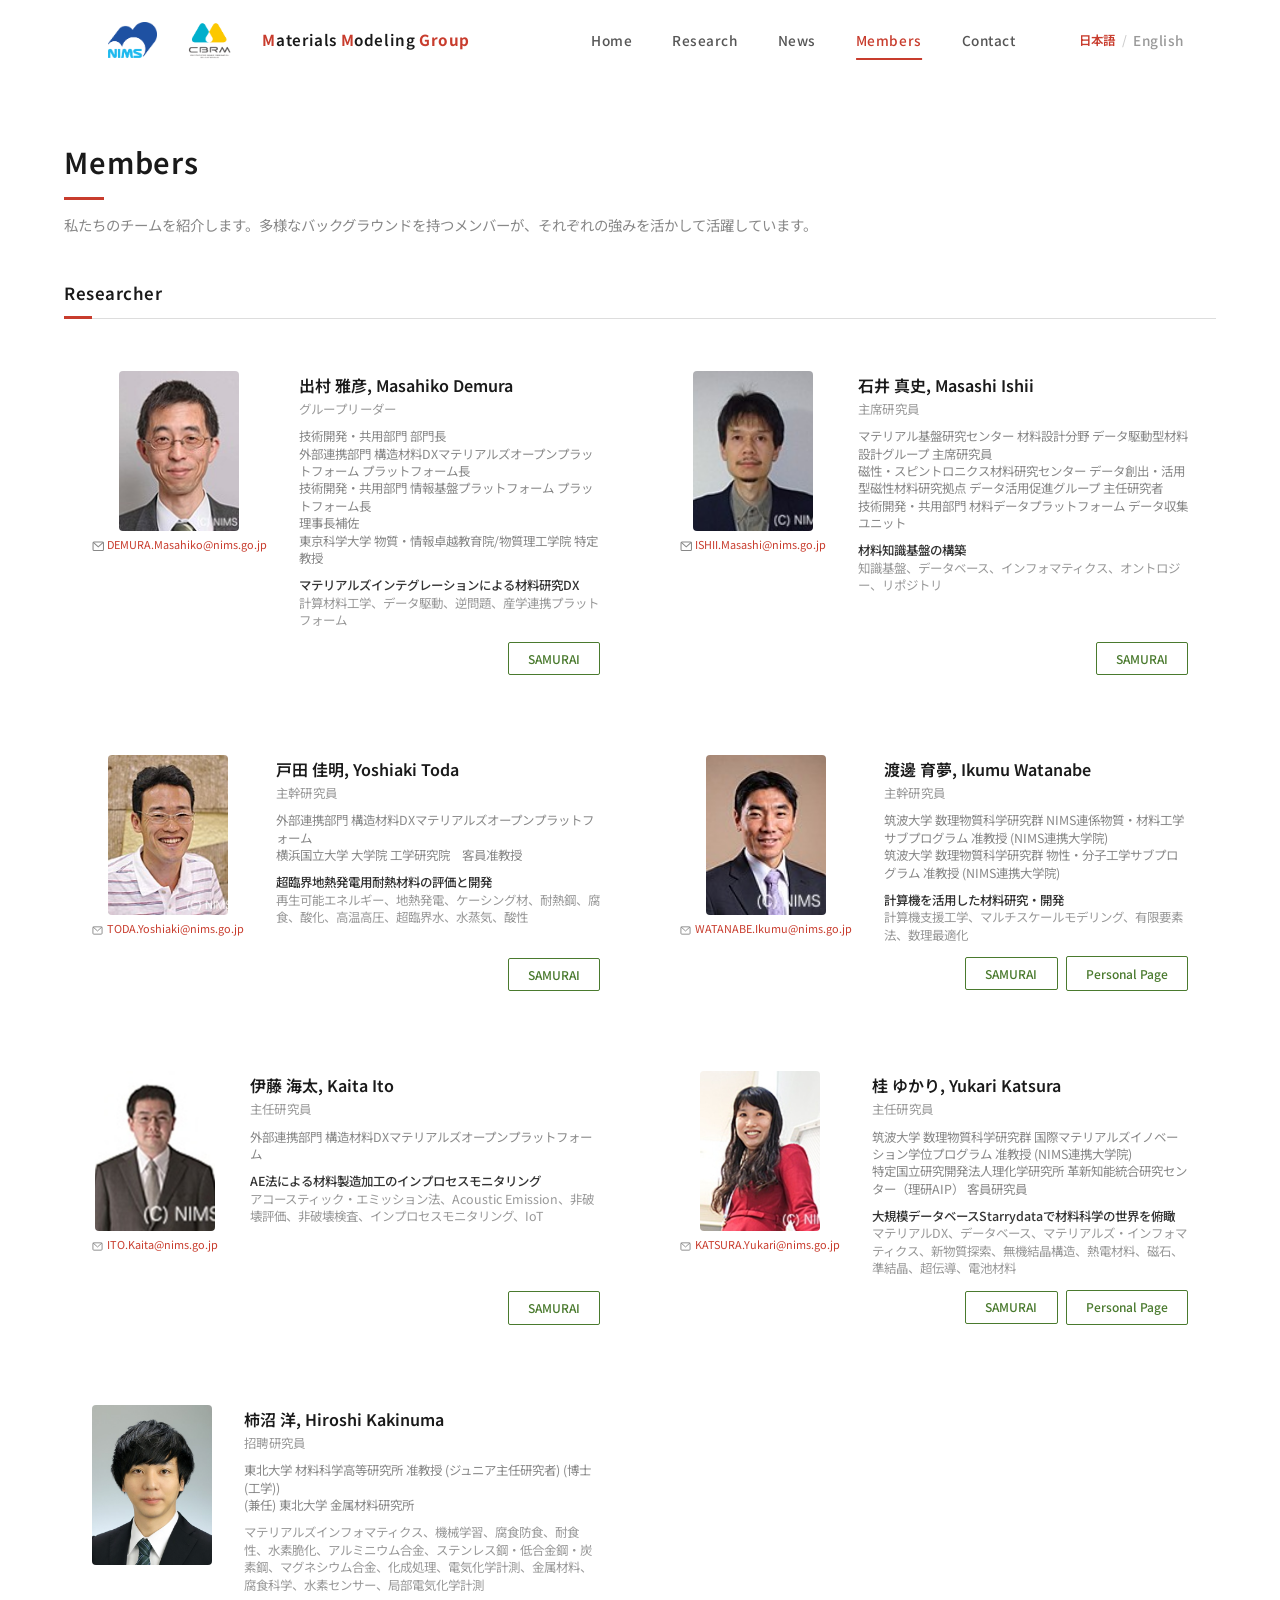
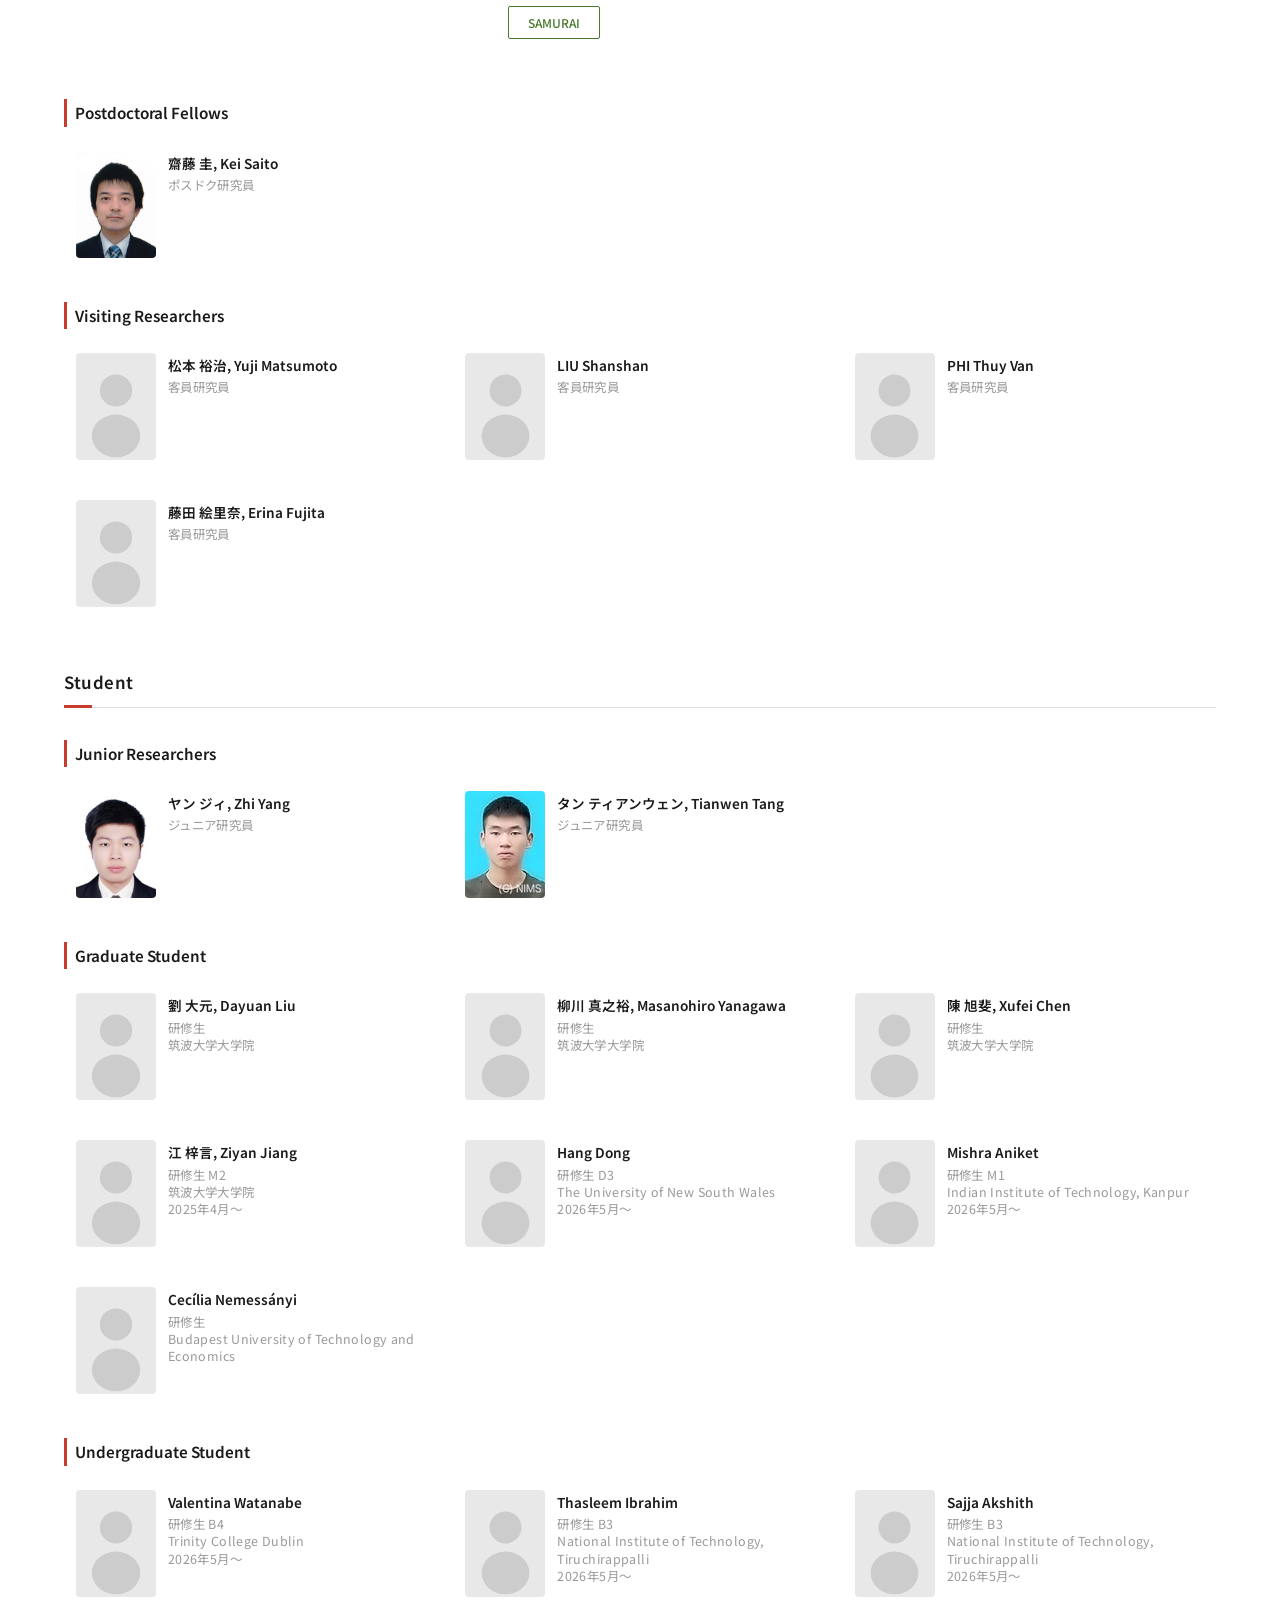
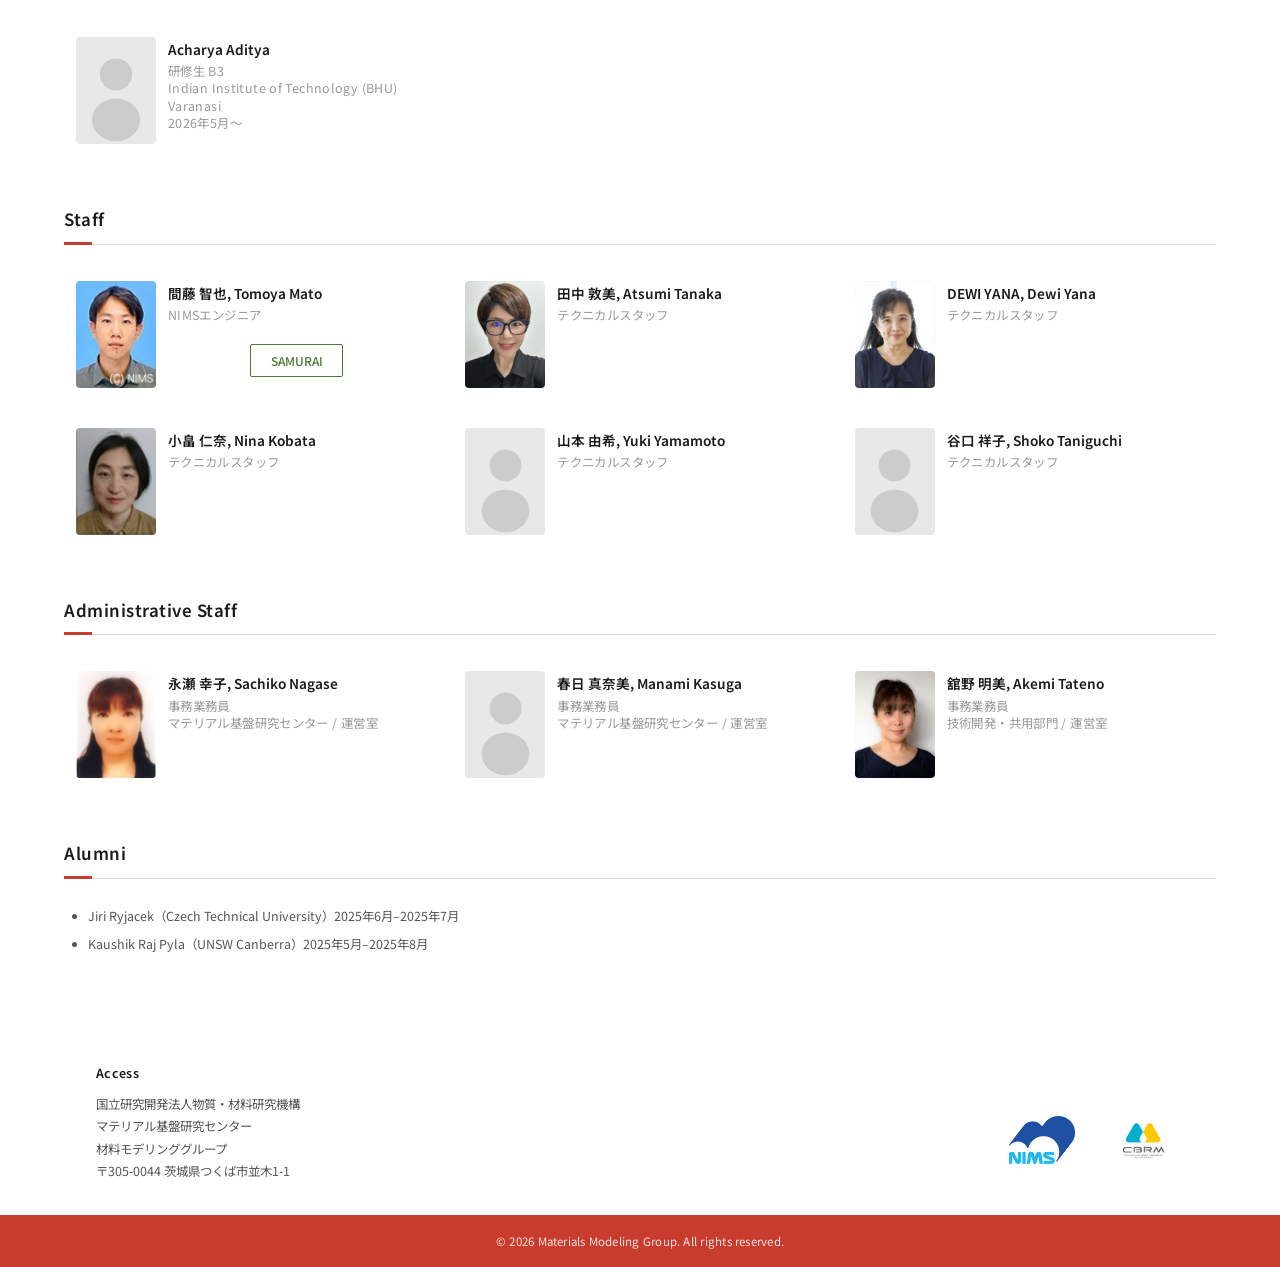
<file: members.html>
<!DOCTYPE html>
<html lang="ja">
<head>
  <meta charset="UTF-8">
  <meta name="viewport" content="width=device-width, initial-scale=1.0">
  <title>Members - Materials Modeling Group</title>
  <link rel="stylesheet" href="css/style.css">
</head>
<body>
  <header class="navbar">
    <div class="navbar-inner">
      <a href="index.html" class="navbar-brand">
        <div class="navbar-logos">
          <img src="images/logo_nims_20190425mark.png" alt="NIMS" class="logo-link" onclick="event.preventDefault();event.stopPropagation();window.open(&#39;https://www.nims.go.jp/&#39;,&#39;_blank&#39;)" style="cursor:pointer">
          <img src="images/cbrm_logo_tate.png" alt="CBRM" class="logo-link" onclick="event.preventDefault();event.stopPropagation();window.open(&#39;https://www.nims.go.jp/cbrm/&#39;,&#39;_blank&#39;)" style="cursor:pointer">
        </div>
        <span class="navbar-brand-text"><span>M</span>aterials <span>M</span>odeling <span>G</span><span class="group-full">roup</span><span class="group-short">r.</span></span>
      </a>
      <nav class="nav-links">
        <a href="index.html">Home</a>
        <a href="research.html">Research</a>
        <a href="news.html">News</a>
        <a href="members.html" class="active">Members</a>
        <a href="contact.html">Contact</a>
        <div class="lang-switcher">
          <span class="lang-active">日本語</span>
          <span class="lang-separator">/</span>
          <a href="members-en.html">English</a>
        </div>
      </nav>
      <button class="hamburger" aria-label="Menu">
        <span></span>
        <span></span>
        <span></span>
      </button>
    </div>
  </header>

  <main>
    <div class="container">
      <div class="page-header">
        <h1>Members</h1>
        <p>私たちのチームを紹介します。多様なバックグラウンドを持つメンバーが、それぞれの強みを活かして活躍しています。</p>
      </div>

      <!-- Researcher -->
      <div class="member-section fade-in-up">
        <h2 class="member-section-title">Researcher</h2>
        <div class="member-grid-researcher">
          <div class="member-entry">
            <div class="member-photo-area">
              <img class="member-photo" src="images/出村雅彦.jpg" alt="出村 雅彦">
              <p class="email"><a href="mailto:DEMURA.Masahiko@nims.go.jp">DEMURA.Masahiko@nims.go.jp</a></p>
            </div>
            <div class="member-info">
              <h3 class="member-name">出村 雅彦, Masahiko Demura</h3>
              <p class="member-title-label">グループリーダー</p>
              <p class="member-additional-roles">技術開発・共用部門 部門長<br>外部連携部門 構造材料DXマテリアルズオープンプラットフォーム プラットフォーム長<br>技術開発・共用部門 情報基盤プラットフォーム プラットフォーム長<br>理事長補佐<br>東京科学大学 物質・情報卓越教育院/物質理工学院 特定教授</p>
              <p class="research-title">マテリアルズインテグレーションによる材料研究DX</p>
              <p class="keywords">計算材料工学、データ駆動、逆問題、産学連携プラットフォーム</p>
              <div class="member-buttons">
                <a href="https://samurai.nims.go.jp/profiles/demura_masahiko" class="samurai-btn" target="_blank">SAMURAI</a>
              </div>
            </div>
          </div>
          <div class="member-entry">
            <div class="member-photo-area">
              <img class="member-photo" src="images/石井真史.jpg" alt="石井 真史">
              <p class="email"><a href="mailto:ISHII.Masashi@nims.go.jp">ISHII.Masashi@nims.go.jp</a></p>
            </div>
            <div class="member-info">
              <h3 class="member-name">石井 真史, Masashi Ishii</h3>
              <p class="member-title-label">主席研究員</p>
              <p class="member-additional-roles">マテリアル基盤研究センター 材料設計分野 データ駆動型材料設計グループ 主席研究員<br>磁性・スピントロニクス材料研究センター データ創出・活用型磁性材料研究拠点 データ活用促進グループ 主任研究者<br>技術開発・共用部門 材料データプラットフォーム データ収集ユニット</p>
              <p class="research-title">材料知識基盤の構築</p>
              <p class="keywords">知識基盤、データベース、インフォマティクス、オントロジー、リポジトリ</p>
              <div class="member-buttons">
                <a href="https://samurai.nims.go.jp/profiles/ishii_masashi" class="samurai-btn" target="_blank">SAMURAI</a>
              </div>
            </div>
          </div>
          <div class="member-entry">
            <div class="member-photo-area">
              <img class="member-photo" src="images/戸田佳明.jpg" alt="戸田 佳明">
              <p class="email"><a href="mailto:TODA.Yoshiaki@nims.go.jp">TODA.Yoshiaki@nims.go.jp</a></p>
            </div>
            <div class="member-info">
              <h3 class="member-name">戸田 佳明, Yoshiaki Toda</h3>
              <p class="member-title-label">主幹研究員</p>
              <p class="member-additional-roles">外部連携部門 構造材料DXマテリアルズオープンプラットフォーム<br>横浜国立大学 大学院 工学研究院　客員准教授</p>
              <p class="research-title">超臨界地熱発電用耐熱材料の評価と開発</p>
              <p class="keywords">再生可能エネルギー、地熱発電、ケーシング材、耐熱鋼、腐食、酸化、高温高圧、超臨界水、水蒸気、酸性</p>
              <div class="member-buttons">
                <a href="https://samurai.nims.go.jp/profiles/toda_yoshiaki" class="samurai-btn" target="_blank">SAMURAI</a>
              </div>
            </div>
          </div>
          <div class="member-entry">
            <div class="member-photo-area">
              <img class="member-photo" src="images/渡邊育夢.jpg" alt="渡邊 育夢">
              <p class="email"><a href="mailto:WATANABE.Ikumu@nims.go.jp">WATANABE.Ikumu@nims.go.jp</a></p>
            </div>
            <div class="member-info">
              <h3 class="member-name">渡邊 育夢, Ikumu Watanabe</h3>
              <p class="member-title-label">主幹研究員</p>
              <p class="member-additional-roles">筑波大学 数理物質科学研究群 NIMS連係物質・材料工学サブプログラム 准教授 (NIMS連携大学院)<br>筑波大学 数理物質科学研究群 物性・分子工学サブプログラム 准教授 (NIMS連携大学院)</p>
              <p class="research-title">計算機を活用した材料研究・開発</p>
              <p class="keywords">計算機支援工学、マルチスケールモデリング、有限要素法、数理最適化</p>
              <div class="member-buttons">
                <a href="https://samurai.nims.go.jp/profiles/watanabe_ikumu" class="samurai-btn" target="_blank">SAMURAI</a>
                <a href="https://www.nims.go.jp/personal/ikumu/" class="personal-page-btn" target="_blank">Personal Page</a>
              </div>
            </div>
          </div>
          <div class="member-entry">
            <div class="member-photo-area">
              <img class="member-photo" src="images/伊藤海太.jpg" alt="伊藤 海太">
              <p class="email"><a href="mailto:ITO.Kaita@nims.go.jp">ITO.Kaita@nims.go.jp</a></p>
            </div>
            <div class="member-info">
              <h3 class="member-name">伊藤 海太, Kaita Ito</h3>
              <p class="member-title-label">主任研究員</p>
              <p class="member-additional-roles">外部連携部門 構造材料DXマテリアルズオープンプラットフォーム</p>
              <p class="research-title">AE法による材料製造加工のインプロセスモニタリング</p>
              <p class="keywords">アコースティック・エミッション法、Acoustic Emission、非破壊評価、非破壊検査、インプロセスモニタリング、IoT</p>
              <div class="member-buttons">
                <a href="https://samurai.nims.go.jp/profiles/ito_kaita" class="samurai-btn" target="_blank">SAMURAI</a>
              </div>
            </div>
          </div>
          <div class="member-entry">
            <div class="member-photo-area">
              <img class="member-photo" src="images/桂ゆかり.jpg" alt="桂 ゆかり">
              <p class="email"><a href="mailto:KATSURA.Yukari@nims.go.jp">KATSURA.Yukari@nims.go.jp</a></p>
            </div>
            <div class="member-info">
              <h3 class="member-name">桂 ゆかり, Yukari Katsura</h3>
              <p class="member-title-label">主任研究員</p>
              <p class="member-additional-roles">筑波大学 数理物質科学研究群 国際マテリアルズイノベーション学位プログラム 准教授 (NIMS連携大学院)<br>特定国立研究開発法人理化学研究所 革新知能統合研究センター（理研AIP） 客員研究員</p>
              <p class="research-title">大規模データベースStarrydataで材料科学の世界を俯瞰</p>
              <p class="keywords">マテリアルDX、データベース、マテリアルズ・インフォマティクス、新物質探索、無機結晶構造、熱電材料、磁石、準結晶、超伝導、電池材料</p>
              <div class="member-buttons">
                <a href="https://samurai.nims.go.jp/profiles/katsura_yukari" class="samurai-btn" target="_blank">SAMURAI</a>
                <a href="#" class="personal-page-btn" target="_blank">Personal Page</a>
              </div>
            </div>
          </div>
          <div class="member-entry">
            <img class="member-photo" src="images/柿沼洋.jpg" alt="柿沼 洋">
            <div class="member-info">
              <h3 class="member-name">柿沼 洋, Hiroshi Kakinuma</h3>
              <p class="member-title-label">招聘研究員</p>
              <p class="member-additional-roles">東北大学 材料科学高等研究所 准教授 (ジュニア主任研究者) (博士 (工学))<br>(兼任) 東北大学  金属材料研究所</p>
              <p class="keywords">マテリアルズインフォマティクス、機械学習、腐食防食、耐食性、水素脆化、アルミニウム合金、ステンレス鋼・低合金鋼・炭素鋼、マグネシウム合金、化成処理、電気化学計測、金属材料、腐食科学、水素センサー、局部電気化学計測</p>
              <div class="member-buttons">
                <a href="https://samurai.nims.go.jp/profiles/kakinuma_hiroshi" class="samurai-btn" target="_blank">SAMURAI</a>
              </div>
            </div>
          </div>
        </div>
        <h3 class="member-subsection-title">Postdoctoral Fellows</h3>
        <div class="member-grid-3col">
          <div class="member-entry">
            <img class="member-photo" src="images/斉藤圭.jpg" alt="齋藤 圭">
            <div class="member-info">
              <h3 class="member-name">齋藤 圭, Kei Saito</h3>
              <p class="member-title-label">ポスドク研究員</p>
            </div>
          </div>
        </div>
        <h3 class="member-subsection-title">Visiting Researchers</h3>
        <div class="member-grid-3col">
          <div class="member-entry">
            <img class="member-photo" src="images/placeholder-person.svg" alt="松本 裕治">
            <div class="member-info">
              <h3 class="member-name">松本 裕治, Yuji Matsumoto</h3>
              <p class="member-title-label">客員研究員</p>
            </div>
          </div>
          <div class="member-entry">
            <img class="member-photo" src="images/placeholder-person.svg" alt="LIU Shanshan">
            <div class="member-info">
              <h3 class="member-name">LIU Shanshan</h3>
              <p class="member-title-label">客員研究員</p>
            </div>
          </div>
          <div class="member-entry">
            <img class="member-photo" src="images/placeholder-person.svg" alt="PHI Thuy Van">
            <div class="member-info">
              <h3 class="member-name">PHI Thuy Van</h3>
              <p class="member-title-label">客員研究員</p>
            </div>
          </div>
          <div class="member-entry">
            <img class="member-photo" src="images/placeholder-person.svg" alt="藤田 絵里奈">
            <div class="member-info">
              <h3 class="member-name">藤田 絵里奈, Erina Fujita</h3>
              <p class="member-title-label">客員研究員</p>
            </div>
          </div>
        </div>
      </div>

      <!-- Student -->
      <div class="member-section fade-in-up">
        <h2 class="member-section-title">Student</h2>
        <h3 class="member-subsection-title">Junior Researchers</h3>
        <div class="member-grid-3col">
          <div class="member-entry">
            <img class="member-photo" src="images/ヤン　ジィ.jpg" alt="ヤン ジィ">
            <div class="member-info">
              <h3 class="member-name">ヤン ジィ, Zhi Yang</h3>
              <p class="member-title-label">ジュニア研究員</p>
            </div>
          </div>
          <div class="member-entry">
            <img class="member-photo" src="images/タン　ティアンウェン.jpg" alt="タン ティアンウェン">
            <div class="member-info">
              <h3 class="member-name">タン ティアンウェン, Tianwen Tang</h3>
              <p class="member-title-label">ジュニア研究員</p>
            </div>
          </div>
        </div>
        <h3 class="member-subsection-title">Graduate Student</h3>
        <div class="member-grid-3col">
          <div class="member-entry">
            <img class="member-photo" src="images/placeholder-person.svg" alt="劉 大元">
            <div class="member-info">
              <h3 class="member-name">劉 大元, Dayuan Liu</h3>
              <p class="member-title-label">研修生<br>筑波大学大学院</p>
            </div>
          </div>
          <div class="member-entry">
            <img class="member-photo" src="images/placeholder-person.svg" alt="柳川 真之裕">
            <div class="member-info">
              <h3 class="member-name">柳川 真之裕, Masanohiro Yanagawa</h3>
              <p class="member-title-label">研修生<br>筑波大学大学院</p>
            </div>
          </div>
          <div class="member-entry">
            <img class="member-photo" src="images/placeholder-person.svg" alt="陳 旭斐">
            <div class="member-info">
              <h3 class="member-name">陳 旭斐, Xufei Chen</h3>
              <p class="member-title-label">研修生<br>筑波大学大学院</p>
            </div>
          </div>
          <div class="member-entry">
            <img class="member-photo" src="images/placeholder-person.svg" alt="江 梓言">
            <div class="member-info">
              <h3 class="member-name">江 梓言, Ziyan Jiang</h3>
              <p class="member-title-label">研修生 M2<br>筑波大学大学院<br>2025年4月～</p>
            </div>
          </div>
          <div class="member-entry">
            <img class="member-photo" src="images/placeholder-person.svg" alt="Hang Dong">
            <div class="member-info">
              <h3 class="member-name">Hang Dong</h3>
              <p class="member-title-label">研修生 D3<br>The University of New South Wales<br>2026年5月～</p>
            </div>
          </div>
          <div class="member-entry">
            <img class="member-photo" src="images/placeholder-person.svg" alt="Mishra Aniket">
            <div class="member-info">
              <h3 class="member-name">Mishra Aniket</h3>
              <p class="member-title-label">研修生 M1<br>Indian Institute of Technology, Kanpur<br>2026年5月～</p>
            </div>
          </div>
          <div class="member-entry">
            <img class="member-photo" src="images/placeholder-person.svg" alt="Cecília Nemessányi">
            <div class="member-info">
              <h3 class="member-name">Cecília Nemessányi</h3>
              <p class="member-title-label">研修生<br>Budapest University of Technology and Economics</p>
            </div>
          </div>
        </div>
        <h3 class="member-subsection-title">Undergraduate Student</h3>
        <div class="member-grid-3col">
          <div class="member-entry">
            <img class="member-photo" src="images/placeholder-person.svg" alt="Valentina Watanabe">
            <div class="member-info">
              <h3 class="member-name">Valentina Watanabe</h3>
              <p class="member-title-label">研修生 B4<br>Trinity College Dublin<br>2026年5月～</p>
            </div>
          </div>
          <div class="member-entry">
            <img class="member-photo" src="images/placeholder-person.svg" alt="Thasleem Ibrahim">
            <div class="member-info">
              <h3 class="member-name">Thasleem Ibrahim</h3>
              <p class="member-title-label">研修生 B3<br>National Institute of Technology, Tiruchirappalli<br>2026年5月～</p>
            </div>
          </div>
          <div class="member-entry">
            <img class="member-photo" src="images/placeholder-person.svg" alt="Sajja Akshith">
            <div class="member-info">
              <h3 class="member-name">Sajja Akshith</h3>
              <p class="member-title-label">研修生 B3<br>National Institute of Technology, Tiruchirappalli<br>2026年5月～</p>
            </div>
          </div>
          <div class="member-entry">
            <img class="member-photo" src="images/placeholder-person.svg" alt="Acharya Aditya">
            <div class="member-info">
              <h3 class="member-name">Acharya Aditya</h3>
              <p class="member-title-label">研修生 B3<br>Indian Institute of Technology (BHU) Varanasi<br>2026年5月～</p>
            </div>
          </div>
        </div>
      </div>

      <!-- Staff -->
      <div class="member-section fade-in-up">
        <h2 class="member-section-title">Staff</h2>
        <div class="member-grid-3col">
          <div class="member-entry">
            <img class="member-photo" src="images/間藤智也.jpg" alt="間藤 智也">
            <div class="member-info">
              <h3 class="member-name">間藤 智也, Tomoya Mato</h3>
              <p class="member-title-label">NIMSエンジニア</p>
              <div class="member-buttons">
                <a href="https://samurai.nims.go.jp/profiles/mato_tomoya" class="samurai-btn" target="_blank">SAMURAI</a>
              </div>
            </div>
          </div>
          <div class="member-entry">
            <img class="member-photo" src="images/田中 敦美.jpg" alt="田中 敦美">
            <div class="member-info">
              <h3 class="member-name">田中 敦美, Atsumi Tanaka</h3>
              <p class="member-title-label">テクニカルスタッフ</p>
            </div>
          </div>
          <div class="member-entry">
            <img class="member-photo" src="images/DEWI Yana.jpg" alt="DEWI YANA">
            <div class="member-info">
              <h3 class="member-name">DEWI YANA, Dewi Yana</h3>
              <p class="member-title-label">テクニカルスタッフ</p>
            </div>
          </div>
          <div class="member-entry">
            <img class="member-photo" src="images/小畠仁奈.jpg" alt="小畠 仁奈">
            <div class="member-info">
              <h3 class="member-name">小畠 仁奈, Nina Kobata</h3>
              <p class="member-title-label">テクニカルスタッフ</p>
            </div>
          </div>
          <div class="member-entry">
            <img class="member-photo" src="images/placeholder-person.svg" alt="山本 由希">
            <div class="member-info">
              <h3 class="member-name">山本 由希, Yuki Yamamoto</h3>
              <p class="member-title-label">テクニカルスタッフ</p>
            </div>
          </div>
          <div class="member-entry">
            <img class="member-photo" src="images/placeholder-person.svg" alt="谷口 祥子">
            <div class="member-info">
              <h3 class="member-name">谷口 祥子, Shoko Taniguchi</h3>
              <p class="member-title-label">テクニカルスタッフ</p>
            </div>
          </div>
        </div>
      </div>

      <!-- Administrative Staff -->
      <div class="member-section fade-in-up">
        <h2 class="member-section-title">Administrative Staff</h2>
        <div class="member-grid-3col">
          <div class="member-entry">
            <img class="member-photo" src="images/永瀬幸子.png" alt="永瀬 幸子">
            <div class="member-info">
              <h3 class="member-name">永瀬 幸子, Sachiko Nagase</h3>
              <p class="member-title-label">事務業務員<br>マテリアル基盤研究センター / 運営室</p>
            </div>
          </div>
          <div class="member-entry">
            <img class="member-photo" src="images/placeholder-person.svg" alt="春日 真奈美">
            <div class="member-info">
              <h3 class="member-name">春日 真奈美, Manami Kasuga</h3>
              <p class="member-title-label">事務業務員<br>マテリアル基盤研究センター / 運営室</p>
            </div>
          </div>
          <div class="member-entry">
            <img class="member-photo" src="images/舘野明美.jpg" alt="舘野 明美">
            <div class="member-info">
              <h3 class="member-name">舘野 明美, Akemi Tateno</h3>
              <p class="member-title-label">事務業務員<br>技術開発・共用部門 / 運営室</p>
            </div>
          </div>
        </div>
      </div>

      <!-- Alumni -->
      <div class="member-section fade-in-up">
        <h2 class="member-section-title">Alumni</h2>
        <ul class="member-bullet-list">
          <li>Jiri Ryjacek（Czech Technical University）2025年6月–2025年7月</li>
          <li>Kaushik Raj Pyla（UNSW Canberra）2025年5月–2025年8月</li>
        </ul>
      </div>
    </div>
  </main>

  <footer class="footer">
    <div class="footer-inner">
      <div class="footer-content">
        <div class="footer-access">
          <p class="footer-access-title">Access</p>
          <p>国立研究開発法人物質・材料研究機構</p>
          <p>マテリアル基盤研究センター</p>
          <p>材料モデリンググループ</p>
          <p>〒305-0044 茨城県つくば市並木1-1</p>
        </div>
        <div class="footer-logos">
          <a href="https://www.nims.go.jp/" target="_blank" rel="noopener"><img src="images/logo_nims_20190425mark.png" alt="NIMS"></a>
          <a href="https://www.nims.go.jp/cbrm/" target="_blank" rel="noopener"><img src="images/cbrm_logo_tate.png" alt="CBRM"></a>
        </div>
      </div>
    </div>
    <div class="footer-bottom">
      <p class="footer-copy">&copy; 2026 Materials Modeling Group. All rights reserved.</p>
    </div>
  </footer>

  <script src="js/main.js"></script>
</body>
</html>
</file>
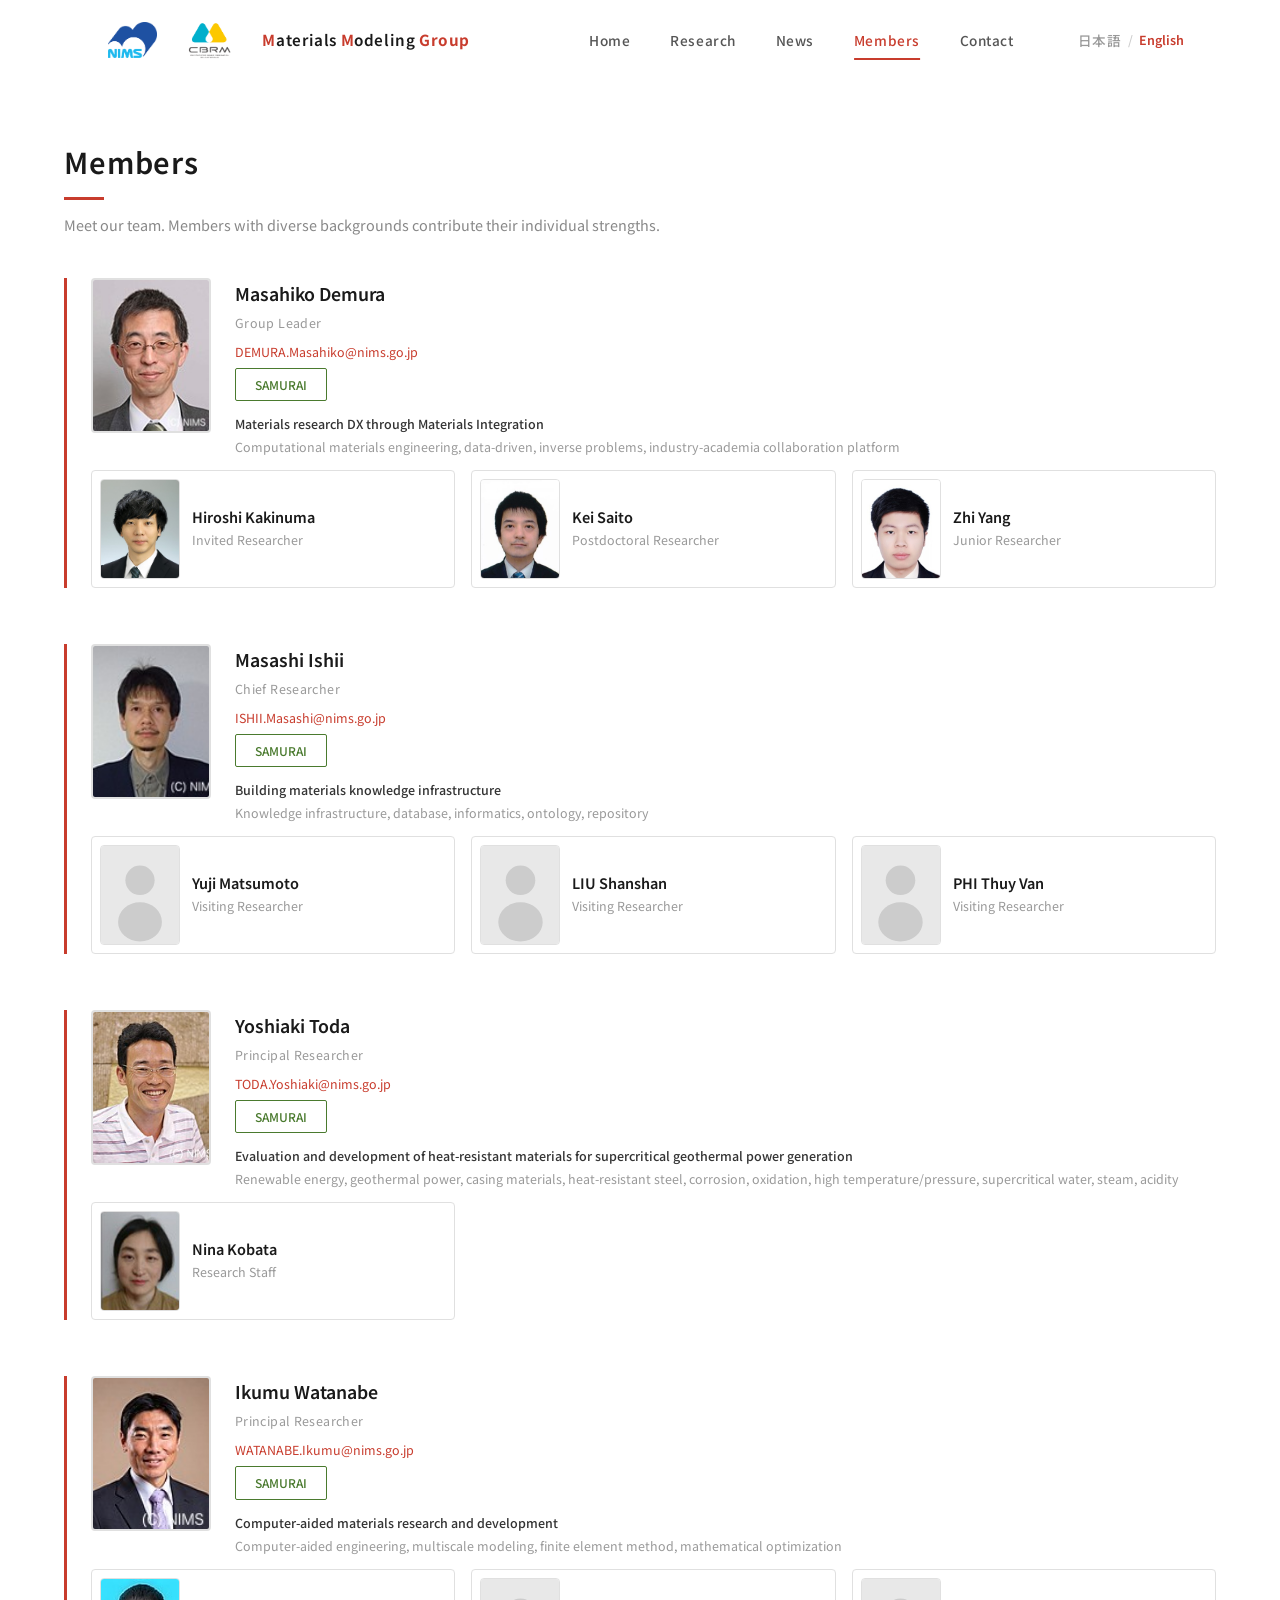
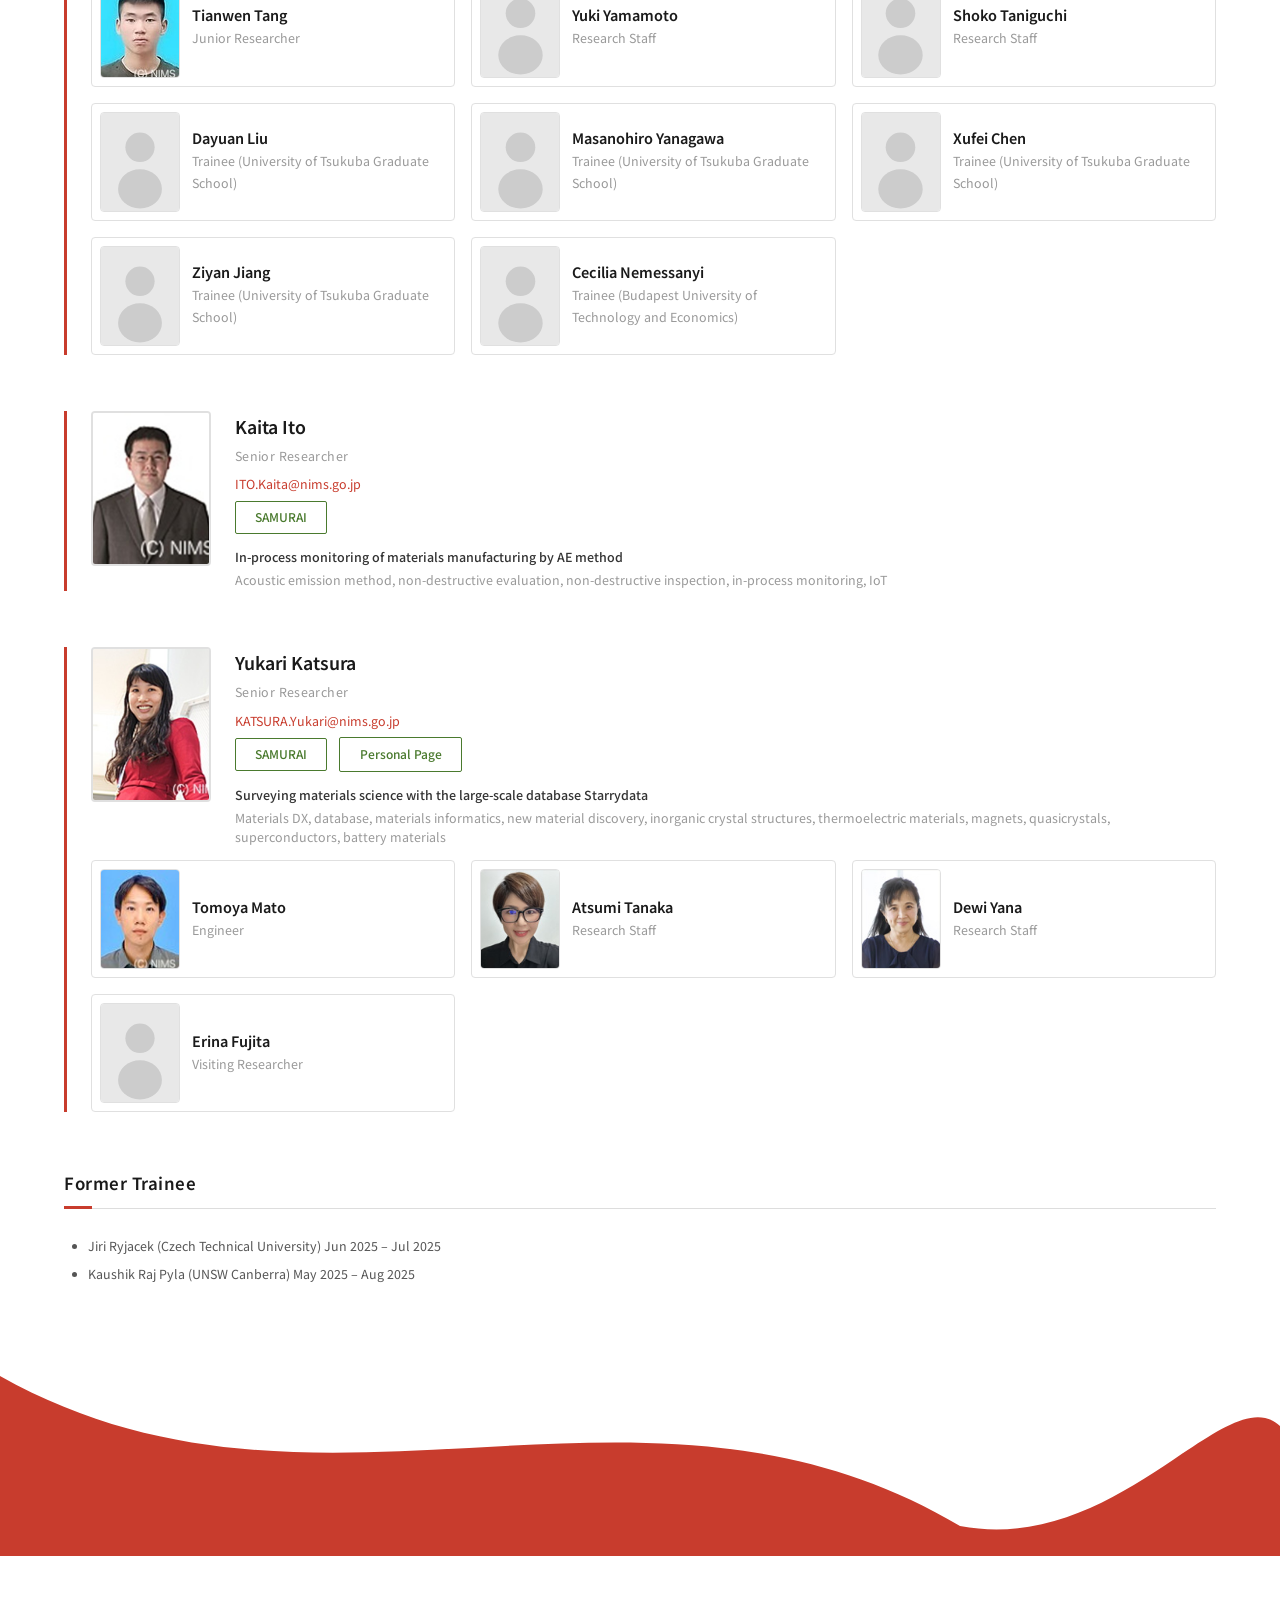
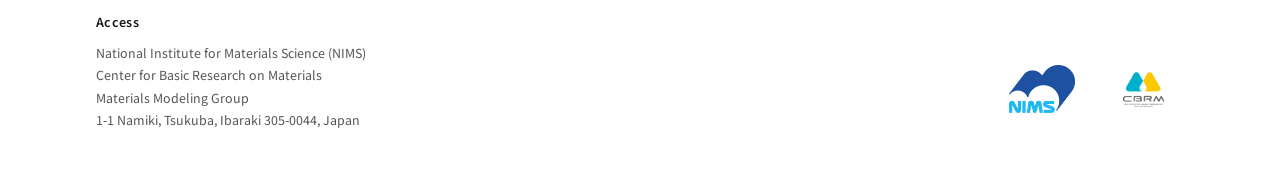
<file: members2-en.html>
<!DOCTYPE html>
<html lang="en">
<head>
  <meta charset="UTF-8">
  <meta name="viewport" content="width=device-width, initial-scale=1.0">
  <title>Members - Materials Modeling Group</title>
  <link rel="stylesheet" href="css/style.css">
</head>
<body>
  <header class="navbar">
    <div class="navbar-inner">
      <a href="index-en.html" class="navbar-brand">
        <div class="navbar-logos">
          <img src="images/logo_nims_20190425mark.png" alt="NIMS" class="logo-link" onclick="event.preventDefault();event.stopPropagation();window.open(&#39;https://www.nims.go.jp/&#39;,&#39;_blank&#39;)" style="cursor:pointer">
          <img src="images/cbrm_logo_tate.png" alt="CBRM" class="logo-link" onclick="event.preventDefault();event.stopPropagation();window.open(&#39;https://www.nims.go.jp/cbrm/&#39;,&#39;_blank&#39;)" style="cursor:pointer">
        </div>
        <span class="navbar-brand-text"><span>M</span>aterials <span>M</span>odeling <span>G</span><span class="group-full">roup</span><span class="group-short">r.</span></span>
      </a>
      <nav class="nav-links">
        <a href="index-en.html">Home</a>
        <a href="research-en.html">Research</a>
        <a href="news-en.html">News</a>
        <a href="members2-en.html" class="active">Members</a>
        <a href="contact-en.html">Contact</a>
        <div class="lang-switcher">
          <a href="members2.html">日本語</a>
          <span class="lang-separator">/</span>
          <span class="lang-active">English</span>
        </div>
      </nav>
      <button class="hamburger" aria-label="Menu">
        <span></span>
        <span></span>
        <span></span>
      </button>
    </div>
  </header>

  <main>
    <div class="container">
      <div class="page-header">
        <h1>Members</h1>
        <p>Meet our team. Members with diverse backgrounds contribute their individual strengths.</p>
      </div>

      <!-- Masahiko Demura -->
      <div class="researcher-block fade-in-up">
        <div class="researcher-lead">
          <img class="researcher-lead-photo" src="images/出村雅彦.jpg" alt="Masahiko Demura">
          <div class="researcher-lead-info">
            <h2 class="researcher-lead-name">Masahiko Demura</h2>
            <p class="researcher-lead-title">Group Leader</p>
            <p class="researcher-lead-email"><a href="mailto:DEMURA.Masahiko@nims.go.jp">DEMURA.Masahiko@nims.go.jp</a></p>
            <a href="https://samurai.nims.go.jp/profiles/demura_masahiko" class="samurai-btn" target="_blank">SAMURAI</a>
            <p class="researcher-lead-research">Materials research DX through Materials Integration</p>
            <p class="researcher-lead-keywords">Computational materials engineering, data-driven, inverse problems, industry-academia collaboration platform</p>
          </div>
        </div>
        <div class="team-members">
          <div class="team-member-entry">
            <img class="team-member-photo" src="images/柿沼洋.jpg" alt="Hiroshi Kakinuma">
            <div class="team-member-info">
              <p class="team-member-name">Hiroshi Kakinuma</p>
              <p class="team-member-title">Invited Researcher</p>
            </div>
          </div>
          <div class="team-member-entry">
            <img class="team-member-photo" src="images/斉藤圭.jpg" alt="Kei Saito">
            <div class="team-member-info">
              <p class="team-member-name">Kei Saito</p>
              <p class="team-member-title">Postdoctoral Researcher</p>
            </div>
          </div>
          <div class="team-member-entry">
            <img class="team-member-photo" src="images/ヤン　ジィ.jpg" alt="Zhi Yang">
            <div class="team-member-info">
              <p class="team-member-name">Zhi Yang</p>
              <p class="team-member-title">Junior Researcher</p>
            </div>
          </div>
        </div>
      </div>

      <!-- Masashi Ishii -->
      <div class="researcher-block fade-in-up">
        <div class="researcher-lead">
          <img class="researcher-lead-photo" src="images/石井真史.jpg" alt="Masashi Ishii">
          <div class="researcher-lead-info">
            <h2 class="researcher-lead-name">Masashi Ishii</h2>
            <p class="researcher-lead-title">Chief Researcher</p>
            <p class="researcher-lead-email"><a href="mailto:ISHII.Masashi@nims.go.jp">ISHII.Masashi@nims.go.jp</a></p>
            <a href="https://samurai.nims.go.jp/profiles/ishii_masashi" class="samurai-btn" target="_blank">SAMURAI</a>
            <p class="researcher-lead-research">Building materials knowledge infrastructure</p>
            <p class="researcher-lead-keywords">Knowledge infrastructure, database, informatics, ontology, repository</p>
          </div>
        </div>
        <div class="team-members">
          <div class="team-member-entry">
            <img class="team-member-photo" src="images/placeholder-person.svg" alt="Yuji Matsumoto">
            <div class="team-member-info">
              <p class="team-member-name">Yuji Matsumoto</p>
              <p class="team-member-title">Visiting Researcher</p>
            </div>
          </div>
          <div class="team-member-entry">
            <img class="team-member-photo" src="images/placeholder-person.svg" alt="LIU Shanshan">
            <div class="team-member-info">
              <p class="team-member-name">LIU Shanshan</p>
              <p class="team-member-title">Visiting Researcher</p>
            </div>
          </div>
          <div class="team-member-entry">
            <img class="team-member-photo" src="images/placeholder-person.svg" alt="PHI Thuy Van">
            <div class="team-member-info">
              <p class="team-member-name">PHI Thuy Van</p>
              <p class="team-member-title">Visiting Researcher</p>
            </div>
          </div>
        </div>
      </div>

      <!-- Yoshiaki Toda -->
      <div class="researcher-block fade-in-up">
        <div class="researcher-lead">
          <img class="researcher-lead-photo" src="images/戸田佳明.jpg" alt="Yoshiaki Toda">
          <div class="researcher-lead-info">
            <h2 class="researcher-lead-name">Yoshiaki Toda</h2>
            <p class="researcher-lead-title">Principal Researcher</p>
            <p class="researcher-lead-email"><a href="mailto:TODA.Yoshiaki@nims.go.jp">TODA.Yoshiaki@nims.go.jp</a></p>
            <a href="https://samurai.nims.go.jp/profiles/toda_yoshiaki" class="samurai-btn" target="_blank">SAMURAI</a>
            <p class="researcher-lead-research">Evaluation and development of heat-resistant materials for supercritical geothermal power generation</p>
            <p class="researcher-lead-keywords">Renewable energy, geothermal power, casing materials, heat-resistant steel, corrosion, oxidation, high temperature/pressure, supercritical water, steam, acidity</p>
          </div>
        </div>
        <div class="team-members">
          <div class="team-member-entry">
            <img class="team-member-photo" src="images/小畠仁奈.jpg" alt="Nina Kobata">
            <div class="team-member-info">
              <p class="team-member-name">Nina Kobata</p>
              <p class="team-member-title">Research Staff</p>
            </div>
          </div>
        </div>
      </div>

      <!-- Ikumu Watanabe -->
      <div class="researcher-block fade-in-up">
        <div class="researcher-lead">
          <img class="researcher-lead-photo" src="images/渡邊育夢.jpg" alt="Ikumu Watanabe">
          <div class="researcher-lead-info">
            <h2 class="researcher-lead-name">Ikumu Watanabe</h2>
            <p class="researcher-lead-title">Principal Researcher</p>
            <p class="researcher-lead-email"><a href="mailto:WATANABE.Ikumu@nims.go.jp">WATANABE.Ikumu@nims.go.jp</a></p>
            <a href="https://samurai.nims.go.jp/profiles/watanabe_ikumu" class="samurai-btn" target="_blank">SAMURAI</a>
            <p class="researcher-lead-research">Computer-aided materials research and development</p>
            <p class="researcher-lead-keywords">Computer-aided engineering, multiscale modeling, finite element method, mathematical optimization</p>
          </div>
        </div>
        <div class="team-members">
          <div class="team-member-entry">
            <img class="team-member-photo" src="images/タン　ティアンウェン.jpg" alt="Tianwen Tang">
            <div class="team-member-info">
              <p class="team-member-name">Tianwen Tang</p>
              <p class="team-member-title">Junior Researcher</p>
            </div>
          </div>
          <div class="team-member-entry">
            <img class="team-member-photo" src="images/placeholder-person.svg" alt="Yuki Yamamoto">
            <div class="team-member-info">
              <p class="team-member-name">Yuki Yamamoto</p>
              <p class="team-member-title">Research Staff</p>
            </div>
          </div>
          <div class="team-member-entry">
            <img class="team-member-photo" src="images/placeholder-person.svg" alt="Shoko Taniguchi">
            <div class="team-member-info">
              <p class="team-member-name">Shoko Taniguchi</p>
              <p class="team-member-title">Research Staff</p>
            </div>
          </div>
          <div class="team-member-entry">
            <img class="team-member-photo" src="images/placeholder-person.svg" alt="Dayuan Liu">
            <div class="team-member-info">
              <p class="team-member-name">Dayuan Liu</p>
              <p class="team-member-title">Trainee (University of Tsukuba Graduate School)</p>
            </div>
          </div>
          <div class="team-member-entry">
            <img class="team-member-photo" src="images/placeholder-person.svg" alt="Masanohiro Yanagawa">
            <div class="team-member-info">
              <p class="team-member-name">Masanohiro Yanagawa</p>
              <p class="team-member-title">Trainee (University of Tsukuba Graduate School)</p>
            </div>
          </div>
          <div class="team-member-entry">
            <img class="team-member-photo" src="images/placeholder-person.svg" alt="Xufei Chen">
            <div class="team-member-info">
              <p class="team-member-name">Xufei Chen</p>
              <p class="team-member-title">Trainee (University of Tsukuba Graduate School)</p>
            </div>
          </div>
          <div class="team-member-entry">
            <img class="team-member-photo" src="images/placeholder-person.svg" alt="Ziyan Jiang">
            <div class="team-member-info">
              <p class="team-member-name">Ziyan Jiang</p>
              <p class="team-member-title">Trainee (University of Tsukuba Graduate School)</p>
            </div>
          </div>
          <div class="team-member-entry">
            <img class="team-member-photo" src="images/placeholder-person.svg" alt="Cecilia Nemessanyi">
            <div class="team-member-info">
              <p class="team-member-name">Cecilia Nemessanyi</p>
              <p class="team-member-title">Trainee (Budapest University of Technology and Economics)</p>
            </div>
          </div>
        </div>
      </div>

      <!-- Kaita Ito -->
      <div class="researcher-block fade-in-up">
        <div class="researcher-lead">
          <img class="researcher-lead-photo" src="images/伊藤海太.jpg" alt="Kaita Ito">
          <div class="researcher-lead-info">
            <h2 class="researcher-lead-name">Kaita Ito</h2>
            <p class="researcher-lead-title">Senior Researcher</p>
            <p class="researcher-lead-email"><a href="mailto:ITO.Kaita@nims.go.jp">ITO.Kaita@nims.go.jp</a></p>
            <a href="https://samurai.nims.go.jp/profiles/ito_kaita" class="samurai-btn" target="_blank">SAMURAI</a>
            <p class="researcher-lead-research">In-process monitoring of materials manufacturing by AE method</p>
            <p class="researcher-lead-keywords">Acoustic emission method, non-destructive evaluation, non-destructive inspection, in-process monitoring, IoT</p>
          </div>
        </div>
      </div>

      <!-- Yukari Katsura -->
      <div class="researcher-block fade-in-up">
        <div class="researcher-lead">
          <img class="researcher-lead-photo" src="images/桂ゆかり.jpg" alt="Yukari Katsura">
          <div class="researcher-lead-info">
            <h2 class="researcher-lead-name">Yukari Katsura</h2>
            <p class="researcher-lead-title">Senior Researcher</p>
            <p class="researcher-lead-email"><a href="mailto:KATSURA.Yukari@nims.go.jp">KATSURA.Yukari@nims.go.jp</a></p>
            <a href="https://samurai.nims.go.jp/profiles/katsura_yukari" class="samurai-btn" target="_blank">SAMURAI</a>
            <a href="#" class="personal-page-btn" target="_blank">Personal Page</a>
            <p class="researcher-lead-research">Surveying materials science with the large-scale database Starrydata</p>
            <p class="researcher-lead-keywords">Materials DX, database, materials informatics, new material discovery, inorganic crystal structures, thermoelectric materials, magnets, quasicrystals, superconductors, battery materials</p>
          </div>
        </div>
        <div class="team-members">
          <div class="team-member-entry">
            <img class="team-member-photo" src="images/間藤智也.jpg" alt="Tomoya Mato">
            <div class="team-member-info">
              <p class="team-member-name">Tomoya Mato</p>
              <p class="team-member-title">Engineer</p>
            </div>
          </div>
          <div class="team-member-entry">
            <img class="team-member-photo" src="images/田中 敦美.jpg" alt="Atsumi Tanaka">
            <div class="team-member-info">
              <p class="team-member-name">Atsumi Tanaka</p>
              <p class="team-member-title">Research Staff</p>
            </div>
          </div>
          <div class="team-member-entry">
            <img class="team-member-photo" src="images/DEWI Yana.jpg" alt="DEWI YANA">
            <div class="team-member-info">
              <p class="team-member-name">Dewi Yana</p>
              <p class="team-member-title">Research Staff</p>
            </div>
          </div>
          <div class="team-member-entry">
            <img class="team-member-photo" src="images/placeholder-person.svg" alt="Erina Fujita">
            <div class="team-member-info">
              <p class="team-member-name">Erina Fujita</p>
              <p class="team-member-title">Visiting Researcher</p>
            </div>
          </div>
        </div>
      </div>

      <!-- Former Trainee -->
      <div class="member-section fade-in-up">
        <h2 class="member-section-title">Former Trainee</h2>
        <ul class="member-bullet-list">
          <li>Jiri Ryjacek (Czech Technical University) Jun 2025 – Jul 2025</li>
          <li>Kaushik Raj Pyla (UNSW Canberra) May 2025 – Aug 2025</li>
        </ul>
      </div>

    </div>
  </main>

  <div class="footer-wave">
    <svg viewBox="0 0 1440 220" preserveAspectRatio="none" xmlns="http://www.w3.org/2000/svg">
      <path d="M0,40 C360,220 720,0 1080,190 C1260,220 1380,40 1440,90 L1440,220 L0,220 Z"/>
    </svg>
  </div>

  <footer class="footer">
    <div class="footer-inner">
      <div class="footer-content">
        <div class="footer-access">
          <p class="footer-access-title">Access</p>
          <p>National Institute for Materials Science (NIMS)</p>
          <p>Center for Basic Research on Materials</p>
          <p>Materials Modeling Group</p>
          <p>1-1 Namiki, Tsukuba, Ibaraki 305-0044, Japan</p>
        </div>
        <div class="footer-logos">
          <a href="https://www.nims.go.jp/" target="_blank" rel="noopener"><img src="images/logo_nims_20190425mark.png" alt="NIMS"></a>
          <a href="https://www.nims.go.jp/cbrm/" target="_blank" rel="noopener"><img src="images/cbrm_logo_tate.png" alt="CBRM"></a>
        </div>
      </div>
      <p class="footer-copy">&copy; 2026 Materials Modeling Group. All rights reserved.</p>
    </div>
  </footer>

  <script src="js/main.js"></script>
</body>
</html>
</file>
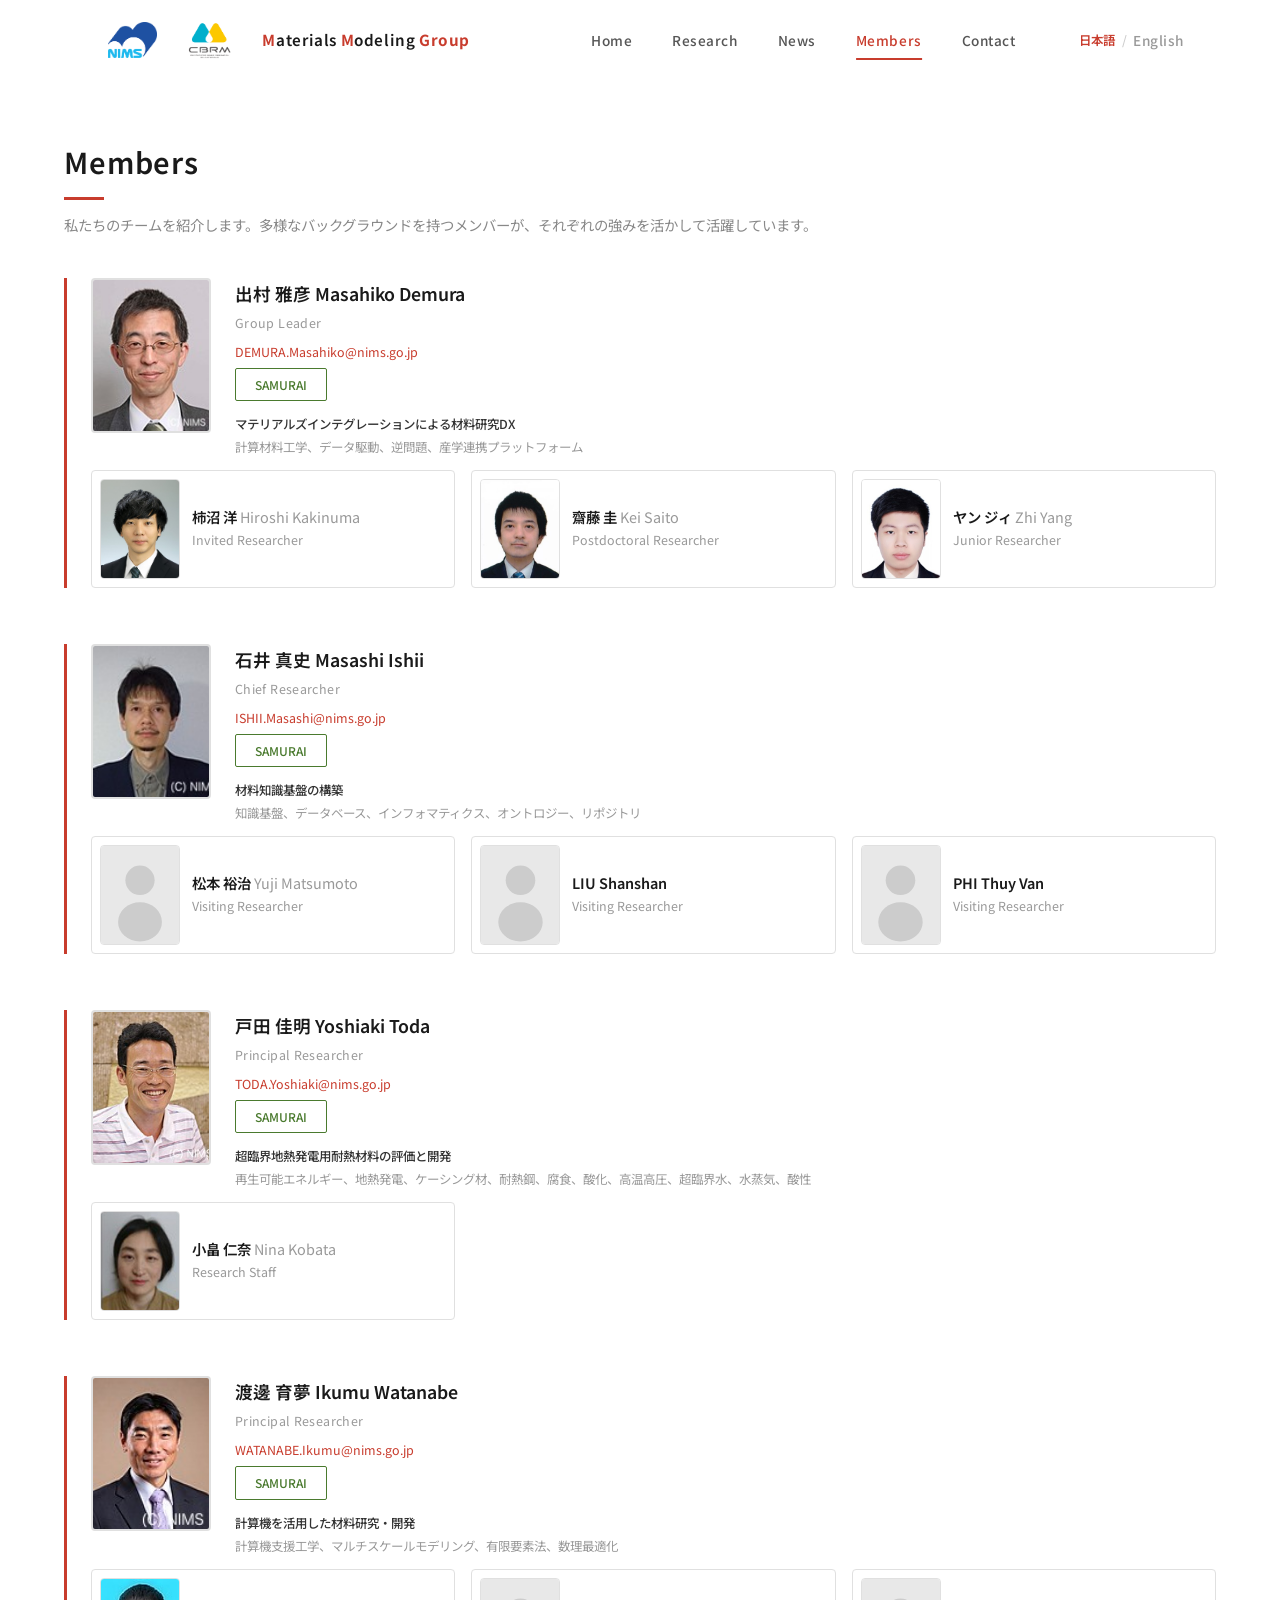
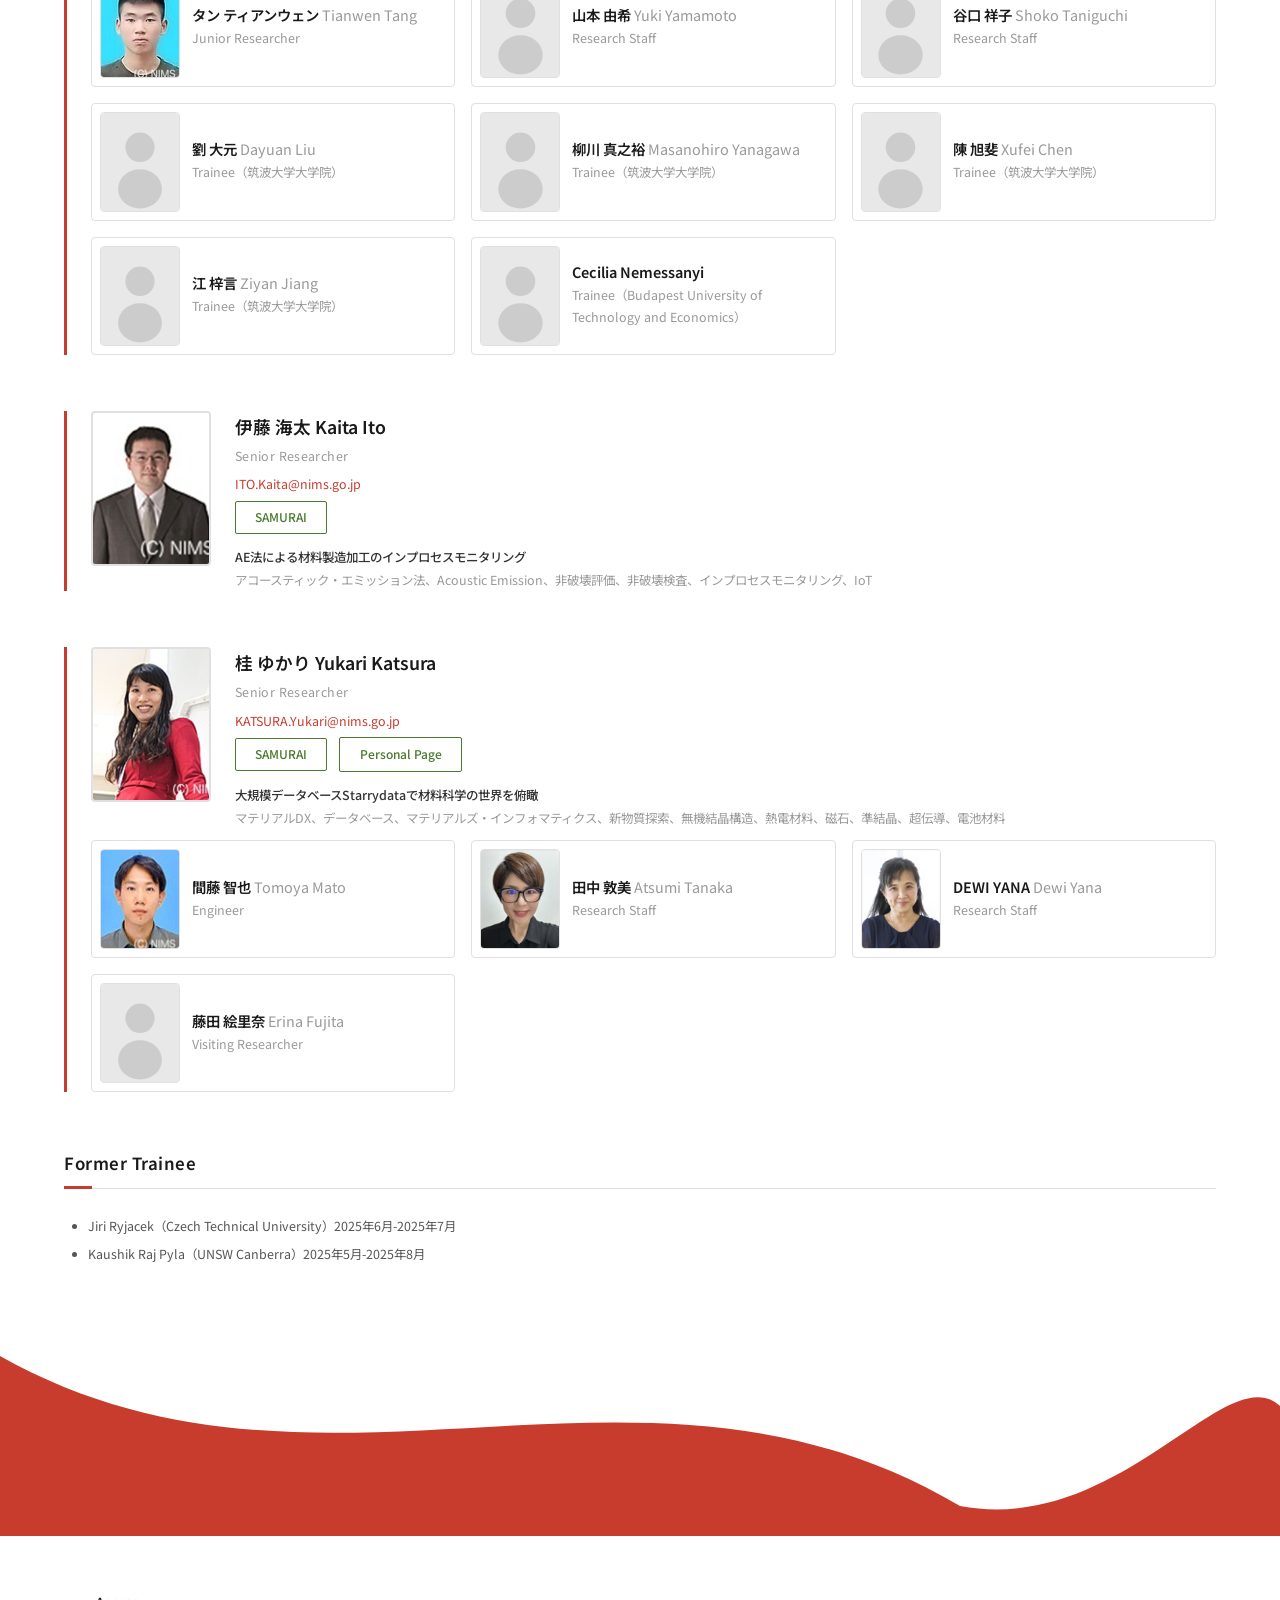
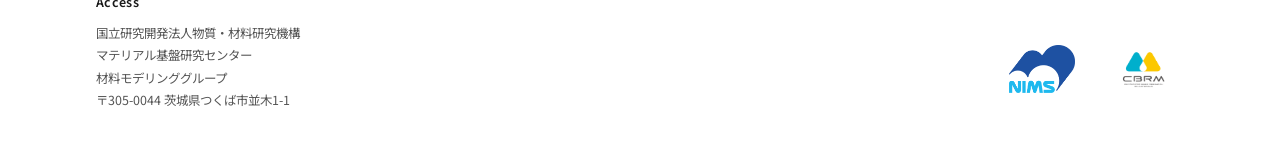
<file: members2.html>
<!DOCTYPE html>
<html lang="ja">
<head>
  <meta charset="UTF-8">
  <meta name="viewport" content="width=device-width, initial-scale=1.0">
  <title>Members - Materials Modeling Group</title>
  <link rel="stylesheet" href="css/style.css">
</head>
<body>
  <header class="navbar">
    <div class="navbar-inner">
      <a href="index.html" class="navbar-brand">
        <div class="navbar-logos">
          <img src="images/logo_nims_20190425mark.png" alt="NIMS" class="logo-link" onclick="event.preventDefault();event.stopPropagation();window.open(&#39;https://www.nims.go.jp/&#39;,&#39;_blank&#39;)" style="cursor:pointer">
          <img src="images/cbrm_logo_tate.png" alt="CBRM" class="logo-link" onclick="event.preventDefault();event.stopPropagation();window.open(&#39;https://www.nims.go.jp/cbrm/&#39;,&#39;_blank&#39;)" style="cursor:pointer">
        </div>
        <span class="navbar-brand-text"><span>M</span>aterials <span>M</span>odeling <span>G</span><span class="group-full">roup</span><span class="group-short">r.</span></span>
      </a>
      <nav class="nav-links">
        <a href="index.html">Home</a>
        <a href="research.html">Research</a>
        <a href="news.html">News</a>
        <a href="members2.html" class="active">Members</a>
        <a href="contact.html">Contact</a>
        <div class="lang-switcher">
          <span class="lang-active">日本語</span>
          <span class="lang-separator">/</span>
          <a href="members2-en.html">English</a>
        </div>
      </nav>
      <button class="hamburger" aria-label="Menu">
        <span></span>
        <span></span>
        <span></span>
      </button>
    </div>
  </header>

  <main>
    <div class="container">
      <div class="page-header">
        <h1>Members</h1>
        <p>私たちのチームを紹介します。多様なバックグラウンドを持つメンバーが、それぞれの強みを活かして活躍しています。</p>
      </div>

      <!-- 出村 雅彦 -->
      <div class="researcher-block fade-in-up">
        <div class="researcher-lead">
          <img class="researcher-lead-photo" src="images/出村雅彦.jpg" alt="出村 雅彦">
          <div class="researcher-lead-info">
            <h2 class="researcher-lead-name">出村 雅彦 Masahiko Demura</h2>
            <p class="researcher-lead-title">Group Leader</p>
            <p class="researcher-lead-email"><a href="mailto:DEMURA.Masahiko@nims.go.jp">DEMURA.Masahiko@nims.go.jp</a></p>
            <a href="https://samurai.nims.go.jp/profiles/demura_masahiko" class="samurai-btn" target="_blank">SAMURAI</a>
            <p class="researcher-lead-research">マテリアルズインテグレーションによる材料研究DX</p>
            <p class="researcher-lead-keywords">計算材料工学、データ駆動、逆問題、産学連携プラットフォーム</p>
          </div>
        </div>
        <div class="team-members">
          <div class="team-member-entry">
            <img class="team-member-photo" src="images/柿沼洋.jpg" alt="柿沼 洋">
            <div class="team-member-info">
              <p class="team-member-name">柿沼 洋 <span>Hiroshi Kakinuma</span></p>
              <p class="team-member-title">Invited Researcher</p>
            </div>
          </div>
          <div class="team-member-entry">
            <img class="team-member-photo" src="images/斉藤圭.jpg" alt="齋藤 圭">
            <div class="team-member-info">
              <p class="team-member-name">齋藤 圭 <span>Kei Saito</span></p>
              <p class="team-member-title">Postdoctoral Researcher</p>
            </div>
          </div>
          <div class="team-member-entry">
            <img class="team-member-photo" src="images/ヤン　ジィ.jpg" alt="ヤン ジィ">
            <div class="team-member-info">
              <p class="team-member-name">ヤン ジィ <span>Zhi Yang</span></p>
              <p class="team-member-title">Junior Researcher</p>
            </div>
          </div>
        </div>
      </div>

      <!-- 石井 真史 -->
      <div class="researcher-block fade-in-up">
        <div class="researcher-lead">
          <img class="researcher-lead-photo" src="images/石井真史.jpg" alt="石井 真史">
          <div class="researcher-lead-info">
            <h2 class="researcher-lead-name">石井 真史 Masashi Ishii</h2>
            <p class="researcher-lead-title">Chief Researcher</p>
            <p class="researcher-lead-email"><a href="mailto:ISHII.Masashi@nims.go.jp">ISHII.Masashi@nims.go.jp</a></p>
            <a href="https://samurai.nims.go.jp/profiles/ishii_masashi" class="samurai-btn" target="_blank">SAMURAI</a>
            <p class="researcher-lead-research">材料知識基盤の構築</p>
            <p class="researcher-lead-keywords">知識基盤、データベース、インフォマティクス、オントロジー、リポジトリ</p>
          </div>
        </div>
        <div class="team-members">
          <div class="team-member-entry">
            <img class="team-member-photo" src="images/placeholder-person.svg" alt="松本 裕治">
            <div class="team-member-info">
              <p class="team-member-name">松本 裕治 <span>Yuji Matsumoto</span></p>
              <p class="team-member-title">Visiting Researcher</p>
            </div>
          </div>
          <div class="team-member-entry">
            <img class="team-member-photo" src="images/placeholder-person.svg" alt="LIU Shanshan">
            <div class="team-member-info">
              <p class="team-member-name">LIU Shanshan</p>
              <p class="team-member-title">Visiting Researcher</p>
            </div>
          </div>
          <div class="team-member-entry">
            <img class="team-member-photo" src="images/placeholder-person.svg" alt="PHI Thuy Van">
            <div class="team-member-info">
              <p class="team-member-name">PHI Thuy Van</p>
              <p class="team-member-title">Visiting Researcher</p>
            </div>
          </div>
        </div>
      </div>

      <!-- 戸田 佳明 -->
      <div class="researcher-block fade-in-up">
        <div class="researcher-lead">
          <img class="researcher-lead-photo" src="images/戸田佳明.jpg" alt="戸田 佳明">
          <div class="researcher-lead-info">
            <h2 class="researcher-lead-name">戸田 佳明 Yoshiaki Toda</h2>
            <p class="researcher-lead-title">Principal Researcher</p>
            <p class="researcher-lead-email"><a href="mailto:TODA.Yoshiaki@nims.go.jp">TODA.Yoshiaki@nims.go.jp</a></p>
            <a href="https://samurai.nims.go.jp/profiles/toda_yoshiaki" class="samurai-btn" target="_blank">SAMURAI</a>
            <p class="researcher-lead-research">超臨界地熱発電用耐熱材料の評価と開発</p>
            <p class="researcher-lead-keywords">再生可能エネルギー、地熱発電、ケーシング材、耐熱鋼、腐食、酸化、高温高圧、超臨界水、水蒸気、酸性</p>
          </div>
        </div>
        <div class="team-members">
          <div class="team-member-entry">
            <img class="team-member-photo" src="images/小畠仁奈.jpg" alt="小畠 仁奈">
            <div class="team-member-info">
              <p class="team-member-name">小畠 仁奈 <span>Nina Kobata</span></p>
              <p class="team-member-title">Research Staff</p>
            </div>
          </div>
        </div>
      </div>

      <!-- 渡邊 育夢 -->
      <div class="researcher-block fade-in-up">
        <div class="researcher-lead">
          <img class="researcher-lead-photo" src="images/渡邊育夢.jpg" alt="渡邊 育夢">
          <div class="researcher-lead-info">
            <h2 class="researcher-lead-name">渡邊 育夢 Ikumu Watanabe</h2>
            <p class="researcher-lead-title">Principal Researcher</p>
            <p class="researcher-lead-email"><a href="mailto:WATANABE.Ikumu@nims.go.jp">WATANABE.Ikumu@nims.go.jp</a></p>
            <a href="https://samurai.nims.go.jp/profiles/watanabe_ikumu" class="samurai-btn" target="_blank">SAMURAI</a>
            <p class="researcher-lead-research">計算機を活用した材料研究・開発</p>
            <p class="researcher-lead-keywords">計算機支援工学、マルチスケールモデリング、有限要素法、数理最適化</p>
          </div>
        </div>
        <div class="team-members">
          <div class="team-member-entry">
            <img class="team-member-photo" src="images/タン　ティアンウェン.jpg" alt="タン ティアンウェン">
            <div class="team-member-info">
              <p class="team-member-name">タン ティアンウェン <span>Tianwen Tang</span></p>
              <p class="team-member-title">Junior Researcher</p>
            </div>
          </div>
          <div class="team-member-entry">
            <img class="team-member-photo" src="images/placeholder-person.svg" alt="山本 由希">
            <div class="team-member-info">
              <p class="team-member-name">山本 由希 <span>Yuki Yamamoto</span></p>
              <p class="team-member-title">Research Staff</p>
            </div>
          </div>
          <div class="team-member-entry">
            <img class="team-member-photo" src="images/placeholder-person.svg" alt="谷口 祥子">
            <div class="team-member-info">
              <p class="team-member-name">谷口 祥子 <span>Shoko Taniguchi</span></p>
              <p class="team-member-title">Research Staff</p>
            </div>
          </div>
          <div class="team-member-entry">
            <img class="team-member-photo" src="images/placeholder-person.svg" alt="劉 大元">
            <div class="team-member-info">
              <p class="team-member-name">劉 大元 <span>Dayuan Liu</span></p>
              <p class="team-member-title">Trainee（筑波大学大学院）</p>
            </div>
          </div>
          <div class="team-member-entry">
            <img class="team-member-photo" src="images/placeholder-person.svg" alt="柳川 真之裕">
            <div class="team-member-info">
              <p class="team-member-name">柳川 真之裕 <span>Masanohiro Yanagawa</span></p>
              <p class="team-member-title">Trainee（筑波大学大学院）</p>
            </div>
          </div>
          <div class="team-member-entry">
            <img class="team-member-photo" src="images/placeholder-person.svg" alt="陳 旭斐">
            <div class="team-member-info">
              <p class="team-member-name">陳 旭斐 <span>Xufei Chen</span></p>
              <p class="team-member-title">Trainee（筑波大学大学院）</p>
            </div>
          </div>
          <div class="team-member-entry">
            <img class="team-member-photo" src="images/placeholder-person.svg" alt="江 梓言">
            <div class="team-member-info">
              <p class="team-member-name">江 梓言 <span>Ziyan Jiang</span></p>
              <p class="team-member-title">Trainee（筑波大学大学院）</p>
            </div>
          </div>
          <div class="team-member-entry">
            <img class="team-member-photo" src="images/placeholder-person.svg" alt="Cecilia Nemessanyi">
            <div class="team-member-info">
              <p class="team-member-name">Cecilia Nemessanyi</p>
              <p class="team-member-title">Trainee（Budapest University of Technology and Economics）</p>
            </div>
          </div>
        </div>
      </div>

      <!-- 伊藤 海太 -->
      <div class="researcher-block fade-in-up">
        <div class="researcher-lead">
          <img class="researcher-lead-photo" src="images/伊藤海太.jpg" alt="伊藤 海太">
          <div class="researcher-lead-info">
            <h2 class="researcher-lead-name">伊藤 海太 Kaita Ito</h2>
            <p class="researcher-lead-title">Senior Researcher</p>
            <p class="researcher-lead-email"><a href="mailto:ITO.Kaita@nims.go.jp">ITO.Kaita@nims.go.jp</a></p>
            <a href="https://samurai.nims.go.jp/profiles/ito_kaita" class="samurai-btn" target="_blank">SAMURAI</a>
            <p class="researcher-lead-research">AE法による材料製造加工のインプロセスモニタリング</p>
            <p class="researcher-lead-keywords">アコースティック・エミッション法、Acoustic Emission、非破壊評価、非破壊検査、インプロセスモニタリング、IoT</p>
          </div>
        </div>
      </div>

      <!-- 桂 ゆかり -->
      <div class="researcher-block fade-in-up">
        <div class="researcher-lead">
          <img class="researcher-lead-photo" src="images/桂ゆかり.jpg" alt="桂 ゆかり">
          <div class="researcher-lead-info">
            <h2 class="researcher-lead-name">桂 ゆかり Yukari Katsura</h2>
            <p class="researcher-lead-title">Senior Researcher</p>
            <p class="researcher-lead-email"><a href="mailto:KATSURA.Yukari@nims.go.jp">KATSURA.Yukari@nims.go.jp</a></p>
            <a href="https://samurai.nims.go.jp/profiles/katsura_yukari" class="samurai-btn" target="_blank">SAMURAI</a>
            <a href="#" class="personal-page-btn" target="_blank">Personal Page</a>
            <p class="researcher-lead-research">大規模データベースStarrydataで材料科学の世界を俯瞰</p>
            <p class="researcher-lead-keywords">マテリアルDX、データベース、マテリアルズ・インフォマティクス、新物質探索、無機結晶構造、熱電材料、磁石、準結晶、超伝導、電池材料</p>
          </div>
        </div>
        <div class="team-members">
          <div class="team-member-entry">
            <img class="team-member-photo" src="images/間藤智也.jpg" alt="間藤 智也">
            <div class="team-member-info">
              <p class="team-member-name">間藤 智也 <span>Tomoya Mato</span></p>
              <p class="team-member-title">Engineer</p>
            </div>
          </div>
          <div class="team-member-entry">
            <img class="team-member-photo" src="images/田中 敦美.jpg" alt="田中 敦美">
            <div class="team-member-info">
              <p class="team-member-name">田中 敦美 <span>Atsumi Tanaka</span></p>
              <p class="team-member-title">Research Staff</p>
            </div>
          </div>
          <div class="team-member-entry">
            <img class="team-member-photo" src="images/DEWI Yana.jpg" alt="DEWI YANA">
            <div class="team-member-info">
              <p class="team-member-name">DEWI YANA <span>Dewi Yana</span></p>
              <p class="team-member-title">Research Staff</p>
            </div>
          </div>
          <div class="team-member-entry">
            <img class="team-member-photo" src="images/placeholder-person.svg" alt="藤田 絵里奈">
            <div class="team-member-info">
              <p class="team-member-name">藤田 絵里奈 <span>Erina Fujita</span></p>
              <p class="team-member-title">Visiting Researcher</p>
            </div>
          </div>
        </div>
      </div>

      <!-- Former Trainee -->
      <div class="member-section fade-in-up">
        <h2 class="member-section-title">Former Trainee</h2>
        <ul class="member-bullet-list">
          <li>Jiri Ryjacek（Czech Technical University）2025年6月-2025年7月</li>
          <li>Kaushik Raj Pyla（UNSW Canberra）2025年5月-2025年8月</li>
        </ul>
      </div>

    </div>
  </main>

  <div class="footer-wave">
    <svg viewBox="0 0 1440 220" preserveAspectRatio="none" xmlns="http://www.w3.org/2000/svg">
      <path d="M0,40 C360,220 720,0 1080,190 C1260,220 1380,40 1440,90 L1440,220 L0,220 Z"/>
    </svg>
  </div>

  <footer class="footer">
    <div class="footer-inner">
      <div class="footer-content">
        <div class="footer-access">
          <p class="footer-access-title">Access</p>
          <p>国立研究開発法人物質・材料研究機構</p>
          <p>マテリアル基盤研究センター</p>
          <p>材料モデリンググループ</p>
          <p>〒305-0044 茨城県つくば市並木1-1</p>
        </div>
        <div class="footer-logos">
          <a href="https://www.nims.go.jp/" target="_blank" rel="noopener"><img src="images/logo_nims_20190425mark.png" alt="NIMS"></a>
          <a href="https://www.nims.go.jp/cbrm/" target="_blank" rel="noopener"><img src="images/cbrm_logo_tate.png" alt="CBRM"></a>
        </div>
      </div>
      <p class="footer-copy">&copy; 2026 Materials Modeling Group. All rights reserved.</p>
    </div>
  </footer>

  <script src="js/main.js"></script>
</body>
</html>
</file>
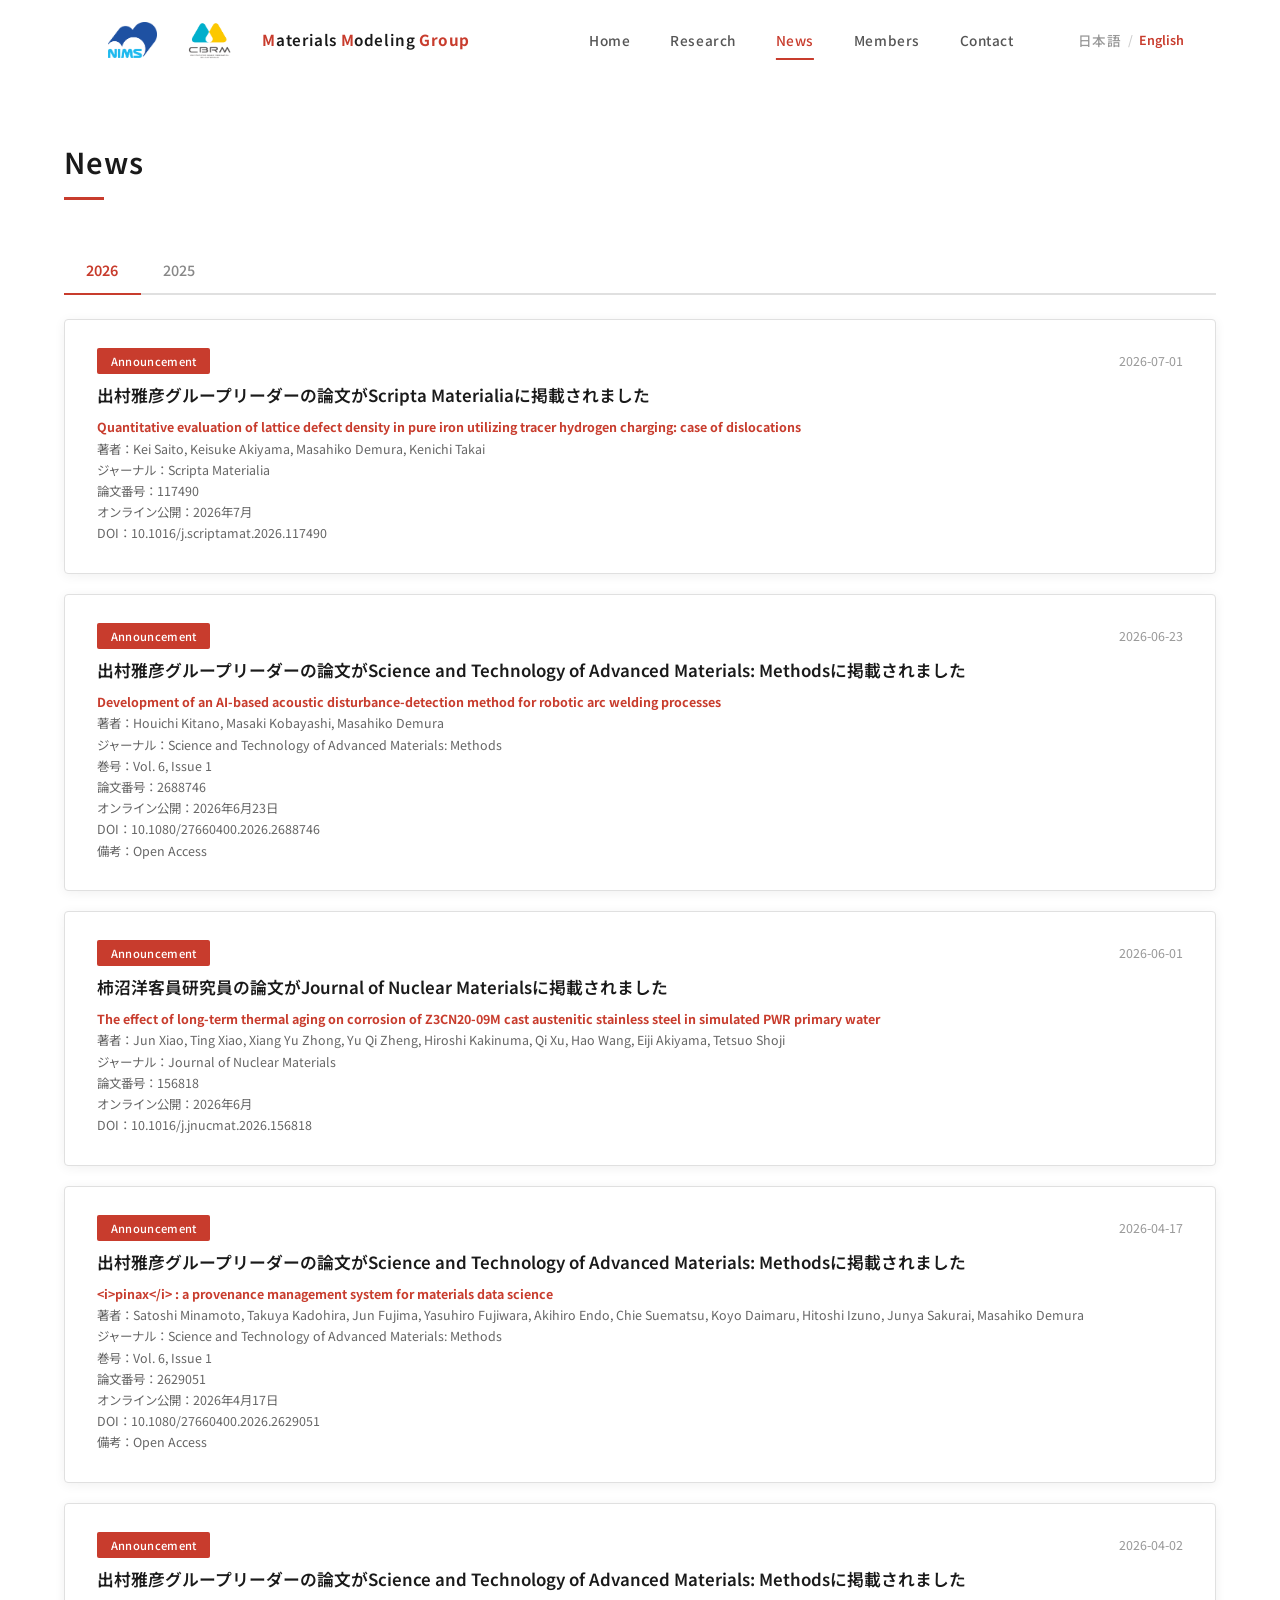
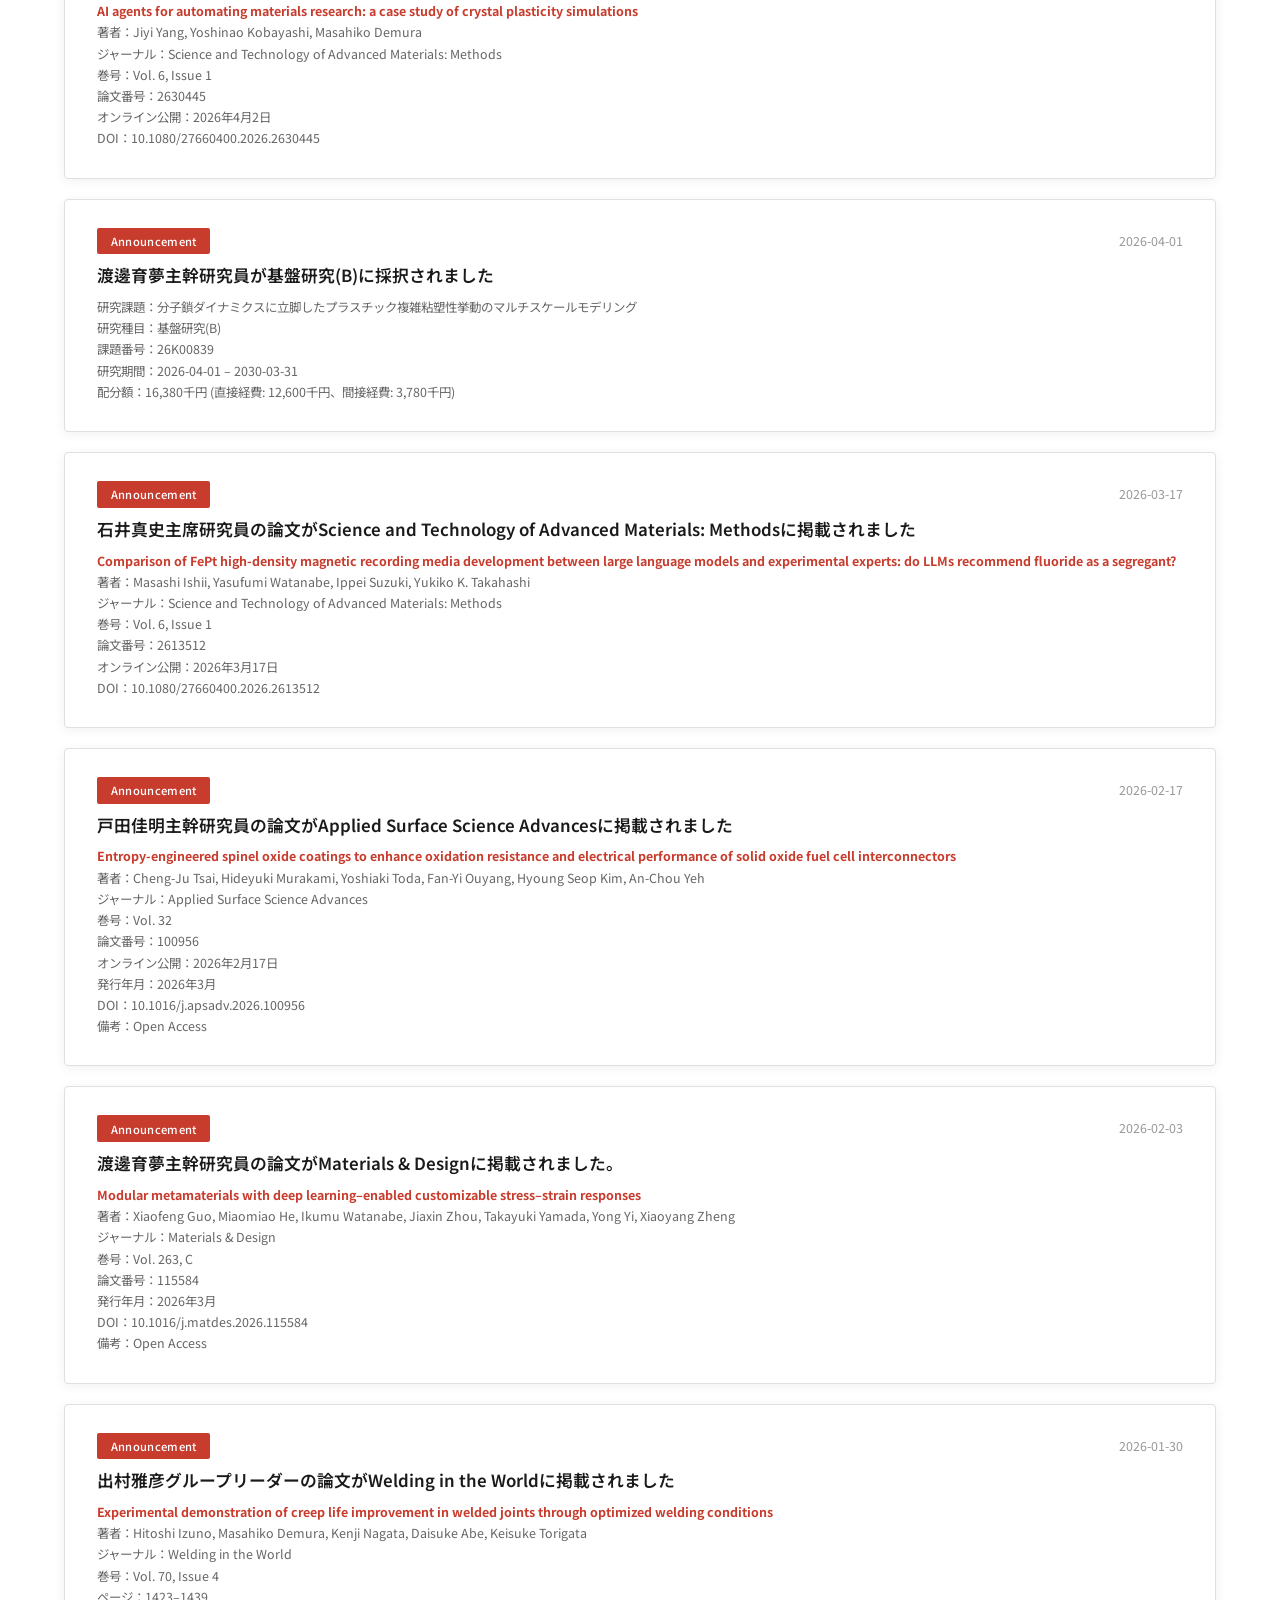
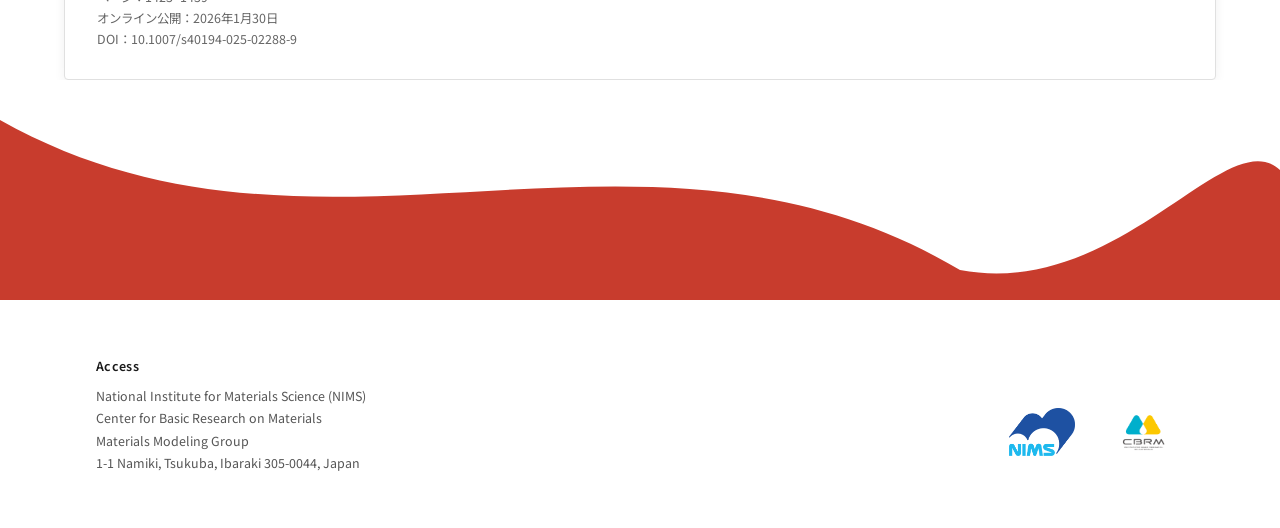
<file: news-en.html>
<!DOCTYPE html>
<html lang="en">
<head>
  <meta charset="UTF-8">
  <meta name="viewport" content="width=device-width, initial-scale=1.0">
  <title>News - Materials Modeling Group</title>
  <link rel="stylesheet" href="css/style.css">
</head>
<body>
  <header class="navbar">
    <div class="navbar-inner">
      <a href="index-en.html" class="navbar-brand">
        <div class="navbar-logos">
          <img src="images/logo_nims_20190425mark.png" alt="NIMS" class="logo-link" onclick="event.preventDefault();event.stopPropagation();window.open(&#39;https://www.nims.go.jp/&#39;,&#39;_blank&#39;)" style="cursor:pointer">
          <img src="images/cbrm_logo_tate.png" alt="CBRM" class="logo-link" onclick="event.preventDefault();event.stopPropagation();window.open(&#39;https://www.nims.go.jp/cbrm/&#39;,&#39;_blank&#39;)" style="cursor:pointer">
        </div>
        <span class="navbar-brand-text"><span>M</span>aterials <span>M</span>odeling <span>G</span><span class="group-full">roup</span><span class="group-short">r.</span></span>
      </a>
      <nav class="nav-links">
        <a href="index-en.html">Home</a>
        <a href="research-en.html">Research</a>
        <a href="news-en.html" class="active">News</a>
        <a href="members-en.html">Members</a>
        <a href="contact-en.html">Contact</a>
        <div class="lang-switcher">
          <a href="news.html">日本語</a>
          <span class="lang-separator">/</span>
          <span class="lang-active">English</span>
        </div>
      </nav>
      <button class="hamburger" aria-label="Menu">
        <span></span>
        <span></span>
        <span></span>
      </button>
    </div>
  </header>

  <main>
    <div class="container">
      <div class="page-header">
        <h1>News</h1>
      </div>

      <div class="news-year-tabs" id="news-year-tabs"></div>
      <div class="news-list" id="news-list">
      </div>
    </div>
  </main>

  <div class="footer-wave">
    <svg viewBox="0 0 1440 220" preserveAspectRatio="none" xmlns="http://www.w3.org/2000/svg">
      <path d="M0,40 C360,220 720,0 1080,190 C1260,220 1380,40 1440,90 L1440,220 L0,220 Z"/>
    </svg>
  </div>

  <footer class="footer">
    <div class="footer-inner">
      <div class="footer-content">
        <div class="footer-access">
          <p class="footer-access-title">Access</p>
          <p>National Institute for Materials Science (NIMS)</p>
          <p>Center for Basic Research on Materials</p>
          <p>Materials Modeling Group</p>
          <p>1-1 Namiki, Tsukuba, Ibaraki 305-0044, Japan</p>
        </div>
        <div class="footer-logos">
          <a href="https://www.nims.go.jp/" target="_blank" rel="noopener"><img src="images/logo_nims_20190425mark.png" alt="NIMS"></a>
          <a href="https://www.nims.go.jp/cbrm/" target="_blank" rel="noopener"><img src="images/cbrm_logo_tate.png" alt="CBRM"></a>
        </div>
      </div>
      <p class="footer-copy">&copy; 2026 Materials Modeling Group. All rights reserved.</p>
    </div>
  </footer>

  <div id="modal" class="modal-overlay hidden" onclick="closeModal(event)">
    <div class="modal" onclick="event.stopPropagation()">
      <button class="modal-close" onclick="closeModal()">&times;</button>
      <span id="modal-category" class="category"></span>
      <h2 id="modal-title"></h2>
      <p id="modal-date" class="date"></p>
      <p id="modal-content" class="content"></p>
    </div>
  </div>

  <script src="js/news.js"></script>
  <script src="js/main.js"></script>
</body>
</html>
</file>
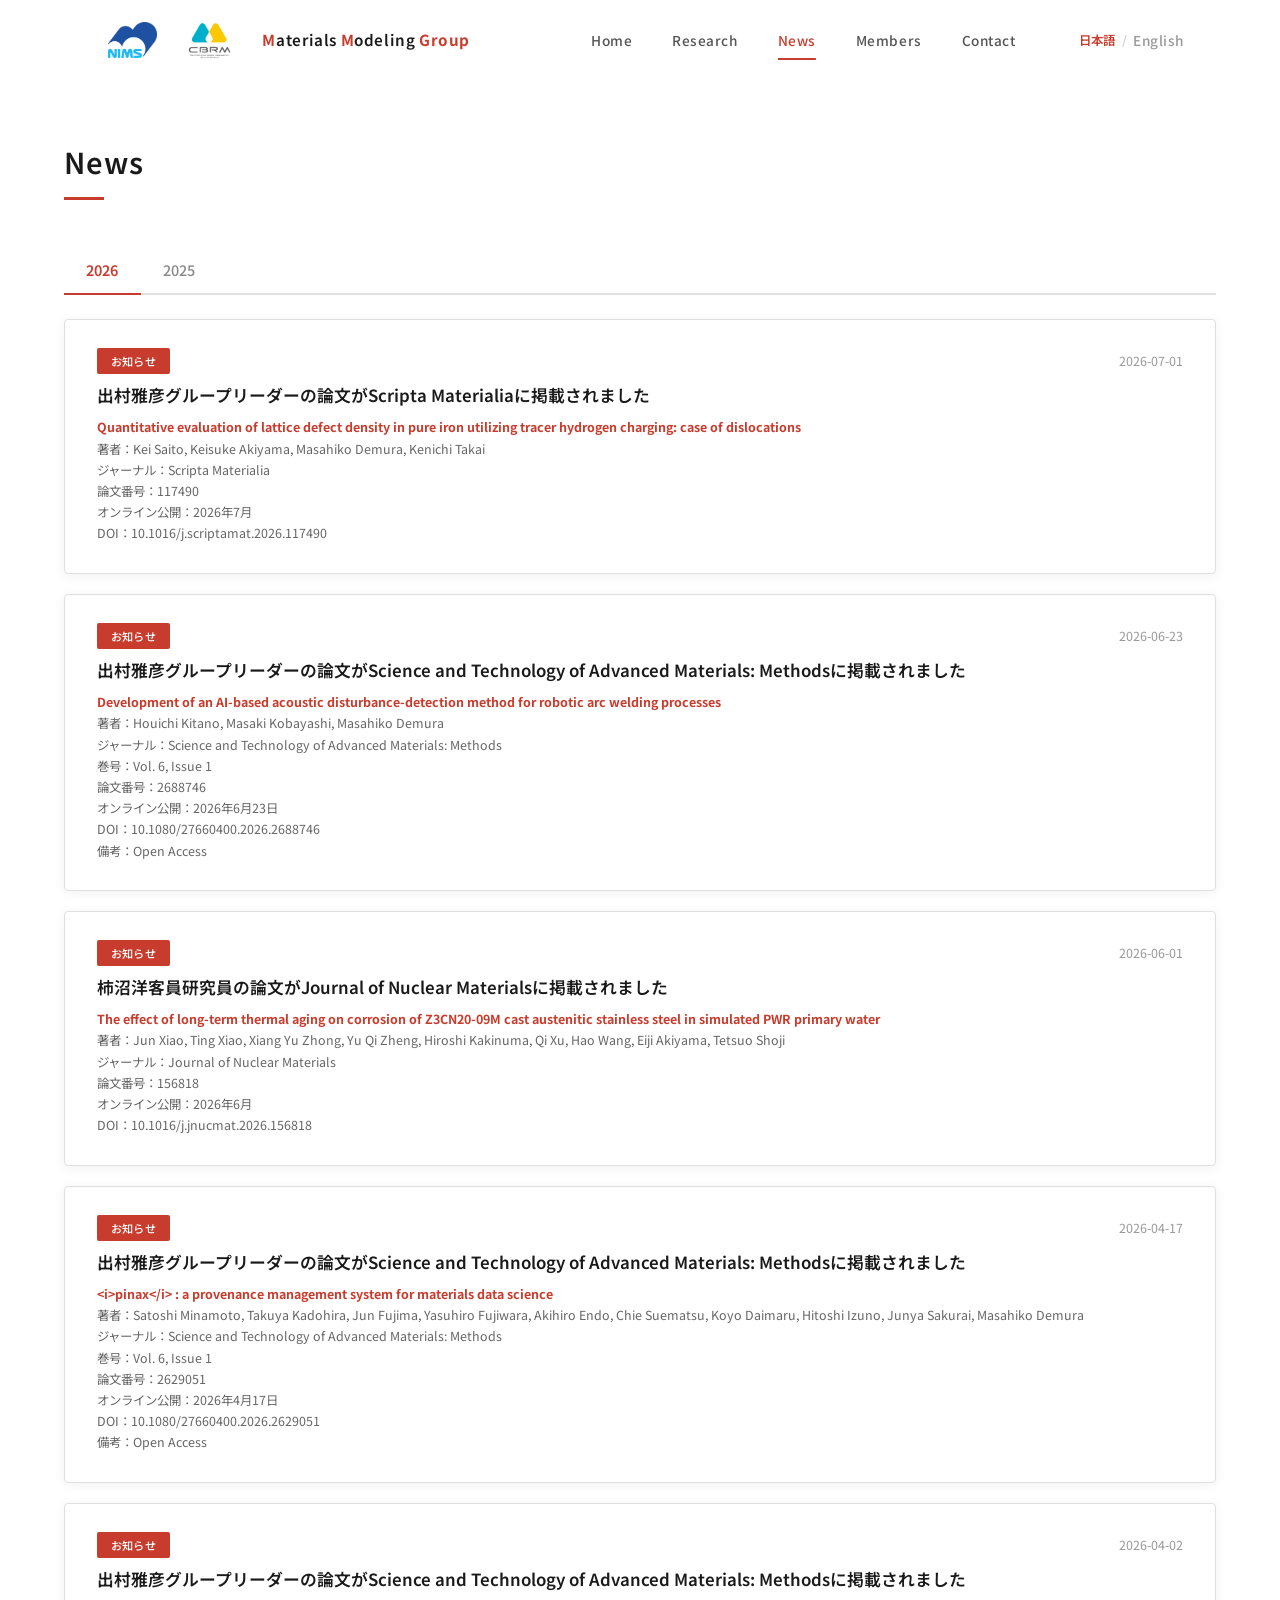
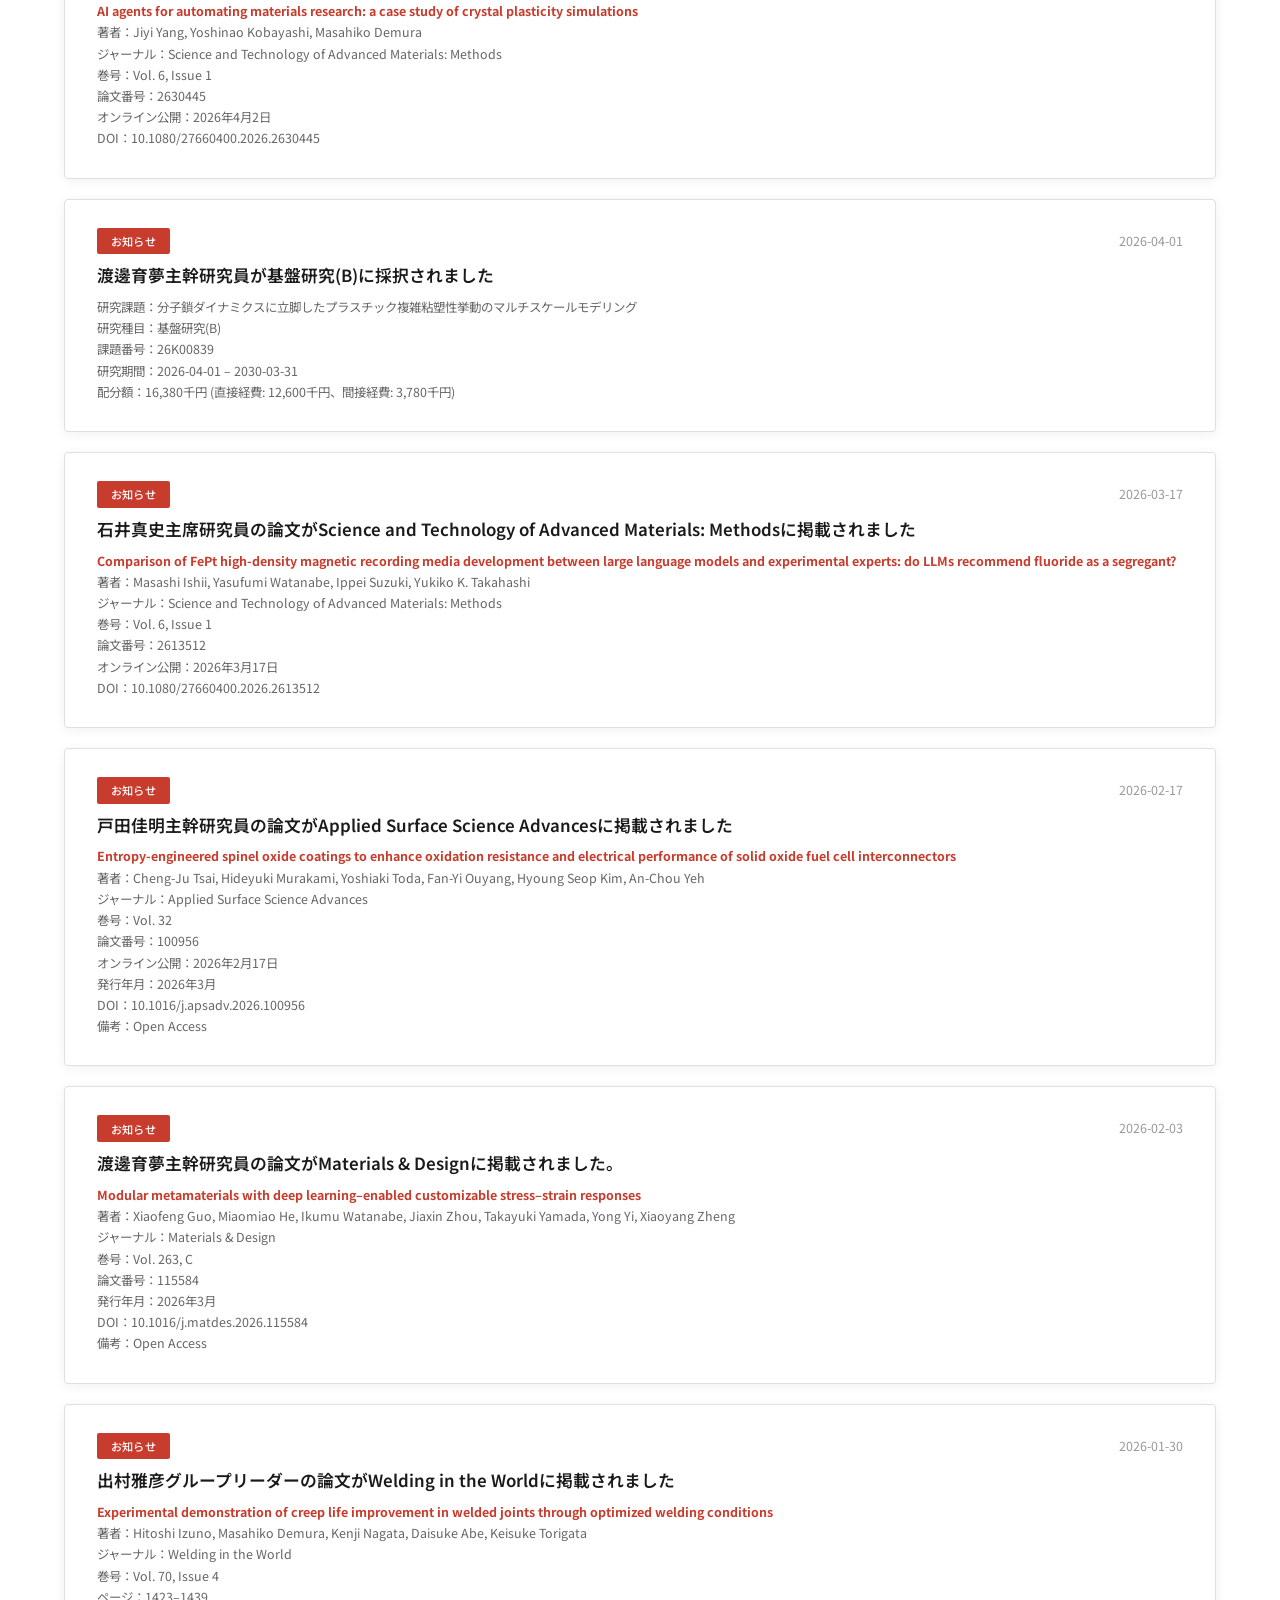
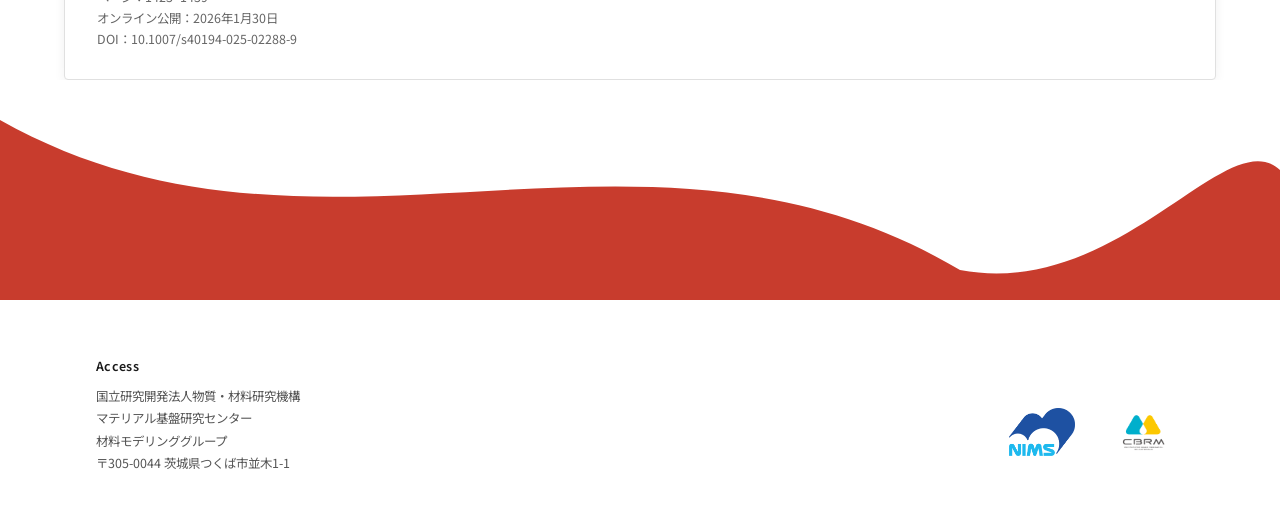
<file: news.html>
<!DOCTYPE html>
<html lang="ja">
<head>
  <meta charset="UTF-8">
  <meta name="viewport" content="width=device-width, initial-scale=1.0">
  <title>News - Materials Modeling Group</title>
  <link rel="stylesheet" href="css/style.css">
</head>
<body>
  <header class="navbar">
    <div class="navbar-inner">
      <a href="index.html" class="navbar-brand">
        <div class="navbar-logos">
          <img src="images/logo_nims_20190425mark.png" alt="NIMS" class="logo-link" onclick="event.preventDefault();event.stopPropagation();window.open(&#39;https://www.nims.go.jp/&#39;,&#39;_blank&#39;)" style="cursor:pointer">
          <img src="images/cbrm_logo_tate.png" alt="CBRM" class="logo-link" onclick="event.preventDefault();event.stopPropagation();window.open(&#39;https://www.nims.go.jp/cbrm/&#39;,&#39;_blank&#39;)" style="cursor:pointer">
        </div>
        <span class="navbar-brand-text"><span>M</span>aterials <span>M</span>odeling <span>G</span><span class="group-full">roup</span><span class="group-short">r.</span></span>
      </a>
      <nav class="nav-links">
        <a href="index.html">Home</a>
        <a href="research.html">Research</a>
        <a href="news.html" class="active">News</a>
        <a href="members.html">Members</a>
        <a href="contact.html">Contact</a>
        <div class="lang-switcher">
          <span class="lang-active">日本語</span>
          <span class="lang-separator">/</span>
          <a href="news-en.html">English</a>
        </div>
      </nav>
      <button class="hamburger" aria-label="Menu">
        <span></span>
        <span></span>
        <span></span>
      </button>
    </div>
  </header>

  <main>
    <div class="container">
      <div class="page-header">
        <h1>News</h1>
      </div>

      <div class="news-year-tabs" id="news-year-tabs"></div>
      <div class="news-list" id="news-list">
      </div>
    </div>
  </main>

  <div class="footer-wave">
    <svg viewBox="0 0 1440 220" preserveAspectRatio="none" xmlns="http://www.w3.org/2000/svg">
      <path d="M0,40 C360,220 720,0 1080,190 C1260,220 1380,40 1440,90 L1440,220 L0,220 Z"/>
    </svg>
  </div>

  <footer class="footer">
    <div class="footer-inner">
      <div class="footer-content">
        <div class="footer-access">
          <p class="footer-access-title">Access</p>
          <p>国立研究開発法人物質・材料研究機構</p>
          <p>マテリアル基盤研究センター</p>
          <p>材料モデリンググループ</p>
          <p>〒305-0044 茨城県つくば市並木1-1</p>
        </div>
        <div class="footer-logos">
          <a href="https://www.nims.go.jp/" target="_blank" rel="noopener"><img src="images/logo_nims_20190425mark.png" alt="NIMS"></a>
          <a href="https://www.nims.go.jp/cbrm/" target="_blank" rel="noopener"><img src="images/cbrm_logo_tate.png" alt="CBRM"></a>
        </div>
      </div>
      <p class="footer-copy">&copy; 2026 Materials Modeling Group. All rights reserved.</p>
    </div>
  </footer>

  <div id="modal" class="modal-overlay hidden" onclick="closeModal(event)">
    <div class="modal" onclick="event.stopPropagation()">
      <button class="modal-close" onclick="closeModal()">&times;</button>
      <span id="modal-category" class="category"></span>
      <h2 id="modal-title"></h2>
      <p id="modal-date" class="date"></p>
      <p id="modal-content" class="content"></p>
    </div>
  </div>

  <script src="js/news.js"></script>
  <script src="js/main.js"></script>
</body>
</html>
</file>
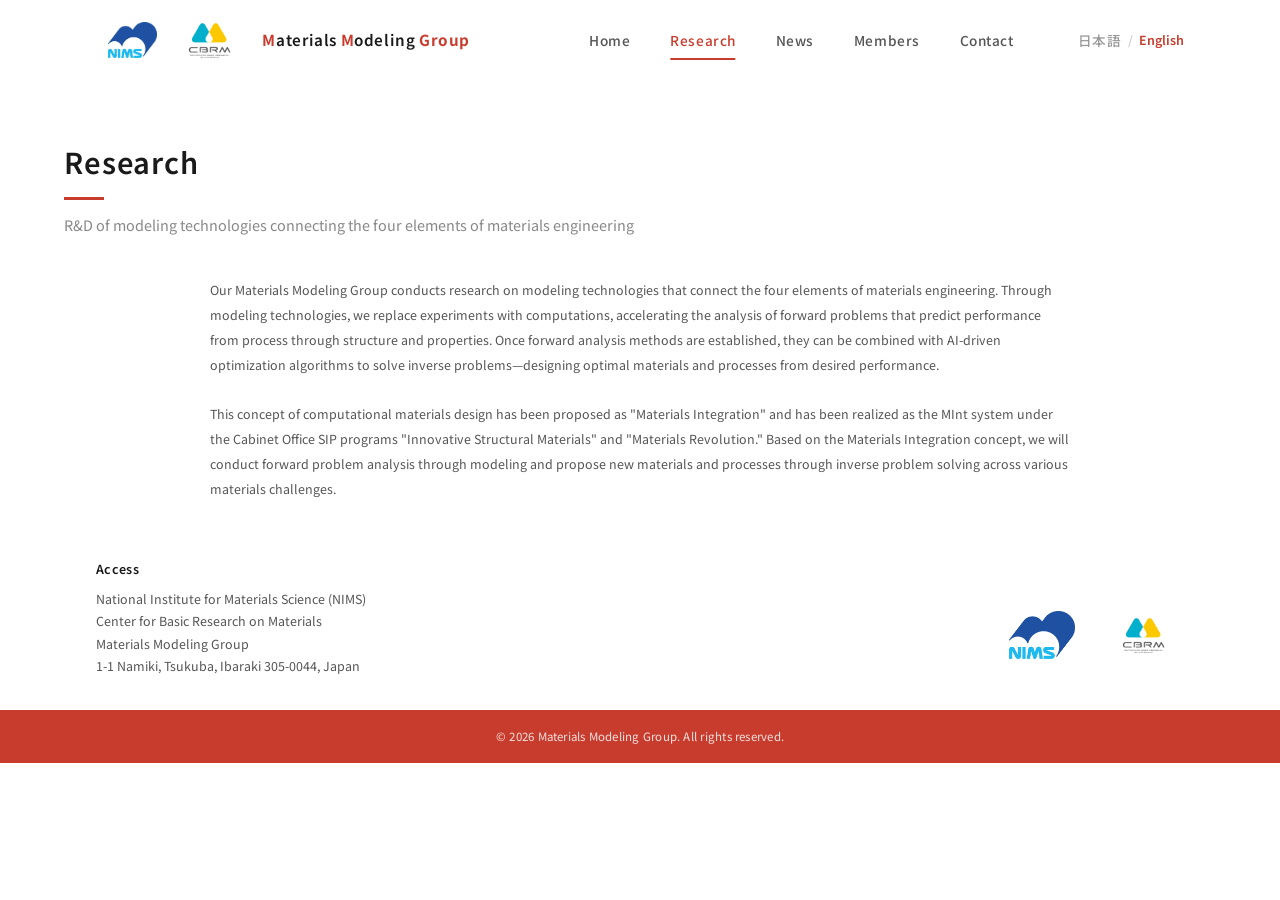
<file: research-en.html>
<!DOCTYPE html>
<html lang="en">
<head>
  <meta charset="UTF-8">
  <meta name="viewport" content="width=device-width, initial-scale=1.0">
  <title>Research - Materials Modeling Group</title>
  <link rel="stylesheet" href="css/style.css">
</head>
<body>
  <header class="navbar">
    <div class="navbar-inner">
      <a href="index-en.html" class="navbar-brand">
        <div class="navbar-logos">
          <img src="images/logo_nims_20190425mark.png" alt="NIMS" class="logo-link" onclick="event.preventDefault();event.stopPropagation();window.open(&#39;https://www.nims.go.jp/&#39;,&#39;_blank&#39;)" style="cursor:pointer">
          <img src="images/cbrm_logo_tate.png" alt="CBRM" class="logo-link" onclick="event.preventDefault();event.stopPropagation();window.open(&#39;https://www.nims.go.jp/cbrm/&#39;,&#39;_blank&#39;)" style="cursor:pointer">
        </div>
        <span class="navbar-brand-text"><span>M</span>aterials <span>M</span>odeling <span>G</span><span class="group-full">roup</span><span class="group-short">r.</span></span>
      </a>
      <nav class="nav-links">
        <a href="index-en.html">Home</a>
        <a href="research-en.html" class="active">Research</a>
        <a href="news-en.html">News</a>
        <a href="members-en.html">Members</a>
        <a href="contact-en.html">Contact</a>
        <div class="lang-switcher">
          <a href="research.html">日本語</a>
          <span class="lang-separator">/</span>
          <span class="lang-active">English</span>
        </div>
      </nav>
      <button class="hamburger" aria-label="Menu">
        <span></span>
        <span></span>
        <span></span>
      </button>
    </div>
  </header>

  <main>
    <div class="container">
      <div class="page-header">
        <h1>Research</h1>
        <p>R&amp;D of modeling technologies connecting the four elements of materials engineering</p>
      </div>

      <div class="research-intro fade-in-up">
        <p>Our Materials Modeling Group conducts research on modeling technologies that connect the four elements of materials engineering. Through modeling technologies, we replace experiments with computations, accelerating the analysis of forward problems that predict performance from process through structure and properties. Once forward analysis methods are established, they can be combined with AI-driven optimization algorithms to solve inverse problems—designing optimal materials and processes from desired performance.</p>
        <p>This concept of computational materials design has been proposed as "Materials Integration" and has been realized as the MInt system under the Cabinet Office SIP programs "Innovative Structural Materials" and "Materials Revolution." Based on the Materials Integration concept, we will conduct forward problem analysis through modeling and propose new materials and processes through inverse problem solving across various materials challenges.</p>
      </div>
    </div>
  </main>

  <footer class="footer">
    <div class="footer-inner">
      <div class="footer-content">
        <div class="footer-access">
          <p class="footer-access-title">Access</p>
          <p>National Institute for Materials Science (NIMS)</p>
          <p>Center for Basic Research on Materials</p>
          <p>Materials Modeling Group</p>
          <p>1-1 Namiki, Tsukuba, Ibaraki 305-0044, Japan</p>
        </div>
        <div class="footer-logos">
          <a href="https://www.nims.go.jp/" target="_blank" rel="noopener"><img src="images/logo_nims_20190425mark.png" alt="NIMS"></a>
          <a href="https://www.nims.go.jp/cbrm/" target="_blank" rel="noopener"><img src="images/cbrm_logo_tate.png" alt="CBRM"></a>
        </div>
      </div>
    </div>
    <div class="footer-bottom">
      <p class="footer-copy">&copy; 2026 Materials Modeling Group. All rights reserved.</p>
    </div>
  </footer>

  <script src="js/main.js"></script>
</body>
</html>
</file>
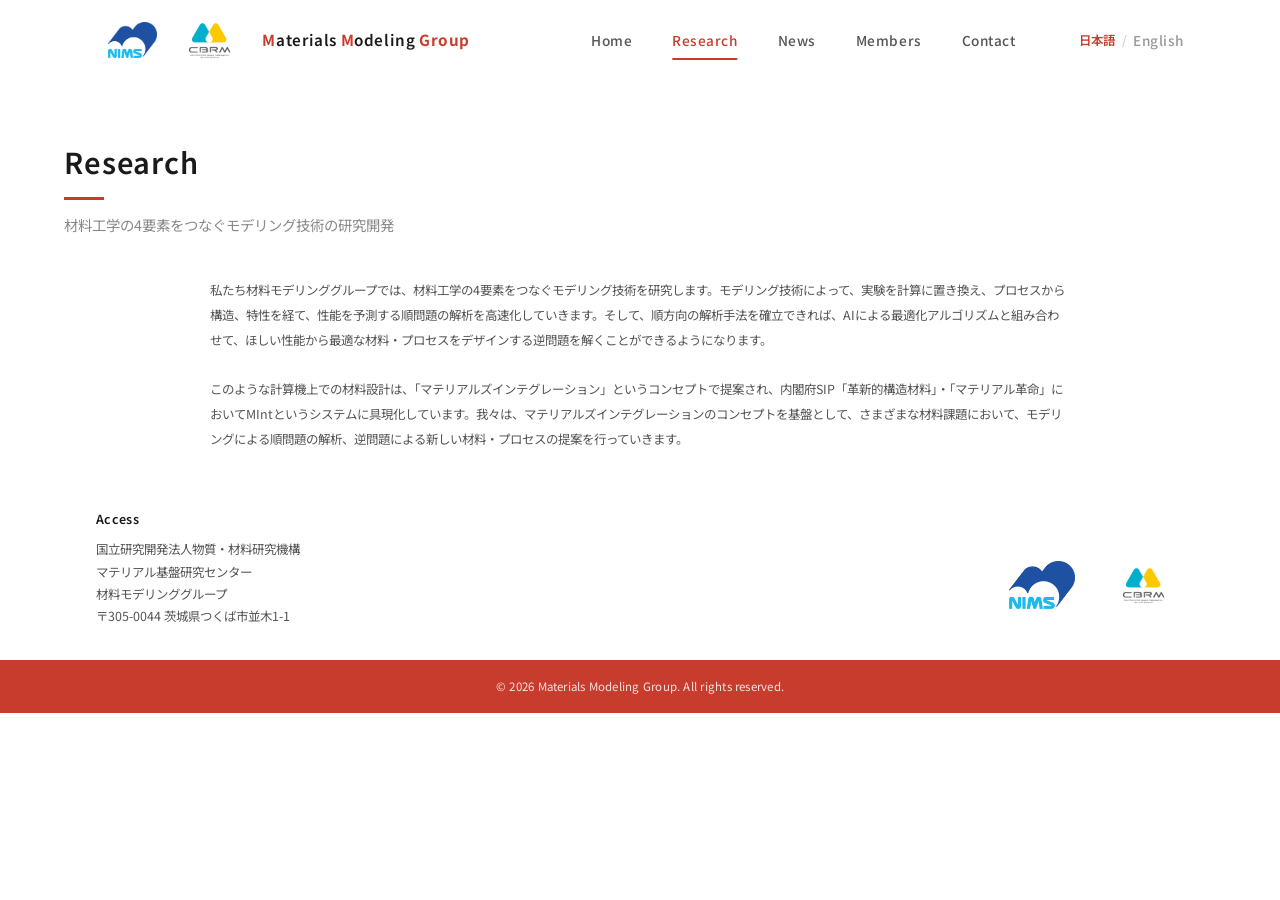
<file: research.html>
<!DOCTYPE html>
<html lang="ja">
<head>
  <meta charset="UTF-8">
  <meta name="viewport" content="width=device-width, initial-scale=1.0">
  <title>Research - Materials Modeling Group</title>
  <link rel="stylesheet" href="css/style.css">
</head>
<body>
  <header class="navbar">
    <div class="navbar-inner">
      <a href="index.html" class="navbar-brand">
        <div class="navbar-logos">
          <img src="images/logo_nims_20190425mark.png" alt="NIMS" class="logo-link" onclick="event.preventDefault();event.stopPropagation();window.open(&#39;https://www.nims.go.jp/&#39;,&#39;_blank&#39;)" style="cursor:pointer">
          <img src="images/cbrm_logo_tate.png" alt="CBRM" class="logo-link" onclick="event.preventDefault();event.stopPropagation();window.open(&#39;https://www.nims.go.jp/cbrm/&#39;,&#39;_blank&#39;)" style="cursor:pointer">
        </div>
        <span class="navbar-brand-text"><span>M</span>aterials <span>M</span>odeling <span>G</span><span class="group-full">roup</span><span class="group-short">r.</span></span>
      </a>
      <nav class="nav-links">
        <a href="index.html">Home</a>
        <a href="research.html" class="active">Research</a>
        <a href="news.html">News</a>
        <a href="members.html">Members</a>
        <a href="contact.html">Contact</a>
        <div class="lang-switcher">
          <span class="lang-active">日本語</span>
          <span class="lang-separator">/</span>
          <a href="research-en.html">English</a>
        </div>
      </nav>
      <button class="hamburger" aria-label="Menu">
        <span></span>
        <span></span>
        <span></span>
      </button>
    </div>
  </header>

  <main>
    <div class="container">
      <div class="page-header">
        <h1>Research</h1>
        <p>材料工学の4要素をつなぐモデリング技術の研究開発</p>
      </div>

      <div class="research-intro fade-in-up">
        <p>私たち材料モデリンググループでは、材料工学の4要素をつなぐモデリング技術を研究します。モデリング技術によって、実験を計算に置き換え、プロセスから構造、特性を経て、性能を予測する順問題の解析を高速化していきます。そして、順方向の解析手法を確立できれば、AIによる最適化アルゴリズムと組み合わせて、ほしい性能から最適な材料・プロセスをデザインする逆問題を解くことができるようになります。</p>
        <p>このような計算機上での材料設計は、「マテリアルズインテグレーション」というコンセプトで提案され、内閣府SIP「革新的構造材料」・「マテリアル革命」においてMIntというシステムに具現化しています。我々は、マテリアルズインテグレーションのコンセプトを基盤として、さまざまな材料課題において、モデリングによる順問題の解析、逆問題による新しい材料・プロセスの提案を行っていきます。</p>
      </div>
    </div>
  </main>

  <footer class="footer">
    <div class="footer-inner">
      <div class="footer-content">
        <div class="footer-access">
          <p class="footer-access-title">Access</p>
          <p>国立研究開発法人物質・材料研究機構</p>
          <p>マテリアル基盤研究センター</p>
          <p>材料モデリンググループ</p>
          <p>〒305-0044 茨城県つくば市並木1-1</p>
        </div>
        <div class="footer-logos">
          <a href="https://www.nims.go.jp/" target="_blank" rel="noopener"><img src="images/logo_nims_20190425mark.png" alt="NIMS"></a>
          <a href="https://www.nims.go.jp/cbrm/" target="_blank" rel="noopener"><img src="images/cbrm_logo_tate.png" alt="CBRM"></a>
        </div>
      </div>
    </div>
    <div class="footer-bottom">
      <p class="footer-copy">&copy; 2026 Materials Modeling Group. All rights reserved.</p>
    </div>
  </footer>

  <script src="js/main.js"></script>
</body>
</html>
</file>
<file: css/style.css>
/* ========================================
   Materials Modeling Group
   Black / White / Gray / Vermillion / Dark Yellow-Green
   ======================================== */

/* Google Fonts */
@import url('https://fonts.googleapis.com/css2?family=Inter:wght@300;400;500;600;700&family=Noto+Sans+JP:wght@300;400;500;600;700&display=swap');

/* Reset & Base */
* {
  box-sizing: border-box;
  margin: 0;
  padding: 0;
}

html {
  font-size: 16px;
  scroll-behavior: smooth;
  background-color: #e8e8e8;
  overflow-x: hidden;
  -webkit-text-size-adjust: 100%;
  -moz-text-size-adjust: 100%;
  text-size-adjust: 100%;
}

body {
  font-family: 'Noto Sans JP', 'Inter', sans-serif;
  line-height: 1.8;
  color: #333;
  background-color: #fff;
  min-height: 100vh;
  font-weight: 400;
  max-width: 1600px;
  margin: 0 auto;
  box-shadow: 0 0 20px rgba(0,0,0,0.08);
  overflow-x: hidden;
}

a {
  color: #c83c2d;
  text-decoration: none;
  transition: color 0.3s ease;
}

a:hover {
  color: #a02e22;
}

ul {
  list-style: none;
}

img {
  max-width: 100%;
  height: auto;
}

/* ========================================
   Top Navbar
   ======================================== */
.navbar {
  position: fixed;
  top: 0;
  left: 50%;
  transform: translateX(-50%);
  width: 100%;
  max-width: 1600px;
  z-index: 1000;
  background-color: #fff;
  transition: box-shadow 0.4s ease;
  height: 80px;
}

.navbar.scrolled {
  box-shadow: 0 2px 16px rgba(0, 0, 0, 0.1);
}

.navbar-inner {
  width: 85%;
  max-width: 1200px;
  margin: 0 auto;
  display: flex;
  align-items: center;
  justify-content: space-between;
  height: 100%;
}

.navbar-brand {
  display: flex;
  align-items: center;
  gap: 0.75rem;
  text-decoration: none;
  color: #1a1a1a;
  font-weight: 600;
  font-size: 0.95rem;
  letter-spacing: 0.04em;
}

.navbar-brand:hover {
  color: #1a1a1a;
}

.navbar-logos {
  display: flex;
  align-items: center;
  gap: 0;
}

.navbar-logos img {
  height: 60px;
  width: auto;
  /* NIMS logo guideline: 保護エリア = 短辺(height) x 20% = 12px min */
  padding: 12px;
}

.navbar-logos img:last-child {
  height: 72px;
  padding: 12px;
}

.navbar-brand-text {
  white-space: nowrap;
}

.navbar-brand-text span {
  color: #c83c2d;
  font-weight: 700;
}

.group-short {
  display: none;
}

.nav-links {
  display: flex;
  align-items: center;
  gap: 2.5rem;
}

.nav-links a {
  color: #555;
  text-decoration: none;
  font-size: 0.85rem;
  font-weight: 500;
  padding: 0.5rem 0;
  position: relative;
  transition: color 0.3s ease;
  letter-spacing: 0.04em;
}

.nav-links a::after {
  content: '';
  position: absolute;
  bottom: 0;
  left: 50%;
  transform: translateX(-50%);
  width: 0;
  height: 2px;
  background-color: #c83c2d;
  transition: width 0.3s ease;
}

.nav-links a:hover {
  color: #c83c2d;
  text-decoration: none;
}

.nav-links a:hover::after {
  width: 100%;
}

.nav-links a.active {
  color: #c83c2d;
}

.nav-links a.active::after {
  width: 100%;
}

/* Language Switcher */
.lang-switcher {
  display: flex;
  align-items: center;
  gap: 0.4rem;
  font-size: 0.78rem;
  font-weight: 500;
  margin-left: 1.5rem;
  white-space: nowrap;
}

.lang-switcher a {
  color: #999;
  text-decoration: none;
  transition: color 0.3s ease;
}

.lang-switcher a:hover {
  color: #c83c2d;
}

.lang-active {
  color: #c83c2d;
  font-weight: 600;
}

.lang-separator {
  color: #ccc;
}

/* Hamburger Menu */
.hamburger {
  display: none;
  flex-direction: column;
  justify-content: center;
  gap: 6px;
  width: 28px;
  height: 28px;
  cursor: pointer;
  background: none;
  border: none;
  padding: 0;
  z-index: 1001;
}

.hamburger span {
  display: block;
  width: 100%;
  height: 1.5px;
  background-color: #1a1a1a;
  transition: all 0.3s ease;
}

.hamburger.active span:nth-child(1) {
  transform: translateY(7.5px) rotate(45deg);
}

.hamburger.active span:nth-child(2) {
  opacity: 0;
}

.hamburger.active span:nth-child(3) {
  transform: translateY(-7.5px) rotate(-45deg);
}

/* ========================================
   Hero Section
   ======================================== */
.hero {
  width: 100%;
  margin-top: 80px;
  position: relative;
}

.hero-image {
  width: 100%;
  position: relative;
  height: 75vh;
  max-height: 650px;
  min-height: 420px;
  background-color: #e0e0e0;
  overflow: hidden;
}

.hero-image > img {
  width: 100%;
  height: 100%;
  object-fit: cover;
  display: block;
}

.hero-overlay {
  position: absolute;
  top: 0;
  left: 0;
  right: 0;
  bottom: 0;
  display: flex;
  flex-direction: column;
  justify-content: flex-end;
  background: linear-gradient(
    to top,
    rgba(0, 0, 0, 0.55) 0%,
    rgba(0, 0, 0, 0.25) 40%,
    rgba(0, 0, 0, 0.05) 70%,
    transparent 100%
  );
  pointer-events: none;
  padding: 4rem 5rem 11rem;
}

.hero-title {
  color: #fff;
  font-family: 'Inter', 'Noto Sans JP', sans-serif;
  font-size: 3.5rem;
  font-weight: 700;
  letter-spacing: 0.03em;
  text-shadow: 0 2px 16px rgba(0, 0, 0, 0.3);
  margin-bottom: 1.25rem;
}

.hero-title .accent {
  color: #c83c2d;
}

.hero-catchphrase {
  border-left: 3px solid rgba(255, 255, 255, 0.6);
  padding-left: 1.5rem;
}

.hero-catchphrase p {
  color: rgba(255, 255, 255, 0.95);
  font-size: 1.1rem;
  font-weight: 400;
  text-shadow: 0 1px 8px rgba(0, 0, 0, 0.25);
  line-height: 1.8;
  letter-spacing: 0.04em;
}

/* Hero wave — overlaps onto the hero */
.hero .wave-divider {
  position: absolute;
  bottom: -1px;
  left: 0;
  right: 0;
  z-index: 2;
  line-height: 0;
}

/* ========================================
   Container
   ======================================== */
.container {
  width: 90%;
  max-width: 1300px;
  margin: 0 auto;
}

/* ========================================
   Sections
   ======================================== */
.section {
  padding: 1.5rem 0 14rem;
  position: relative;
  overflow: hidden;
}

.section-alt {
  background-color: #f0f0f0;
}

.section-accent {
  background-color: #c83c2d;
}

.section-accent .section-header h2 {
  color: #fff;
}

.section-accent .section-header h2::after {
  background-color: #fff;
}

.section-accent .more-link {
  color: rgba(255,255,255,0.85);
}

.section-accent .more-link:hover {
  color: #fff;
}

.section-white {
  background-color: #fff;
}

.section-header {
  display: flex;
  justify-content: space-between;
  align-items: flex-end;
  margin-bottom: 2.5rem;
}

.section-header h2 {
  color: #1a1a1a;
  font-size: 1.6rem;
  font-weight: 600;
  position: relative;
  padding-bottom: 0.75rem;
  letter-spacing: 0.03em;
}

.section-header h2::after {
  content: '';
  position: absolute;
  bottom: 0;
  left: 0;
  width: 32px;
  height: 3px;
  background-color: #c83c2d;
}

.more-link {
  color: #c83c2d;
  font-size: 0.85rem;
  font-weight: 500;
  transition: opacity 0.3s ease;
  display: inline-flex;
  align-items: center;
  gap: 0.3rem;
  letter-spacing: 0.02em;
}

.more-link:hover {
  opacity: 0.7;
}

/* ========================================
   Wave Dividers — large dramatic curves
   ======================================== */
.wave-divider {
  position: relative;
  width: 100%;
  overflow: hidden;
  line-height: 0;
  background-color: transparent;
}

.wave-divider svg {
  display: block;
  width: 100%;
  height: 220px;
}

.wave-divider.wave-alt svg path {
  fill: #f0f0f0;
}

.wave-divider.wave-white svg path {
  fill: #fff;
}

/* Section bottom waves */
.section .wave-divider-bottom {
  position: absolute;
  bottom: -1px;
  left: 0;
  right: 0;
  z-index: 2;
  line-height: 0;
}

.section .wave-divider-bottom svg {
  display: block;
  width: 100%;
  height: 220px;
}

/* Footer top wave */
.footer-wave {
  position: relative;
  width: 100%;
  overflow: hidden;
  line-height: 0;
  margin-bottom: -1px;
  background-color: #fff;
}

.footer-wave svg {
  display: block;
  width: 100%;
  height: 220px;
}

.footer-wave svg path {
  fill: #c83c2d;
}

/* ========================================
   Intro Section
   ======================================== */
.intro-section {
  max-width: min(860px, 100%);
  margin: 0 auto;
}

.intro-keywords {
  display: grid;
  grid-template-columns: repeat(4, 1fr);
  gap: 1.25rem;
  margin-bottom: 3rem;
}

.keyword-card {
  background-color: #fff;
  border-radius: 4px;
  padding: 2rem 1rem;
  text-align: center;
  box-shadow: 0 2px 12px rgba(0, 0, 0, 0.06);
  transition: transform 0.4s ease, box-shadow 0.4s ease;
  border: 1px solid #e0e0e0;
}

.section-alt .keyword-card {
  background-color: #fff;
}

.section-white .keyword-card {
  background-color: #f0f0f0;
  border-color: transparent;
}

.keyword-card:hover {
  transform: translateY(-6px);
  box-shadow: 0 12px 32px rgba(0, 0, 0, 0.1);
}

.keyword-icon {
  font-size: 1.75rem;
  margin-bottom: 0.75rem;
  display: block;
  color: #4a7a2e;
}

.keyword-card h3 {
  font-size: 0.9rem;
  font-weight: 600;
  color: #1a1a1a;
  letter-spacing: 0.04em;
}

.intro-heading {
  font-size: 1.15rem;
  font-weight: 700;
  color: #1a1a1a;
  margin-bottom: 1.5rem;
  line-height: 1.8;
}

.intro-text {
  line-height: 2;
  text-align: left;
}

.intro-text p {
  margin-bottom: 1.5rem;
  color: #555;
  font-size: 0.78rem;
}

.intro-text p:last-child {
  margin-bottom: 0;
}

/* ========================================
   News - Timeline Style
   ======================================== */
.news-timeline {
  padding-left: 0.5rem;
}

.news-timeline-item {
  display: flex;
  align-items: flex-start;
  gap: 1.5rem;
  padding: 1rem 0;
  border-bottom: 1px solid #ddd;
  position: relative;
  padding-left: 1.5rem;
  transition: background-color 0.3s ease;
}

.news-timeline-item::before {
  content: '';
  position: absolute;
  left: 0;
  top: 50%;
  transform: translateY(-50%);
  width: 6px;
  height: 6px;
  background-color: #c83c2d;
  border-radius: 50%;
}

.news-timeline-item:last-child {
  border-bottom: none;
}

.news-timeline-item:hover {
  background-color: #f5f5f5;
}

.news-timeline-item .date {
  color: #999;
  font-size: 0.78rem;
  min-width: 100px;
  font-weight: 400;
}

.news-timeline-item .news-title {
  color: #333;
  font-size: 0.78rem;
  line-height: 1.7;
}

.news-timeline-item:hover .news-title {
  color: #c83c2d;
}

/* ========================================
   Top Page Members - square photos, cards
   ======================================== */
.top-member-leader {
  display: flex;
  justify-content: center;
  margin-bottom: 1rem;
}

.top-member-leader .top-member-card {
  width: calc(100% / 3 - 1.34rem);
}

.top-member-grid {
  display: grid;
  grid-template-columns: repeat(3, 1fr);
  gap: 1rem;
  margin-bottom: 1rem;
}

.top-member-grid:last-child {
  margin-bottom: 0;
}

.top-member-card {
  background-color: #fff;
  border-radius: 4px;
  box-shadow: 0 2px 12px rgba(0, 0, 0, 0.06);
  overflow: hidden;
  transition: transform 0.4s ease, box-shadow 0.4s ease;
  display: flex;
  flex-direction: column;
  align-items: center;
  padding: 1.25rem 1rem 1rem;
  text-align: center;
  border: 1px solid #e0e0e0;
}

.section-alt .top-member-card {
  background-color: #fff;
}

.top-member-card:hover {
  transform: translateY(-6px);
  box-shadow: 0 16px 40px rgba(0, 0, 0, 0.1);
}

.top-member-photo {
  width: 120px;
  height: 160px;
  border-radius: 4px;
  object-fit: cover;
  object-position: top;
  display: block;
  border: 2px solid #e0e0e0;
  margin-bottom: 0.75rem;
  transition: border-color 0.4s ease;
}

.top-member-card:hover .top-member-photo {
  border-color: #4a7a2e;
}

.top-member-body {
  display: flex;
  flex-direction: column;
  align-items: center;
  flex: 1;
  width: 100%;
}

.top-member-name {
  font-size: 1rem;
  font-weight: 600;
  color: #1a1a1a;
  margin-bottom: 0.1rem;
}

.top-member-title {
  font-size: 0.75rem;
  color: #999;
  margin-bottom: 0.5rem;
  font-weight: 400;
  letter-spacing: 0.03em;
}

.top-member-email {
  font-size: 0.72rem;
  color: #888;
  margin-bottom: 0.5rem;
}

.top-member-research {
  font-size: 0.78rem;
  color: #555;
  line-height: 1.6;
  margin-bottom: 0.75rem;
  flex: 1;
}

.top-member-buttons {
  display: flex;
  gap: 0.5rem;
  justify-content: center;
}

.personal-page-btn {
  display: inline-block;
  background-color: transparent;
  color: #4a7a2e;
  padding: 0.35rem 1.2rem;
  border-radius: 2px;
  font-size: 0.75rem;
  font-weight: 500;
  text-decoration: none;
  transition: all 0.3s ease;
  border: 1px solid #4a7a2e;
}

.personal-page-btn:hover {
  background-color: #4a7a2e;
  color: #fff;
  text-decoration: none;
}

/* ========================================
   Page Header (subpages)
   ======================================== */
.page-header {
  padding-top: calc(80px + 3.5rem);
  padding-bottom: 2.5rem;
}

.page-header h1 {
  color: #1a1a1a;
  font-size: 1.8rem;
  font-weight: 600;
  margin-bottom: 0.5rem;
  position: relative;
  padding-bottom: 0.75rem;
  letter-spacing: 0.03em;
}

.page-header h1::after {
  content: '';
  position: absolute;
  bottom: 0;
  left: 0;
  width: 40px;
  height: 3px;
  background-color: #c83c2d;
}

.page-header p {
  color: #888;
  font-size: 0.9rem;
  margin-top: 0.75rem;
  font-weight: 400;
}

/* ========================================
   News List (news.html)
   ======================================== */
.news-year-tabs {
  display: flex;
  gap: 0;
  margin-bottom: 1.5rem;
  border-bottom: 2px solid #e0e0e0;
  flex-wrap: wrap;
}

.news-year-tab {
  padding: 0.6rem 1.4rem;
  font-size: 0.9rem;
  font-weight: 500;
  color: #888;
  cursor: pointer;
  border-bottom: 2px solid transparent;
  margin-bottom: -2px;
  transition: color 0.2s, border-color 0.2s;
}

.news-year-tab:hover {
  color: #333;
}

.news-year-tab.active {
  color: #c83c2d;
  border-bottom-color: #c83c2d;
  font-weight: 600;
}

.news-list {
  display: flex;
  flex-direction: column;
  gap: 1.25rem;
}

.news-card {
  background-color: #fff;
  border-radius: 4px;
  box-shadow: 0 2px 12px rgba(0, 0, 0, 0.06);
  padding: 1.75rem 2rem;
  transition: transform 0.3s ease, box-shadow 0.3s ease;
  border: 1px solid #e0e0e0;
}

.news-card:hover {
  transform: translateY(-3px);
  box-shadow: 0 12px 32px rgba(0, 0, 0, 0.1);
}

.news-header {
  display: flex;
  justify-content: space-between;
  align-items: center;
  margin-bottom: 0.5rem;
}

.news-card h2 {
  color: #1a1a1a;
  font-size: 1.05rem;
  font-weight: 600;
  margin: 0.5rem 0;
  line-height: 1.6;
}

.category {
  display: inline-block;
  background-color: #c83c2d;
  color: white;
  padding: 0.2rem 0.85rem;
  border-radius: 2px;
  font-size: 0.7rem;
  font-weight: 500;
  letter-spacing: 0.03em;
}

.date {
  color: #999;
  font-size: 0.78rem;
  font-weight: 400;
}

.preview {
  color: #666;
  font-size: 0.78rem;
  line-height: 1.7;
  margin-top: 0.5rem;
}

/* ========================================
   Members Page (members.html)
   ======================================== */
.member-section {
  margin-bottom: 3rem;
}

.member-section-title {
  color: #1a1a1a;
  font-size: 1.05rem;
  font-weight: 600;
  padding-bottom: 0.6rem;
  border-bottom: 1px solid #ddd;
  margin-bottom: 1.5rem;
  position: relative;
  letter-spacing: 0.03em;
}

.member-section-title::before {
  content: '';
  position: absolute;
  bottom: -1px;
  left: 0;
  width: 28px;
  height: 3px;
  background-color: #c83c2d;
}

.member-list {
  display: flex;
  flex-direction: column;
  gap: 1.5rem;
}

.member-entry {
  display: flex;
  gap: 2rem;
  padding: 1.75rem;
  background-color: transparent;
  border-radius: 4px;
  border: none;
  box-shadow: none;
}

.member-entry:hover {
  box-shadow: none;
}

.member-photo {
  width: 120px;
  height: 160px;
  object-fit: cover;
  object-position: top;
  border-radius: 4px;
  flex-shrink: 0;
  transition: transform 0.4s ease;
}

.member-entry:hover .member-photo {
  transform: scale(1.02);
}

.member-info {
  flex: 1;
  display: flex;
  flex-direction: column;
}

.member-name {
  color: #1a1a1a;
  font-size: 1rem;
  font-weight: 600;
  margin-bottom: 0.1rem;
}

.member-photo-area {
  display: flex;
  flex-direction: column;
  align-items: center;
  flex-shrink: 0;
}

.member-photo-area .email {
  font-size: 0.68rem;
  color: #888;
  text-align: center;
  margin-top: 0.4rem;
  word-break: break-all;
  line-height: 1.3;
}

.member-photo-area .email::before {
  content: '';
  display: inline-block;
  width: 0.72rem;
  height: 0.72rem;
  margin-right: 0.2rem;
  vertical-align: middle;
  background-image: url("data:image/svg+xml,%3Csvg xmlns='http://www.w3.org/2000/svg' viewBox='0 0 24 24' fill='none' stroke='%23888' stroke-width='2'%3E%3Crect x='2' y='4' width='20' height='16' rx='2'/%3E%3Cpath d='M22 4L12 13 2 4'/%3E%3C/svg%3E");
  background-size: contain;
  background-repeat: no-repeat;
}

.member-info .samurai-btn {
  display: inline-block;
  background-color: transparent;
  color: #4a7a2e;
  padding: 0.3rem 1.2rem;
  border-radius: 2px;
  font-size: 0.75rem;
  font-weight: 500;
  text-decoration: none;
  margin-bottom: 0.75rem;
  margin-right: 0.5rem;
  transition: all 0.3s ease;
  border: 1px solid #4a7a2e;
}

.member-info .samurai-btn:hover {
  background-color: #4a7a2e;
  color: #fff;
  text-decoration: none;
}

.member-info .personal-page-btn {
  margin-bottom: 0.75rem;
}

.member-info .research-title {
  color: #333;
  font-size: 0.78rem;
  font-weight: 500;
  margin-bottom: 0;
  line-height: 1.4;
}

.member-info .keywords {
  color: #999;
  font-size: 0.78rem;
  line-height: 1.4;
}


.member-additional-roles {
  font-size: 0.78rem;
  color: #888;
  font-weight: 400;
  margin-bottom: 0.6rem;
  line-height: 1.4;
}

.member-additional-roles:empty {
  display: none;
}

.member-buttons {
  display: flex;
  gap: 0.5rem;
  margin-top: auto;
  align-self: flex-end;
  padding-top: 0.75rem;
  align-items: center;
}

.member-buttons .samurai-btn,
.member-buttons .researchmap-btn,
.member-buttons .personal-page-btn {
  margin: 0;
}

.member-info .researchmap-btn {
  display: inline-block;
  background-color: transparent;
  color: #4a7a2e;
  padding: 0.3rem 1.2rem;
  border-radius: 2px;
  font-size: 0.75rem;
  font-weight: 500;
  text-decoration: none;
  transition: all 0.3s ease;
  border: 1px solid #4a7a2e;
}

.member-info .researchmap-btn:hover {
  background-color: #4a7a2e;
  color: #fff;
  text-decoration: none;
}

/* Compact Member Grid */
.compact-member-grid {
  display: grid;
  grid-template-columns: repeat(4, 1fr);
  gap: 1.5rem;
}

.compact-member-item {
  text-align: center;
  background-color: #fff;
  border-radius: 4px;
  padding: 1.75rem 1rem;
  box-shadow: 0 2px 12px rgba(0, 0, 0, 0.04);
  transition: transform 0.4s ease, box-shadow 0.4s ease;
  border: 1px solid #e0e0e0;
}

.compact-member-item:hover {
  transform: translateY(-5px);
  box-shadow: 0 12px 32px rgba(0, 0, 0, 0.1);
}

.compact-member-photo {
  width: 90px;
  height: 110px;
  border-radius: 4px;
  object-fit: cover;
  object-position: top;
  border: 2px solid #e0e0e0;
  display: block;
  margin: 0 auto 0.75rem;
  transition: border-color 0.4s ease;
}

.compact-member-item:hover .compact-member-photo {
  border-color: #4a7a2e;
}

.compact-member-name {
  font-size: 0.85rem;
  font-weight: 600;
  color: #1a1a1a;
  line-height: 1.4;
}

.compact-member-name span {
  font-size: 0.75rem;
  font-weight: 400;
  color: #999;
}

.inline-title-grid {
  display: grid;
  grid-template-columns: repeat(4, 1fr);
  gap: 1.5rem;
}

.inline-title-span2 {
  grid-column: span 2;
}

.member-grid-2col,
.member-grid-researcher {
  display: grid;
  grid-template-columns: repeat(2, 1fr);
  gap: 1.5rem;
}

.member-grid-3col {
  display: grid;
  grid-template-columns: repeat(3, 1fr);
  gap: 1rem;
}

.member-grid-3col .member-entry {
  flex-direction: row;
  align-items: flex-start;
  text-align: left;
  padding: 0.75rem;
  gap: 0.75rem;
}

.member-grid-3col .member-photo {
  width: 80px;
  height: 107px;
}

.member-grid-3col .member-info {
  align-items: flex-start;
}

.member-grid-3col .member-name {
  font-size: 0.85rem;
}

.member-grid-3col .member-title-label {
  margin-bottom: 0.2rem;
}

.member-grid-3col .member-additional-roles {
  font-size: 0.72rem;
  margin-bottom: 0.2rem;
}

.member-grid-3col .member-buttons {
  align-self: center;
  margin-top: 0.3rem;
}

.member-title-label {
  font-size: 0.78rem;
  color: #999;
  font-weight: 400;
  letter-spacing: 0.03em;
  margin-bottom: 0.6rem;
  line-height: 1.4;
}

.member-subsection-title {
  font-size: 0.95rem;
  font-weight: 600;
  color: #1a1a1a;
  margin-top: 2rem;
  margin-bottom: 0.75rem;
  padding-left: 0.5rem;
  border-left: 3px solid #c83c2d;
}

.member-bullet-list {
  list-style: disc;
  padding-left: 1.5rem;
  margin-top: 0.75rem;
  line-height: 2.2;
  color: #555;
  font-size: 0.78rem;
}

/* ========================================
   Members2 - Researcher Block
   ======================================== */
.researcher-block {
  margin-bottom: 3.5rem;
  border-left: 3px solid #c83c2d;
  padding-left: 1.5rem;
}

.researcher-lead {
  display: flex;
  gap: 1.5rem;
  margin-bottom: 0.75rem;
}

.researcher-lead-photo {
  width: 120px;
  height: 155px;
  object-fit: cover;
  object-position: top;
  border-radius: 4px;
  border: 2px solid #e0e0e0;
  flex-shrink: 0;
  transition: border-color 0.4s ease;
}

.researcher-block:hover .researcher-lead-photo {
  border-color: #4a7a2e;
}

.researcher-lead-info {
  flex: 1;
}

.researcher-lead-name {
  font-size: 1.1rem;
  font-weight: 600;
  color: #1a1a1a;
  margin-bottom: 0.15rem;
}

.researcher-lead-title {
  font-size: 0.78rem;
  color: #999;
  margin-bottom: 0.4rem;
  font-weight: 400;
  letter-spacing: 0.03em;
}

.researcher-lead-email {
  font-size: 0.78rem;
  color: #888;
  margin-bottom: 0.3rem;
}

.researcher-lead-info .samurai-btn {
  display: inline-block;
  background-color: transparent;
  color: #4a7a2e;
  padding: 0.3rem 1.2rem;
  border-radius: 2px;
  font-size: 0.75rem;
  font-weight: 500;
  text-decoration: none;
  margin-bottom: 0.75rem;
  margin-right: 0.5rem;
  transition: all 0.3s ease;
  border: 1px solid #4a7a2e;
}

.researcher-lead-info .samurai-btn:hover {
  background-color: #4a7a2e;
  color: #fff;
  text-decoration: none;
}

.researcher-lead-info .personal-page-btn {
  margin-bottom: 0.75rem;
}

.researcher-lead-research {
  font-size: 0.78rem;
  font-weight: 500;
  color: #333;
  margin-bottom: 0.15rem;
}

.researcher-lead-keywords {
  font-size: 0.78rem;
  color: #999;
  line-height: 1.6;
}

.team-members {
  display: grid;
  grid-template-columns: repeat(3, 1fr);
  gap: 1rem;
}

.team-member-entry {
  display: flex;
  gap: 0.75rem;
  align-items: center;
  padding: 0.5rem;
  border: 1px solid #e0e0e0;
  border-radius: 4px;
  transition: box-shadow 0.3s ease;
}

.team-member-entry:hover {
  box-shadow: 0 4px 16px rgba(0, 0, 0, 0.06);
}

.team-member-photo {
  width: 80px;
  height: 100px;
  object-fit: cover;
  object-position: top;
  border-radius: 4px;
  border: 1px solid #e0e0e0;
  flex-shrink: 0;
}

.team-member-info {
  flex: 1;
}

.team-member-name {
  font-size: 0.9rem;
  font-weight: 600;
  color: #1a1a1a;
  line-height: 1.4;
}

.team-member-name span {
  font-weight: 400;
  color: #999;
}

.team-member-title {
  font-size: 0.78rem;
  color: #999;
  margin-top: 0.1rem;
}

/* ========================================
   Research Page
   ======================================== */
.research-intro {
  max-width: min(860px, 100%);
  margin: 0 auto;
  line-height: 2;
}

.research-intro p {
  margin-bottom: 1.5rem;
  color: #555;
  font-size: 0.78rem;
}

.research-intro p:last-child {
  margin-bottom: 0;
}

/* ========================================
   Contact Form
   ======================================== */
.contact-form {
  max-width: 600px;
  margin: 0 auto;
}

.form-card {
  background-color: #fff;
  padding: 2.5rem;
  border-radius: 4px;
  box-shadow: 0 2px 12px rgba(0, 0, 0, 0.06);
  border: 1px solid #e0e0e0;
}

.form-group {
  margin-bottom: 1.5rem;
}

.form-group label {
  display: block;
  margin-bottom: 0.5rem;
  color: #1a1a1a;
  font-weight: 500;
  font-size: 0.85rem;
  letter-spacing: 0.02em;
}

.form-group input,
.form-group textarea {
  width: 100%;
  padding: 0.85rem 1rem;
  border: 1px solid #ccc;
  border-radius: 2px;
  font-size: 0.92rem;
  font-family: inherit;
  transition: border-color 0.3s ease, box-shadow 0.3s ease;
  background-color: #fafafa;
}

.form-group input:focus,
.form-group textarea:focus {
  outline: none;
  border-color: #4a7a2e;
  box-shadow: 0 0 0 3px rgba(74, 122, 46, 0.12);
  background-color: #fff;
}

.form-group textarea {
  resize: vertical;
  min-height: 140px;
}

.form-group input.error,
.form-group textarea.error {
  border-color: #c83c2d;
}

.error-message {
  color: #c83c2d;
  font-size: 0.78rem;
  margin-top: 0.5rem;
}

.btn-primary {
  width: 100%;
  padding: 0.9rem;
  background-color: #c83c2d;
  color: white;
  border: none;
  border-radius: 2px;
  font-size: 0.95rem;
  font-weight: 600;
  cursor: pointer;
  transition: background-color 0.3s ease, transform 0.2s ease;
  font-family: inherit;
  letter-spacing: 0.04em;
}

.btn-primary:hover {
  background-color: #a02e22;
  transform: translateY(-1px);
}

.btn-primary:active {
  transform: translateY(0);
}

.success-message {
  text-align: center;
  padding: 3rem 2rem;
}

.success-message h2 {
  color: #4a7a2e;
  margin-bottom: 1rem;
  font-size: 1.2rem;
}

.success-message p {
  color: #888;
  margin-bottom: 2rem;
}

/* ========================================
   Modal
   ======================================== */
.modal-overlay {
  position: fixed;
  top: 0;
  left: 0;
  right: 0;
  bottom: 0;
  background-color: rgba(0, 0, 0, 0.5);
  display: flex;
  justify-content: center;
  align-items: center;
  z-index: 2000;
  padding: 1rem;
}

.modal {
  background-color: white;
  padding: 2.5rem;
  border-radius: 4px;
  max-width: 600px;
  width: 100%;
  max-height: 80vh;
  overflow-y: auto;
  position: relative;
  box-shadow: 0 24px 64px rgba(0, 0, 0, 0.2);
}

.modal-close {
  position: absolute;
  top: 1rem;
  right: 1rem;
  background: none;
  border: none;
  font-size: 1.5rem;
  cursor: pointer;
  color: #999;
  transition: color 0.3s ease;
}

.modal-close:hover {
  color: #1a1a1a;
}

.modal h2 {
  color: #1a1a1a;
  margin: 1rem 0;
}

.modal .content {
  color: #555;
  line-height: 1.8;
}

.hidden {
  display: none !important;
}

/* ========================================
   Footer - dark black
   ======================================== */
.footer {
  background-color: #fff;
  color: #555;
  padding: 3.5rem 0 0;
  font-size: 0.78rem;
}

.footer-inner {
  width: 85%;
  max-width: 1100px;
  margin: 0 auto;
}

.footer-content {
  display: flex;
  justify-content: space-between;
  align-items: flex-end;
  margin-bottom: 2rem;
}

.footer-access {
  color: #555;
  line-height: 1.8;
}

.footer-access-title {
  font-size: 0.78rem;
  font-weight: 600;
  color: #1a1a1a;
  margin-bottom: 0.5rem;
  letter-spacing: 0.03em;
}

.footer-logos {
  display: flex;
  gap: 1rem;
  align-items: center;
}

.footer-logos img {
  height: 60px;
  width: auto;
  transition: opacity 0.3s ease;
  padding: 12px;
}

.footer-logos img:last-child {
  height: 72px;
  padding: 12px;
}

.footer-logos img:hover {
  opacity: 1;
}

.footer-bottom {
  background-color: #c83c2d;
  margin-top: 2rem;
  padding: 1rem 0;
}

.footer-copy {
  text-align: center;
  font-size: 0.72rem;
  color: rgba(255,255,255,0.85);
  letter-spacing: 0.02em;
}

/* ========================================
   Scroll Animation
   ======================================== */
.fade-in-up {
  opacity: 0;
  transform: translateY(24px);
  transition: opacity 0.7s ease-out, transform 0.7s ease-out;
}

.fade-in-up.visible {
  opacity: 1;
  transform: translateY(0);
}

/* ========================================
   Responsive Design
   ======================================== */
@media (max-width: 1200px) {
  .top-member-grid {
    grid-template-columns: repeat(3, 1fr);
  }

  .intro-keywords {
    grid-template-columns: repeat(2, 1fr);
  }

  .intro-text p {
    font-size: 0.78rem;
  }

  /* Hero — fluid title for tablet */
  .hero-title {
    font-size: clamp(2rem, 4.5vw, 3.5rem);
    white-space: nowrap;
  }

  /* Navbar — shrink for tablet width */
  .navbar-inner {
    width: 95%;
  }

  .navbar-brand {
    gap: 0.5rem;
    font-size: 0.8rem;
  }

  .navbar-logos {
    flex-shrink: 0;
  }

  .navbar-logos img {
    height: 45px;
    padding: 9px;
  }

  .navbar-logos img:last-child {
    height: 55px;
    padding: 9px;
  }

  .group-full {
    display: none;
  }

  .group-short {
    display: inline;
  }

  /* Hamburger menu activation */
  .hamburger {
    display: flex;
  }

  .nav-links {
    display: none;
    position: fixed;
    top: 80px;
    left: 0;
    right: 0;
    background-color: #fff;
    flex-direction: column;
    padding: 1.5rem 2.5rem 2rem;
    gap: 0;
    box-shadow: 0 8px 24px rgba(0, 0, 0, 0.1);
  }

  .nav-links.open {
    display: flex;
  }

  .nav-links a {
    padding: 1rem 0;
    border-bottom: 1px solid #eee;
    font-size: 0.95rem;
  }

  .nav-links a::after {
    display: none;
  }

  .nav-links > :last-child {
    border-bottom: none;
  }

  .lang-switcher {
    margin-left: 0;
    padding: 1rem 0;
    justify-content: center;
    font-size: 0.95rem;
    border-bottom: none;
  }

  /* Members — researchers only: 1 column for readable layout */
  .member-grid-researcher {
    grid-template-columns: 1fr;
  }
}

@media (max-width: 768px) {
  /* Navbar — compact for mobile */
  .navbar {
    height: auto;
    padding: 0.3rem 0;
  }

  .navbar-inner {
    padding: 0 0.75rem;
    width: 100%;
  }

  .navbar-brand {
    gap: 0.3rem;
    font-size: 0.85rem;
  }

  .navbar-logos img {
    height: 38px;
    padding: 7px;
  }

  .navbar-logos img:last-child {
    height: 46px;
    padding: 7px;
  }

  .navbar-brand-text {
    font-size: 0.75rem;
  }

  .nav-links {
    top: 50px;
  }

  /* Hero */
  .hero {
    margin-top: 50px;
  }

  .hero-image {
    height: 50vh;
    min-height: 300px;
  }

  .hero-overlay {
    padding: 2rem 2rem 7rem;
  }

  .hero-title {
    font-size: clamp(1rem, 4.5vw, 2.25rem);
    white-space: nowrap;
  }

  .hero-catchphrase p {
    font-size: 0.92rem;
  }

  /* Sections */
  .section {
    padding: 1rem 0 9rem;
  }

  /* Waves — smaller on tablet */
  .wave-divider svg,
  .section .wave-divider-bottom svg,
  .footer-wave svg {
    height: 120px;
  }

  .container {
    width: 90%;
  }

  .intro-text p {
    font-size: 0.78rem;
  }

  /* Members */
  .top-member-grid {
    grid-template-columns: repeat(3, 1fr);
    gap: 0.75rem;
  }

  .member-grid-2col,
  .member-grid-researcher {
    grid-template-columns: repeat(3, 1fr);
    gap: 0.4rem;
  }

  .member-grid-3col {
    grid-template-columns: repeat(3, 1fr);
    gap: 0.4rem;
  }

  .member-grid-3col .member-entry {
    flex-direction: column;
    align-items: center;
    text-align: center;
  }

  .member-grid-3col .member-info {
    align-items: center;
  }

  .member-grid-3col .member-photo {
    width: 100px;
    height: 133px;
  }

  .member-entry {
    flex-direction: column;
    gap: 0.2rem;
    padding: 0.3rem;
    align-items: center;
    text-align: center;
    overflow: hidden;
  }

  .member-photo {
    width: 100px;
    height: 133px;
  }

  .member-name {
    font-size: 0.7rem;
    line-height: 1.2;
    margin-bottom: 0;
    overflow-wrap: break-word;
    word-break: break-word;
    max-width: 100%;
  }

  .member-title-label {
    font-size: 0.6rem;
    margin-bottom: 0.1rem;
  }

  .member-photo-area .email,
  .member-info .research-title,
  .member-info .keywords {
    display: none;
  }

  .member-photo-area {
    align-items: center;
  }

  .member-info .samurai-btn,
  .member-info .personal-page-btn,
  .member-info .researchmap-btn {
    font-size: 0.45rem;
    padding: 0.1rem 0.4rem;
    margin-bottom: 0;
    margin-right: 0;
  }

  .member-info {
    flex: 1;
    display: flex;
    flex-direction: column;
    width: 100%;
  }

  .member-buttons {
    align-self: center;
    margin-top: auto;
    padding-top: 0.1rem;
    flex-wrap: wrap;
    justify-content: center;
    gap: 0.2rem;
  }

  .member-additional-roles {
    display: none;
  }

  .lang-switcher {
    margin-left: 0;
    padding: 1rem 0;
    justify-content: center;
    font-size: 0.95rem;
    border-bottom: none;
  }

  .member-section {
    margin-bottom: 1.5rem;
  }

  .member-section-title {
    font-size: 0.8rem;
    margin-bottom: 0.5rem;
  }

  .compact-member-grid {
    grid-template-columns: repeat(2, 1fr);
  }

  .inline-title-grid {
    grid-template-columns: 1fr;
    gap: 0.5rem;
  }

  .inline-title-span2 {
    grid-column: span 1;
  }

  /* News */
  .news-timeline-item {
    flex-direction: column;
    gap: 0.25rem;
  }

  .news-timeline-item .date {
    min-width: auto;
  }

  /* Footer */
  .footer-content {
    flex-direction: column;
    align-items: flex-start;
    gap: 1.5rem;
  }

  .footer-logos {
    align-self: flex-end;
  }

  /* Page header */
  .page-header {
    padding-top: calc(86px + 2rem);
  }

  .page-header p {
    font-size: 0.8rem;
  }

  /* Section header */
  .section-header {
    flex-direction: column;
    gap: 0.75rem;
    align-items: flex-start;
  }
}

@media (max-width: 480px) {
  .top-member-grid {
    grid-template-columns: repeat(3, 1fr);
    gap: 0.3rem;
    margin-bottom: 0.3rem;
  }

  .top-member-leader {
    margin-bottom: 0.3rem;
  }

  .top-member-leader .top-member-card {
    width: calc(100% / 3 - 0.2rem);
  }

  .top-member-card {
    padding: 0.3rem 0.2rem 0.3rem;
  }

  .top-member-photo {
    width: 50px;
    height: 65px;
    margin-bottom: 0.15rem;
  }

  .top-member-name {
    font-size: 0.6rem;
    white-space: nowrap;
    margin-bottom: 0;
  }

  .top-member-title {
    font-size: 0.5rem;
    margin-bottom: 0.1rem;
  }

  .top-member-email {
    display: none;
  }

  .top-member-research {
    font-size: 0.5rem;
    line-height: 1.3;
    margin-bottom: 0.1rem;
  }

  .personal-page-btn {
    font-size: 0.45rem;
    padding: 0.1rem 0.4rem;
  }

  .top-member-buttons {
    flex-direction: column;
    gap: 0.1rem;
  }

  .intro-keywords {
    grid-template-columns: repeat(2, 1fr);
    gap: 0.75rem;
  }

  .compact-member-grid {
    grid-template-columns: repeat(2, 1fr);
  }

  .intro-text p {
    font-size: 0.78rem;
  }

  /* Waves — smaller on mobile */
  .wave-divider svg,
  .section .wave-divider-bottom svg,
  .footer-wave svg {
    height: 70px;
  }

  .form-card {
    padding: 1.5rem;
  }

  /* Navbar — fine-tune for small screens */
  .navbar-inner {
    padding: 0 0.5rem;
  }

  .navbar-logos img {
    height: 34px;
    padding: 6px;
  }

  .navbar-logos img:last-child {
    height: 42px;
    padding: 6px;
  }

  .navbar-brand-text {
    font-size: 0.7rem;
  }

  .hero-image {
    height: auto;
    min-height: 0;
    max-height: none;
  }

  .hero-image > img {
    object-fit: contain;
    height: auto;
  }

  .hero-overlay {
    padding: 1.5rem calc(1rem + 12px) 3rem;
  }

  .intro-heading {
    font-size: 0.85rem;
  }

  .page-header {
    padding-top: calc(90px + 2rem);
  }

  .footer {
    font-size: 0.78rem;
    padding: 1.5rem 0 0;
  }

  .footer-access {
    line-height: 1.4;
  }

  .footer-access-title {
    font-size: 0.78rem;
    margin-bottom: 0.2rem;
  }

  .footer-content {
    margin-bottom: 1rem;
  }

  .footer-bottom {
    margin-top: 1rem;
    padding: 0.5rem 0;
  }
}

/* Landscape phones (wide but short) */
@media (max-height: 650px) and (orientation: landscape) {
  .navbar {
    height: auto;
    padding: 0.3rem 0;
  }

  .navbar-inner {
    padding: 0 0.75rem;
    width: 100%;
  }

  .navbar-brand {
    flex-direction: row;
    align-items: center;
    gap: 0.4rem;
  }

  .navbar-logos {
    gap: 0;
  }

  .navbar-logos img {
    height: 36px;
    padding: 7px;
  }

  .navbar-logos img:last-child {
    height: 44px;
    padding: 7px;
  }


  .navbar-brand-text {
    font-size: 0.65rem;
    margin-left: 0;
    line-height: 1.2;
  }

  .hamburger {
    display: flex;
  }

  .nav-links {
    display: none;
    position: fixed;
    top: 50px;
    left: 0;
    right: 0;
    background-color: #fff;
    flex-direction: column;
    padding: 1rem 2rem;
    gap: 0;
    box-shadow: 0 8px 24px rgba(0, 0, 0, 0.1);
  }

  .nav-links.open {
    display: flex;
  }

  .hero {
    margin-top: 50px;
  }

  .hero-image {
    height: auto;
    min-height: 0;
    max-height: none;
  }

  .hero-image > img {
    object-fit: contain;
    height: auto;
  }

  .hero-overlay {
    padding: 1rem 5% 2rem;
  }

  .hero-title {
    font-size: clamp(1rem, 5vw, 1.5rem);
    white-space: nowrap;
  }

  .section {
    padding: 1rem 0 5rem;
  }

  .wave-divider svg,
  .section .wave-divider-bottom svg {
    height: 70px;
  }

  .top-member-wrapper {
    display: grid;
    grid-template-columns: repeat(4, 1fr);
    gap: 0.5rem;
  }

  .top-member-leader,
  .top-member-grid {
    display: contents;
  }

  .top-member-leader .top-member-card {
    width: auto;
  }

  .top-member-card {
    padding: 0.75rem 0.4rem 0.5rem;
  }

  .top-member-photo {
    width: 50px;
    height: 65px;
  }

  .top-member-name {
    font-size: 0.6rem;
    white-space: nowrap;
  }

  .top-member-title {
    font-size: 0.5rem;
  }

  .top-member-email {
    display: none;
  }

  .top-member-research {
    font-size: 0.5rem;
    line-height: 1.3;
  }

  .personal-page-btn {
    font-size: 0.5rem;
    padding: 0.15rem 0.5rem;
  }

  .top-member-buttons {
    flex-direction: column;
    gap: 0.2rem;
  }

  .page-header {
    padding-top: calc(50px + 1.5rem);
  }

  .page-header p {
    font-size: 0.72rem;
  }

  .section-header h2 {
    font-size: 1rem;
  }

  .intro-heading {
    font-size: 0.82rem;
  }

  .intro-text p {
    font-size: 0.78rem !important;
  }

  .news-timeline-item .news-title {
    font-size: 0.78rem;
  }

  .member-grid-2col,
  .member-grid-researcher {
    grid-template-columns: repeat(4, 1fr);
    gap: 0.3rem;
  }

  .member-grid-3col {
    grid-template-columns: repeat(3, 1fr);
    gap: 0.3rem;
  }

  .member-grid-3col .member-entry {
    flex-direction: column;
    align-items: center;
    text-align: center;
  }

  .member-grid-3col .member-info {
    align-items: center;
  }

  .member-grid-3col .member-photo {
    width: 80px;
    height: 107px;
  }

  .member-entry {
    flex-direction: column;
    gap: 0.2rem;
    padding: 0.3rem;
    align-items: center;
    text-align: center;
    overflow: hidden;
  }

  .member-photo {
    width: 80px;
    height: 107px;
  }

  .member-name {
    font-size: 0.6rem;
    line-height: 1.2;
    margin-bottom: 0;
    overflow-wrap: break-word;
    word-break: break-word;
    max-width: 100%;
  }

  .member-title-label {
    font-size: 0.5rem;
    margin-bottom: 0.1rem;
  }

  .member-photo-area .email,
  .member-info .research-title,
  .member-info .keywords {
    display: none;
  }

  .member-photo-area {
    align-items: center;
  }

  .member-info .samurai-btn,
  .member-info .personal-page-btn,
  .member-info .researchmap-btn {
    font-size: 0.4rem;
    padding: 0.1rem 0.3rem;
    margin-bottom: 0;
    margin-right: 0;
  }

  .member-info {
    flex: 1;
    display: flex;
    flex-direction: column;
    width: 100%;
  }

  .member-buttons {
    align-self: center;
    margin-top: auto;
    padding-top: 0.1rem;
    flex-wrap: wrap;
    justify-content: center;
    gap: 0.2rem;
  }

  .member-additional-roles {
    display: none;
  }

  .lang-switcher {
    margin-left: 0;
    padding: 0.5rem 0;
    justify-content: center;
    font-size: 0.85rem;
  }

  .footer {
    font-size: 0.78rem;
    padding: 1.5rem 0 0;
  }

  .footer-access {
    line-height: 1.4;
  }

  .footer-access-title {
    font-size: 0.78rem;
    margin-bottom: 0.2rem;
  }

  .footer-content {
    margin-bottom: 1rem;
  }

  .footer-bottom {
    margin-top: 1rem;
    padding: 0.5rem 0;
  }
}
</file>
